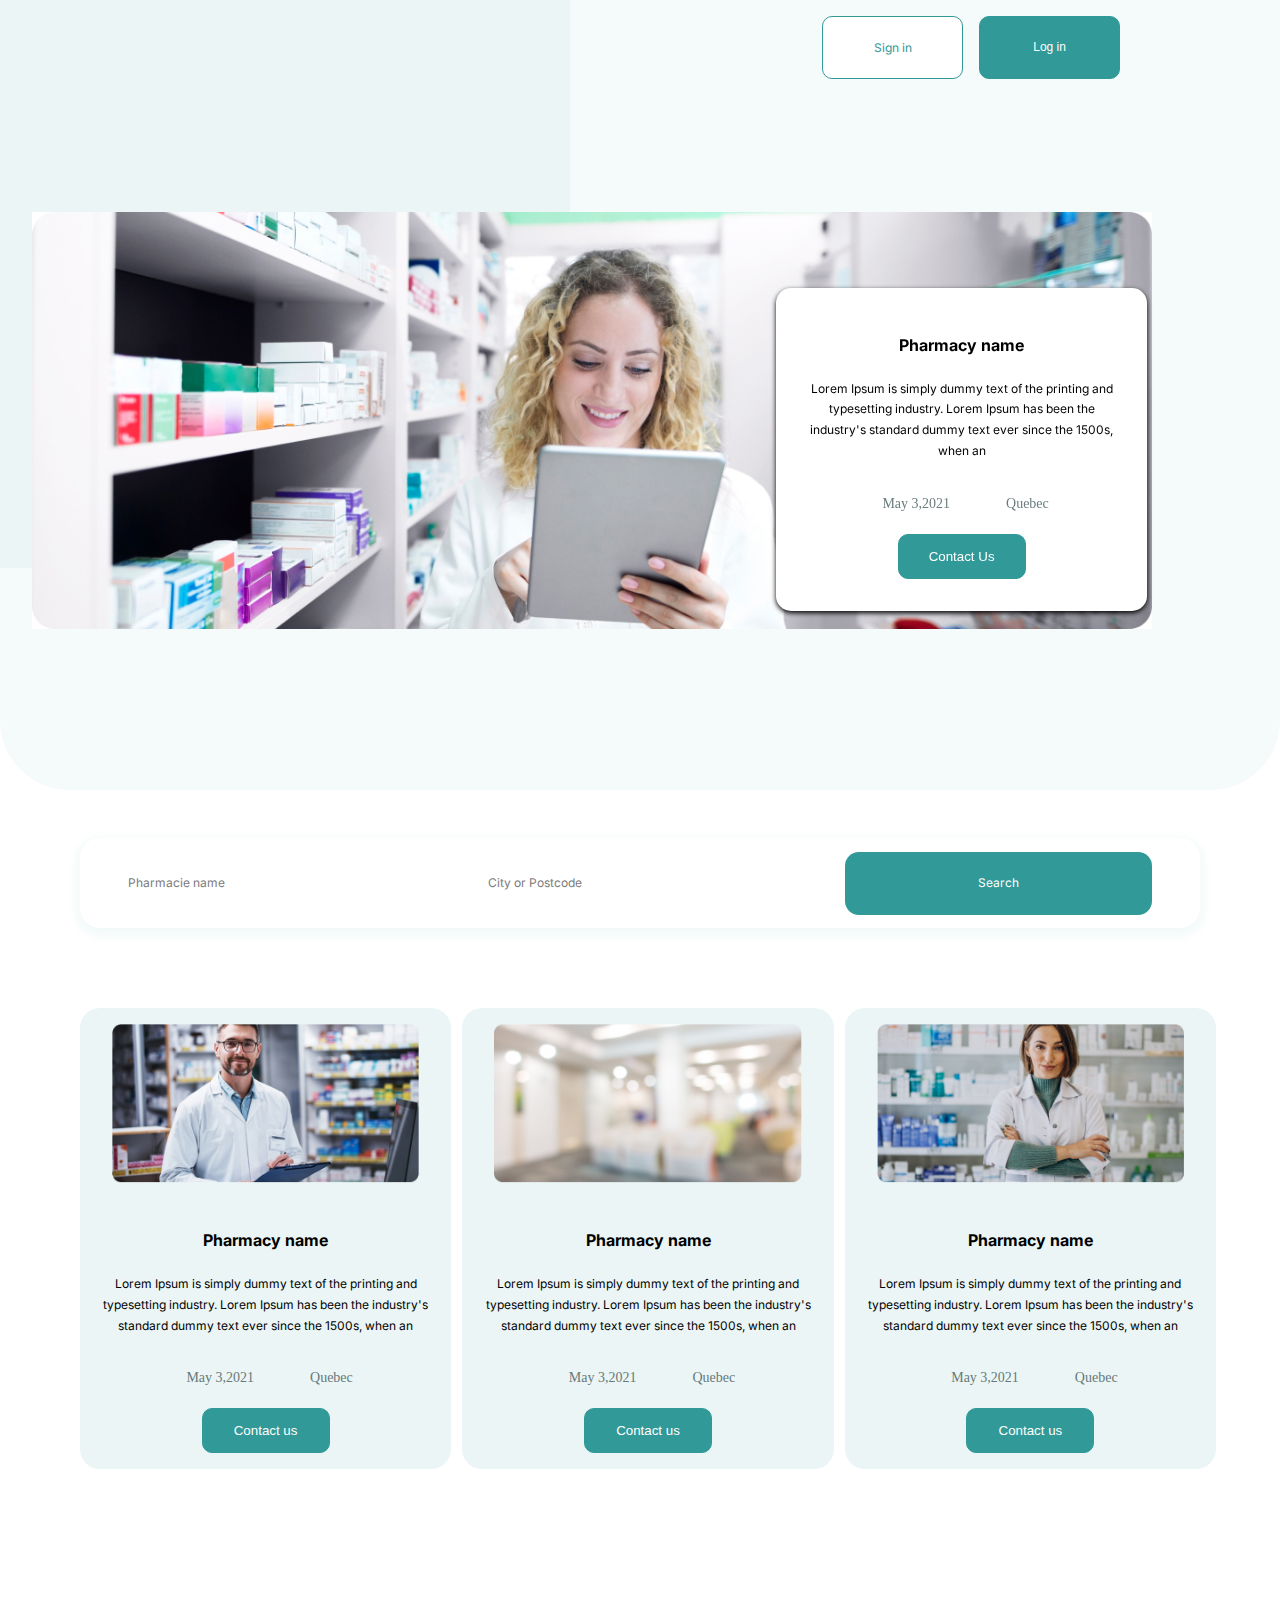
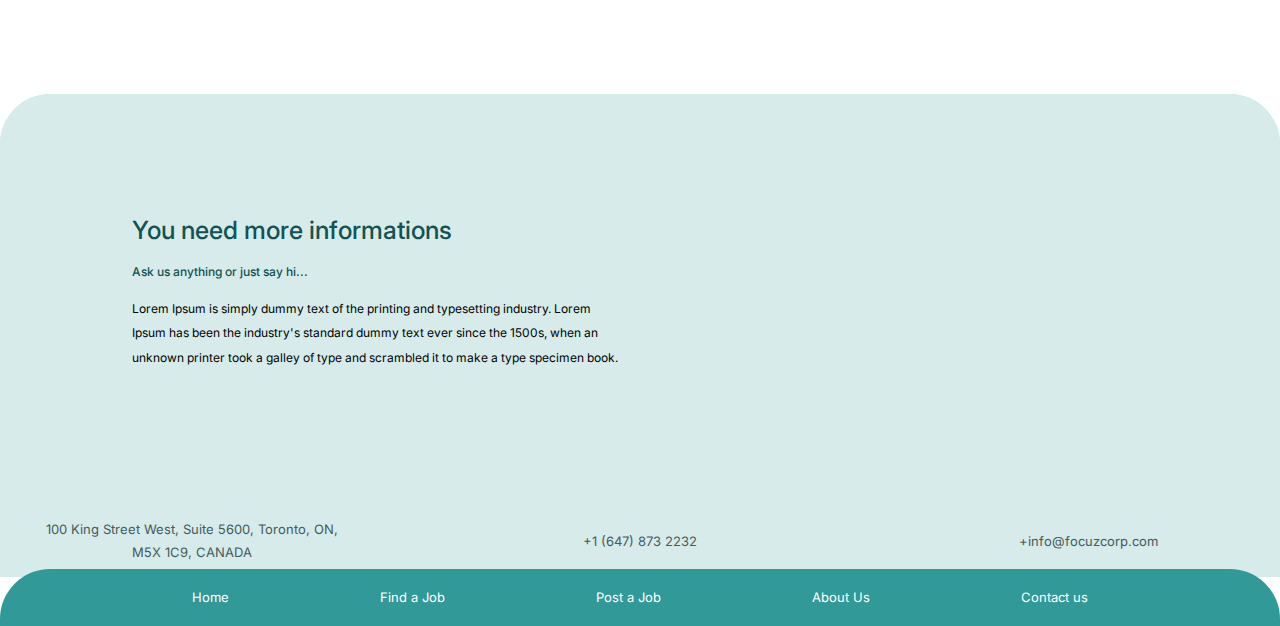
<file: index.html>
<!DOCTYPE html>
<html lang="en">

<head>
    <meta charset="UTF-8">
    <meta name="viewport" content="width=device-width, initial-scale=1.0">
    <title>focuz</title>
    <link rel="stylesheet" href="style.css">
    <link rel="preconnect" href="https://fonts.googleapis.com">
    <link rel="preconnect" href="https://fonts.gstatic.com" crossorigin>
    <link
        href="https://fonts.googleapis.com/css2?family=DM+Sans:ital,opsz,wght@0,9..40,100..1000;1,9..40,100..1000&display=swap"
        rel="stylesheet">
    <link rel="preconnect" href="https://fonts.googleapis.com">
    <link rel="preconnect" href="https://fonts.gstatic.com" crossorigin>
    <link rel="stylesheet" href="https://cdnjs.cloudflare.com/ajax/libs/font-awesome/6.5.1/css/all.min.css"
        integrity="sha512-DTOQO9RWCH3ppGqcWaEA1BIZOC6xxalwEsw9c2QQeAIftl+Vegovlnee1c9QX4TctnWMn13TZye+giMm8e2LwA=="
        crossorigin="anonymous" referrerpolicy="no-referrer" />
    <link rel="preconnect" href="https://fonts.googleapis.com">
    <link rel="preconnect" href="https://fonts.gstatic.com" crossorigin>
    <link rel="stylesheet" href="https://cdnjs.cloudflare.com/ajax/libs/font-awesome/6.5.1/css/all.min.css"
        integrity="sha512-DTOQO9RWCH3ppGqcWaEA1BIZOC6xxalwEsw9c2QQeAIftl+Vegovlnee1c9QX4TctnWMn13TZye+giMm8e2LwA=="
        crossorigin="anonymous" referrerpolicy="no-referrer" />

    <link
        href="https://fonts.googleapis.com/css2?family=Inter:wght@100..900&family=Lilita+One&family=Montserrat:ital,wght@0,100..900;1,100..900&family=Open+Sans:ital,wght@0,300..800;1,300..800&family=PT+Serif:ital,wght@0,400;0,700;1,400;1,700&family=Poppins:ital,wght@0,100;0,200;0,300;0,400;0,500;0,600;0,700;0,800;0,900;1,100;1,200;1,300;1,400;1,500;1,600;1,700;1,800;1,900&family=Roboto:ital,wght@0,100;0,300;0,400;0,500;0,700;0,900;1,100;1,300;1,400;1,500;1,700;1,900&display=swap"
        rel="stylesheet">
    <link rel="stylesheet" href="animation/dist/aos.css">

    <link
        href="https://fonts.googleapis.com/css2?family=DM+Sans:ital,opsz,wght@0,9..40,100..1000;1,9..40,100..1000&family=Mulish:ital,wght@0,200..1000;1,200..1000&display=swap"
        rel="stylesheet">
    <link rel="stylesheet" href="animation/dist/aos.css">

    <script src="animation/dist/aos.js"></script>


</head>

<body>

    <section class="container">
        <div class="biggestdiv">

            <div class="left">
                <ul>
                <li class="menu-button" onclick=showSideBar()> <a href="#"><i class="fa-solid fa-bars fa-xl fa-bounce"></i></a></li>
            </ul>
            <nav>
              

                <ul class="sidebar">
               
                    <li class=""> <a href="index.html">Home</a></li>
                    <li class=""> <a href="#">Find a job</a></li>
                    <li class=""> <a href="#">Post a job</a></li>
                    <li class=""> <a href="#">About us</a></li>
                    <li class=""> <a href="#locate">Contact us</a></li>
                    <div class="close11">
                        <li onclick=closeSideBar()> <a href="#"><i class="fa-solid fa-xmark fa-xl "></i></a></li>
        
                     </div>
                </ul>
                 </nav> 
            </div>
                 

            <div class="right">
                <button class="login" > <a href="signup.html">Sign in</a></button>
                <button class="signup"><a href="login.html">Log in</a></button>

            </div>


            <div class="middle">
                <div class="text"  data-aos="zoom-in-down" data-aos-duration="600">
                    <h1 class="pharmacy">Pharmacy name</h1>
                    <p class="Lorem">Lorem Ipsum is simply dummy text of the printing and typesetting industry. Lorem
                        Ipsum has been the industry's standard dummy text ever since the 1500s, when an</p>
                    <div class=datebox>

                        
                       <div class="db">
                        <p><i class="fa-solid fa-clock fa-sm" style="color: #455c5c;"></i></p>
                        <p class="date">May 3,2021</p>
                       </div> 
                      
<div class="lb">
    <p><i class="fa-solid fa-location-dot fa-sm" style="color: #455c5c;"></i></p>
    <p class="location">Quebec</p>
</div>
                        
                    </div>

                    <div> <button  class="button"> <a href="#locate">Contact Us</a></button></div>

                </div>


            </div>
        </div>


    </section>


    <section id="" class="searchbg">
        <div class="searchbox">
            <div class="pn">
                <span><i class="fa-solid fa-magnifying-glass fa-sm" style="color: #319998;"></i></span> Pharmacie name
            </div>
            <div class="pn">
                <span><i class="fa-solid fa-location-dot fa-sm" style="color: #319998;"></i></span>
                City or Postcode
            </div>
            <div class="search">
                <span><i class="fa-solid fa-magnifying-glass fa-sm" style="color: #fff;"></i></span>
                Search
            </div>


        </div>

    </section>



    <section class="carasoul">
        <div class="caro">
            <div class="slide1">
                <img class="image" src="img/Rectangle 56.png" alt="">
                <div class="check"> 
                    <p><i class="fa-regular fa-circle-dot fa-bounce" style="color: #319998;"></i></p>
                    <p><i class="fa-regular fa-circle-dot fa-bounce" style="color:#455C5C;"></i></p>
                    <p><i class="fa-regular fa-circle-dot fa-bounce" style="color:#455C5C;"></i></p>
                    <p><i class="fa-regular fa-circle-dot fa-bounce" style="color: #455C5C;"></i></p>
                </div>
                <h1 class="pharmacy">Pharmacy name</h1>
                <p class="Lorem">Lorem Ipsum is simply dummy text of the printing and typesetting industry. Lorem Ipsum
                    has been the industry's standard dummy text ever since the 1500s, when an</p>
                    <div class=datebox>

                        
                        <div class="db">
                         <p><i class="fa-solid fa-clock fa-lg" style="color: #455c5c;"></i></p>
                         <p class="date">May 3,2021</p>
                        </div> 
                       
 <div class="lb">
     <p><i class="fa-solid fa-location-dot fa-lg" style="color: #455c5c;"></i></p>
     <p class="location">Quebec</p>
 </div>
                         
                     </div>
                <div > <button class="button"> Contact us</button></div>

            </div>




            <div class="slide1">
                <img class="image" src="img/Rectangle 56 (1).png" alt="">
                <div class="check"> 
                    <p><i class="fa-regular fa-circle-dot fa-bounce" style="color: #319998;"></i></p>
                    <p><i class="fa-regular fa-circle-dot fa-bounce" style="color:#455C5C;"></i></p>
                    <p><i class="fa-regular fa-circle-dot fa-bounce" style="color:#455C5C;"></i></p>
                    <p><i class="fa-regular fa-circle-dot fa-bounce" style="color: #455C5C;"></i></p>
                </div>
                <h1 class="pharmacy">Pharmacy name</h1>
                <p class="Lorem">Lorem Ipsum is simply dummy text of the printing and typesetting industry. Lorem Ipsum
                    has been the industry's standard dummy text ever since the 1500s, when an</p>
                    <div class=datebox>

                        
                        <div class="db">
                         <p><i class="fa-solid fa-clock fa-sm" style="color: #455C5C;"></i></p>
                         <p class="date">May 3,2021</p>
                        </div> 
                       
 <div class="lb">
     <p><i class="fa-solid fa-location-dot fa-sm" style="color: #455c5c;"></i></p>
     <p class="location">Quebec</p>
 </div>
                         
                     </div>

                <div> <button class="button"> Contact us</button></div>

            </div>



            <div class="slide1">
                <img class="image" src="img/Rectangle 56 (2).png" alt="">
                <div class="check"> 
                    <p><i class="fa-regular fa-circle-dot fa-bounce" style="color: #319998;"></i></p>
                    <p><i class="fa-regular fa-circle-dot fa-bounce" style="color:#455C5C;"></i></p>
                    <p><i class="fa-regular fa-circle-dot fa-bounce" style="color:#455C5C;"></i></p>
                    <p><i class="fa-regular fa-circle-dot fa-bounce" style="color: #455C5C;"></i></p>
                </div>
                    
                <h1 class="pharmacy">Pharmacy name</h1>
               
<!-- 
                    <input type="radio">
                    <input type="radio">
                    <input type="radio">
                    <input type="radio"> -->

                <p class="Lorem">Lorem Ipsum is simply dummy text of the printing and typesetting industry. Lorem Ipsum
                    has been the industry's standard dummy text ever since the 1500s, when an</p>
                    <div class=datebox>

                        
                        <div class="db">
                         <p><i class="fa-solid fa-clock fa-sm" style="color: #455c5c;"></i></p>
                         <p class="date">May 3,2021</p>
                        </div> 
                       
 <div class="lb">
     <p><i class="fa-solid fa-location-dot fa-sm" style="color: #455c5c;"></i></p>
     <p class="location">Quebec</p>
 </div>
                         
                     </div>

                <div > <button class="button"> Contact us</button></div>
            </div>

        </div>
        </div>


    </section>

    
    <div class="load" data-aos="zoom-in-down" data-aos-duration="800">Load more</div>



    
    <section class="information" id="inf">
        <div class="container3">
            <div class="left3">
                <h1 class="he1">You need more informations</h1>
                <h6 class="he6">Ask us anything or just say hi...</h6>
                <p class="paragraph">Lorem Ipsum is simply dummy text of the printing and typesetting industry. Lorem
                    Ipsum has been the industry's standard dummy text ever since the 1500s, when an unknown printer took
                    a galley of type and scrambled it to make a type specimen book.</p>
            </div>
            <div class="right3"  data-aos="fade-in-down" data-aos-duration="1000">

                <div class="name3">
                    <label for="email" id="rp">Name</label>
                    <label for="email" id="rp">Email</label>

                </div>

                <div class="email3">
                    <input class="p" value="Victoria Doe" >

                    <input type="email" class="em3" value="example@yourmail.com">
                </div>
                <div class="tex">
                    <p>Message</p>
                    <input type="text" class="t" value="Victoria Doe">
    
                </div>
               
        <button class="send"  cl ><i class="fa-solid fa-arrow-right fa-sm" style="color: #ffffff;"></i> Send</button>

            </div>




        </div>


        </div>
        <div class="location3" id="locate">
            <div class="location2">
                <p><i class="fa-solid fa-location-dot fa-lg" style="color: #319998;"></i></p>
                <p>100 King Street West, Suite 5600, Toronto, ON, M5X 1C9, CANADA

                </p>
            </div>
            <div class="phone">
                <p><i class="fa-solid fa-phone-volume fa-lg" style="color: #319998;"></i></p>
                <p>+1 (647) 873 2232
                </p>
            </div>
            <div class="mail">
                <p><i class="fa-solid fa-envelope fa-lg" style="color: #319998;"></i></p>
                <p>+info@focuzcorp.com
                </p>
            </div>
        </div>
    </section>

    <section>
        <div class="footer">
            <ul>
                <li> <a href="">Home</a></li>
                <li> <a href="">Find a Job</a></li>
                <li> <a href="">Post a Job</a></li>
                <li> <a href="">About Us</a></li>
                <li> <a href="">Contact us</a></li>


            </ul>


        </div>
    </section>

    <script>
        AOS.init({
        easing:'ease-in-out-sine'
    });

                    function showSideBar(){
                        const sidebar= document.querySelector('.sidebar ')
                        sidebar.style.display='flex'
                    }

                    
    function closeSideBar(){
        const sidebar= document.querySelector('.sidebar ')
        sidebar.style.display='none'
    }
                
    </script>
</body>

</body>

</html>
</file>
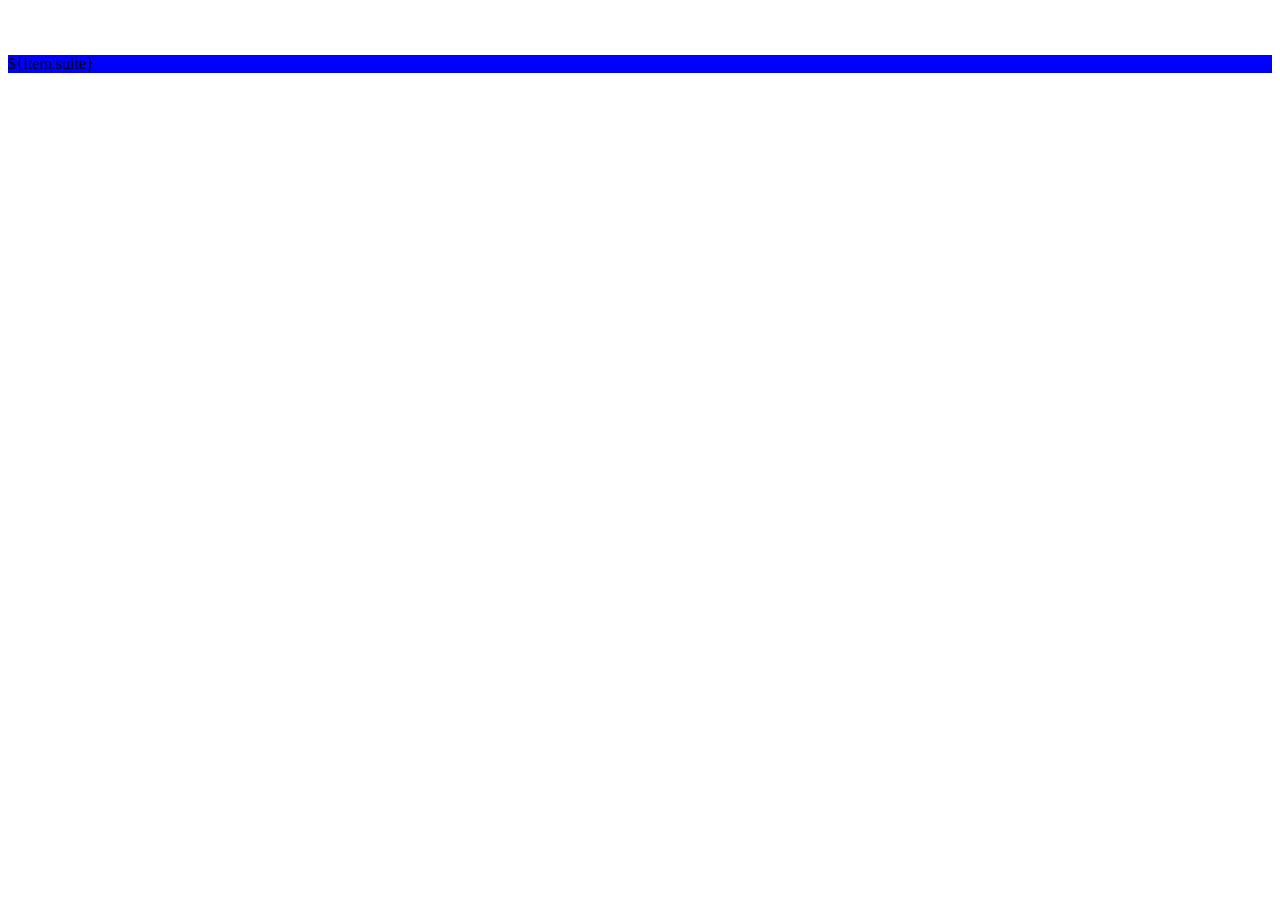
<file: api/index.html>
<!DOCTYPE html>
<html lang="en">
<head>
    <meta charset="UTF-8">
    <meta name="viewport" content="width=device-width, initial-scale=1.0">
    <title>Document</title>
</head>
<style>
p{
  display: block;
  background-color: blue;
}
</style>
<body>
   <h1 id="user-name"></h1>
   <h2 id="user-email"></h2>
   <h3 id="user-city"></h3>
   <p class="user-street"></p>
   <p id="user-suite"></p>
    <small id="user-website"></small>
    <p id="user-company"></p>
<img id="photos" >

<p id="title">
  ${item.suite}
</p>

    

    <script>
         fetch('https://jsonplaceholder.typicode.com/users/10')
   .then(response => console.log(response.json()))
  .catch(error => console.log(error));

 fetch('https://jsonplaceholder.typicode.com/users/10')
   .then(response => response.json())
   .then(data => {
     console.log(data)
     document.getElementById('user-name').textContent=data.name;
     document.getElementById('user-email').textContent=data.email;
     document.getElementById('user-suite').textContent=data.address.suite;
     document.getElementById('user-company').textContent=data.company.name;
    document.getElementById('user-company').textContent=data.company;



}
 )


 fetch('https://jsonplaceholder.typicode.com/photos/1')
  .then(response => response.json())
  .then(data => {
document.getElementById('photos').src=data.url

  })


  fetch('https://jsonplaceholder.typicode.com/photos/3')
  .then(response => response.json())
   .then(data => {
document.getElementById('photos').src=data.url
//  document.getElementById('title').textContent=data.title;
   })
const apiUrl= 'https://jsonplaceholder.typicode.com/users';
const numberOfItems = 10;
function myFunction(item, index, arr) {
  arr[index] += item + '<p>';
}

  fetch(`${apiUrl}?_start=0&_limit=${numberOfItems}`)
  .then(response => response.json())
  .then(data =>{console.log(data)
   const suite =data.map(data=>data.address.suite)
    console.log(suite);
    data.array.forEach(myFunction);
    document.getElementById('title').textContent=suite
  })
 
  // console.log(titles)
  // const address=data.map(items=>items.name)})
  
  // consoluitee.log(address)

  .catch(error => console.error('Error fetching data;',error));

</script>
</body>
</html>
</file>
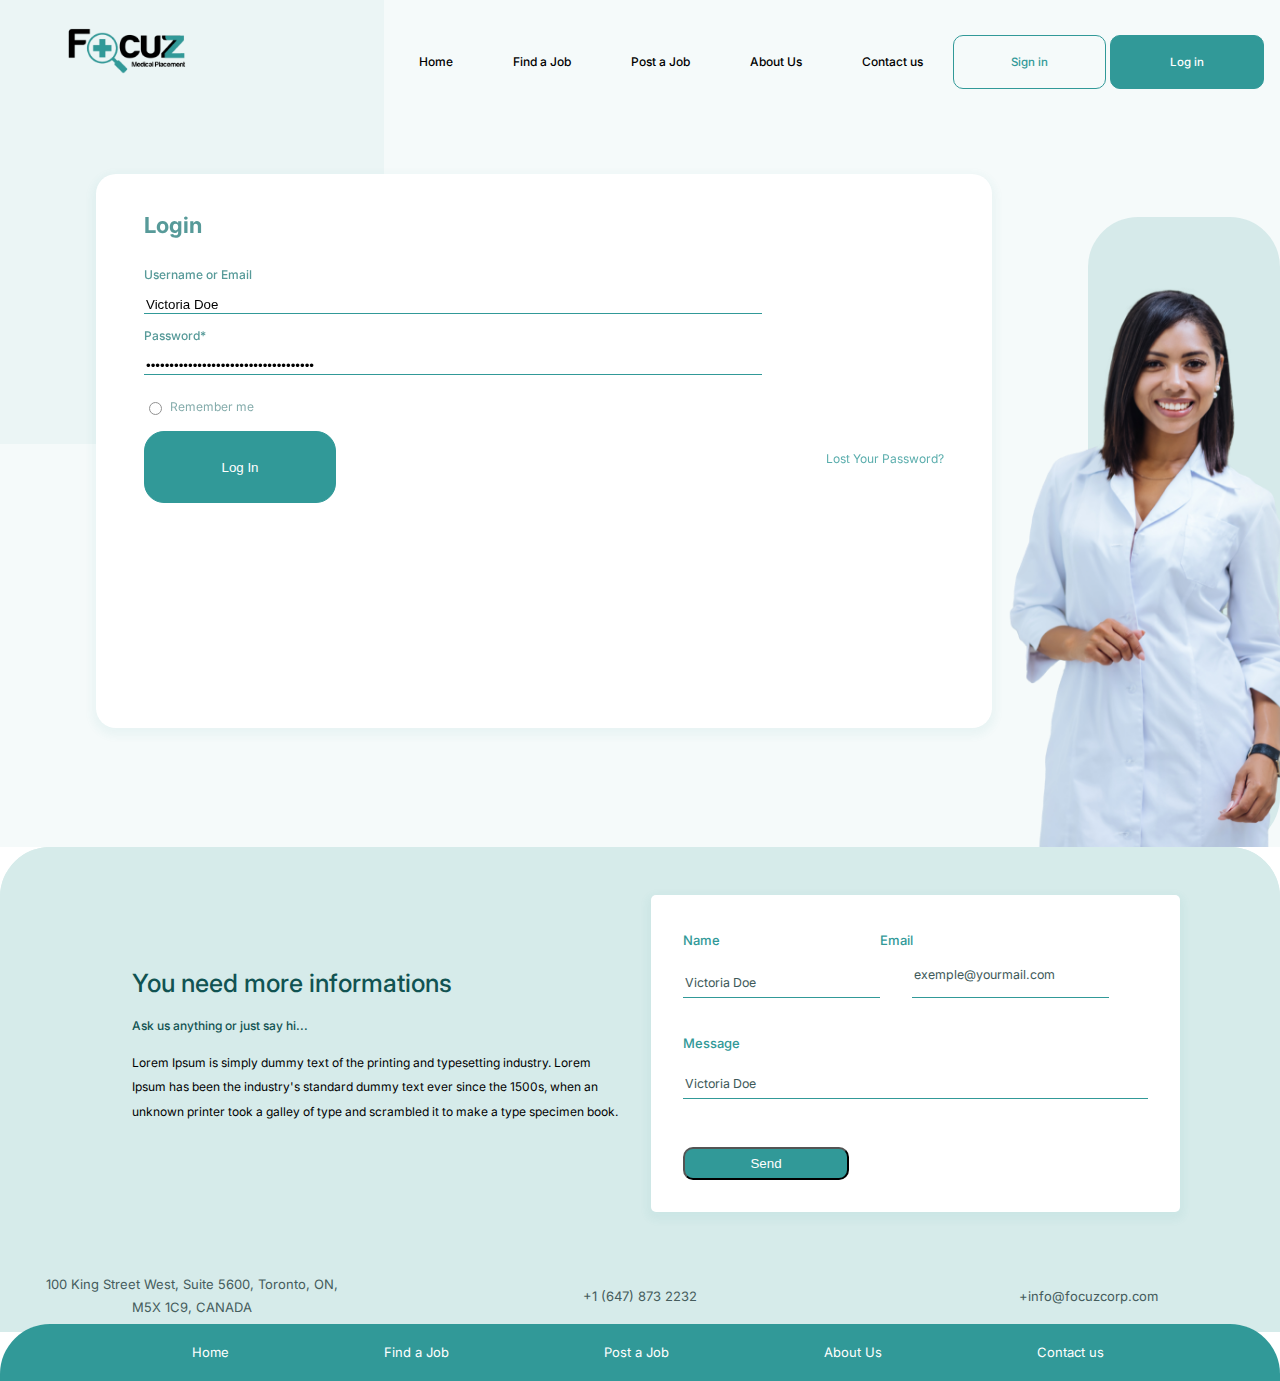
<file: login.html>
<!DOCTYPE html>
<html lang="en">
<head>
    <meta charset="UTF-8">
    <meta name="viewport" content="width=device-width, initial-scale=1.0">
    <title>Document</title>
    <link rel="stylesheet" href="login.css">
    <link rel="preconnect" href="https://fonts.googleapis.com">
    <link rel="preconnect" href="https://fonts.gstatic.com" crossorigin>
    <link
        href="https://fonts.googleapis.com/css2?family=DM+Sans:ital,opsz,wght@0,9..40,100..1000;1,9..40,100..1000&display=swap"
        rel="stylesheet">
    <link rel="preconnect" href="https://fonts.googleapis.com">
    <link rel="preconnect" href="https://fonts.gstatic.com" crossorigin>
    <link rel="stylesheet" href="https://cdnjs.cloudflare.com/ajax/libs/font-awesome/6.5.1/css/all.min.css"
        integrity="sha512-DTOQO9RWCH3ppGqcWaEA1BIZOC6xxalwEsw9c2QQeAIftl+Vegovlnee1c9QX4TctnWMn13TZye+giMm8e2LwA=="
        crossorigin="anonymous" referrerpolicy="no-referrer" />
    <link rel="preconnect" href="https://fonts.googleapis.com">
    <link rel="preconnect" href="https://fonts.gstatic.com" crossorigin>
    <link rel="stylesheet" href="https://cdnjs.cloudflare.com/ajax/libs/font-awesome/6.5.1/css/all.min.css"
        integrity="sha512-DTOQO9RWCH3ppGqcWaEA1BIZOC6xxalwEsw9c2QQeAIftl+Vegovlnee1c9QX4TctnWMn13TZye+giMm8e2LwA=="
        crossorigin="anonymous" referrerpolicy="no-referrer" />

    <link
        href="https://fonts.googleapis.com/css2?family=Inter:wght@100..900&family=Lilita+One&family=Montserrat:ital,wght@0,100..900;1,100..900&family=Open+Sans:ital,wght@0,300..800;1,300..800&family=PT+Serif:ital,wght@0,400;0,700;1,400;1,700&family=Poppins:ital,wght@0,100;0,200;0,300;0,400;0,500;0,600;0,700;0,800;0,900;1,100;1,200;1,300;1,400;1,500;1,600;1,700;1,800;1,900&family=Roboto:ital,wght@0,100;0,300;0,400;0,500;0,700;0,900;1,100;1,300;1,400;1,500;1,700;1,900&display=swap"
        rel="stylesheet">
    <link rel="stylesheet" href="animation/dist/aos.css">

    <link
        href="https://fonts.googleapis.com/css2?family=DM+Sans:ital,opsz,wght@0,9..40,100..1000;1,9..40,100..1000&family=Mulish:ital,wght@0,200..1000;1,200..1000&display=swap"
        rel="stylesheet">
        <script src="animation/dist/aos.js"></script>

    
</head>
<body>
<section class="container1">
    <div class="containers">

        <div class="middle"><img src="img/1548710643545-1-e1548893737686 1.png" alt="" class="logo">
           
        
        </div>
        <nav>

            
        <ul class="sidebar">
    <li onclick=closeSideBar()> <a href="#"><i class="fa-solid fa-xmark fa-xl fa-bounce"></i></a></li>
            <li class="home" > <a href="index.html" class="home">Home</a></li>
            <li> <a href="">Find a Job</a></li>
            <li> <a href="">Post  a Job</a></li>
            <li> <a href="">About Us</a></li>
            <li> <a href="">Contact us</a></li>
            
        </ul>
        <ul class="menuu">
            <li  class="hideonmobile"> <a href="index.html" class="home">Home</a></li>
            <li  class="hideonmobile"> <a href="">Find a Job</a></li>
            <li  class="hideonmobile"> <a href="">Post  a Job</a></li>
            <li  class="hideonmobile"> <a href="">About Us</a></li>
            <li  class="hideonmobile"> <a href="">Contact us</a></li>
    <li class="menu-button" onclick=showSideBar()> <a href="#"><i class="fa-solid fa-bars fa-xl"></i></a></li>

    <div class="right1">
        <button class="login" > <a href="signup.html">Sign in</a></button>
        <button class="signup"><a href="login.html">Log in</a></button>

    </div> 
        </ul>
    </div>

    
   
</nav>
</div>


<div class="container">
    <div class="middle" >
        
    </div>
    <div class="left" data-aos="zoom-in-left" data-aos-duration="800">
        <div class="emailbox"  data-aos="fade-in-down" data-aos-duration="1000">
            <h1 class="li">Login</h1>
            <div class="email">
                <label for="email" class="p3">Username or Email</label>
              <div class="user">   <input type="email" class="e3" value="Victoria Doe">
           <span class="person"><i class="fa-solid fa-user fa-sm" style="color: #319998;"></i></span>
        </div>

            </div>

            <div class="password">
                <label for="password" class="p3">Password*</label>
             <div class="user">   <input type="password" class="e3" value="....................................">
           <span class="person"><i class="fa-solid fa-lock fa-sm" style="color: #319998;"></i>

            </div>
                        </div>

         <div class="rb">
             <input type="radio" name="" id="" class="radio">
             <p>Remember me</p>
         </div>

         <div class="logbox">
            <button class="login2">Log In</button>
            <p class="lost"><a href="">Lost Your Password?</a></p>
         </div>
        </div>

        <div>

        </div>
    </div>
    <div class="right">
    
    </div>
</div>




</section>


    <img data-aos="zoom-in-up" data-aos-duration="800" class="young2" src="img/young-worker-delighted-brunette-girl-demonstrating-her-smile-while-meeting-clients 1.png" >



       
    
    <section class="information">
        <div class="container3">
            <div class="left3">
                <h1 class="he1">You need more informations</h1>
                <h6 class="he6">Ask us anything or just say hi...</h6>
                <p class="paragraph">Lorem Ipsum is simply dummy text of the printing and typesetting industry. Lorem
                    Ipsum has been the industry's standard dummy text ever since the 1500s, when an unknown printer took
                    a galley of type and scrambled it to make a type specimen book.</p>
            </div>
            <div class="right3">

                <div class="name3">
                    <label for="email" id="rp">Name</label>
                    <label for="email" id="rp5">Email</label>

                </div>

                <div class="email3">
                    <input class="p" value="Victoria Doe" >

                    <input type="email" class="em3" value="exemple@yourmail.com">
                </div>
                <div class="tex">
                    <p>Message</p>
                    <input type="text" class="t" value="Victoria Doe">
    
                </div>
               
        <button class="send"  cl ><i class="fa-solid fa-arrow-right fa-sm" style="color: #ffffff;"></i> Send</button>

            </div>




        </div>


        </div>
        <div class="location3">
            <div class="location2">
                <p><i class="fa-solid fa-location-dot fa-lg" style="color: #319998;"></i></p>
                <p>100 King Street West, Suite 5600, Toronto, ON, M5X 1C9, CANADA

                </p>
            </div>
            <div class="phone">
                <p><i class="fa-solid fa-phone-volume fa-lg" style="color: #319998;"></i></p>
                <p>+1 (647) 873 2232
                </p>
            </div>
            <div class="mail">
                <p><i class="fa-solid fa-envelope fa-lg" style="color: #319998;"></i></p>
                <p>+info@focuzcorp.com
                </p>
            </div>
        </div>
    </section>

    <section>
        <div class="footer">
            <ul>
                <li> <a href="">Home</a></li>
                <li> <a href="">Find a Job</a></li>
                <li> <a href="">Post a Job</a></li>
                <li> <a href="">About Us</a></li>
                <li> <a href="">Contact us</a></li>


            </ul>


        </div>
    </section>

    <script>
         function showSideBar(){
        const sidebar= document.querySelector('.sidebar ')
        sidebar.style.display='flex'
    }

    function closeSideBar(){
        const sidebar= document.querySelector('.sidebar ')
        sidebar.style.display='none'
    }

    
    AOS.init({
        easing:'ease-in-out-sine'
    });
    </script>
</body>
</html>
</file>
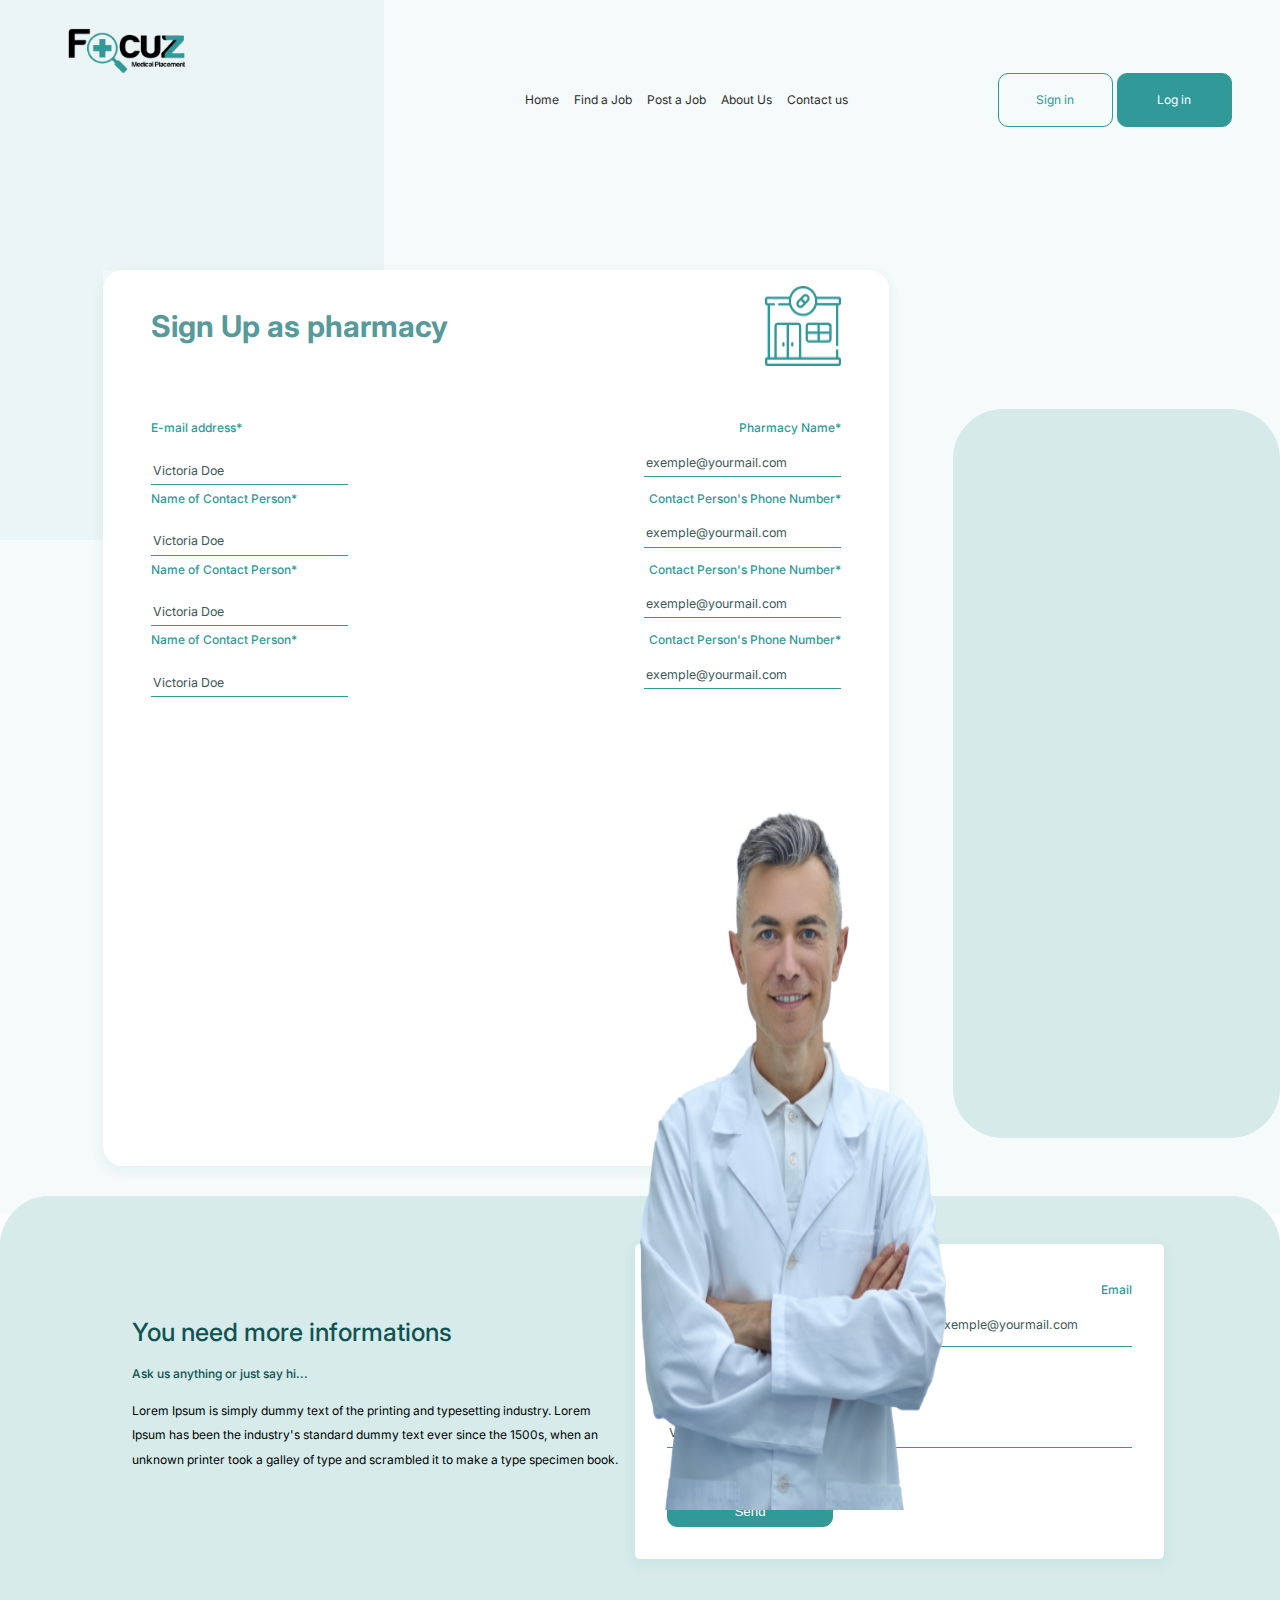
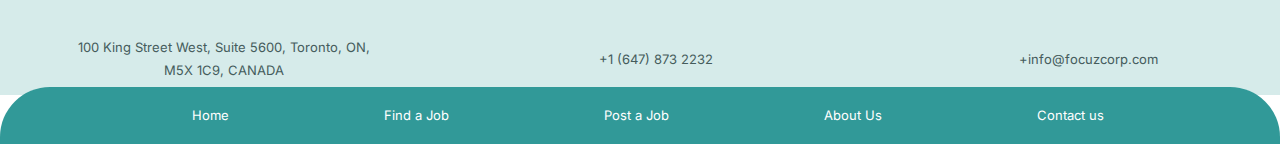
<file: signin.html>
<!DOCTYPE html>
<html lang="en">
<head>
    <meta charset="UTF-8">
    <meta name="viewport" content="width=device-width, initial-scale=1.0">
    <title>Document</title>
    <link rel="stylesheet" href="signin.css">
    <link rel="preconnect" href="https://fonts.googleapis.com">
    <link rel="preconnect" href="https://fonts.gstatic.com" crossorigin>
    <link
        href="https://fonts.googleapis.com/css2?family=DM+Sans:ital,opsz,wght@0,9..40,100..1000;1,9..40,100..1000&display=swap"
        rel="stylesheet">
    <link rel="preconnect" href="https://fonts.googleapis.com">
    <link rel="preconnect" href="https://fonts.gstatic.com" crossorigin>
    <link rel="stylesheet" href="https://cdnjs.cloudflare.com/ajax/libs/font-awesome/6.5.1/css/all.min.css"
        integrity="sha512-DTOQO9RWCH3ppGqcWaEA1BIZOC6xxalwEsw9c2QQeAIftl+Vegovlnee1c9QX4TctnWMn13TZye+giMm8e2LwA=="
        crossorigin="anonymous" referrerpolicy="no-referrer" />
    <link rel="preconnect" href="https://fonts.googleapis.com">
    <link rel="preconnect" href="https://fonts.gstatic.com" crossorigin>
    <link rel="stylesheet" href="https://cdnjs.cloudflare.com/ajax/libs/font-awesome/6.5.1/css/all.min.css"
        integrity="sha512-DTOQO9RWCH3ppGqcWaEA1BIZOC6xxalwEsw9c2QQeAIftl+Vegovlnee1c9QX4TctnWMn13TZye+giMm8e2LwA=="
        crossorigin="anonymous" referrerpolicy="no-referrer" />

    <link
        href="https://fonts.googleapis.com/css2?family=Inter:wght@100..900&family=Lilita+One&family=Montserrat:ital,wght@0,100..900;1,100..900&family=Open+Sans:ital,wght@0,300..800;1,300..800&family=PT+Serif:ital,wght@0,400;0,700;1,400;1,700&family=Poppins:ital,wght@0,100;0,200;0,300;0,400;0,500;0,600;0,700;0,800;0,900;1,100;1,200;1,300;1,400;1,500;1,600;1,700;1,800;1,900&family=Roboto:ital,wght@0,100;0,300;0,400;0,500;0,700;0,900;1,100;1,300;1,400;1,500;1,700;1,900&display=swap"
        rel="stylesheet">
    <link rel="stylesheet" href="animation/dist/aos.css">

    <link
        href="https://fonts.googleapis.com/css2?family=DM+Sans:ital,opsz,wght@0,9..40,100..1000;1,9..40,100..1000&family=Mulish:ital,wght@0,200..1000;1,200..1000&display=swap"
        rel="stylesheet">
        <link rel="preconnect" href="https://fonts.googleapis.com">
        <link rel="preconnect" href="https://fonts.gstatic.com" crossorigin>
        <link href="https://fonts.googleapis.com/css2?family=Inter:wght@100..900&family=Lilita+One&family=Montserrat:ital,wght@0,100..900;1,100..900&family=Open+Sans:ital,wght@0,300..800;1,300..800&family=PT+Serif:ital,wght@0,400;0,700;1,400;1,700&family=Poppins:ital,wght@0,100;0,200;0,300;0,400;0,500;0,600;0,700;0,800;0,900;1,100;1,200;1,300;1,400;1,500;1,600;1,700;1,800;1,900&family=Roboto:ital,wght@0,100;0,300;0,400;0,500;0,700;0,900;1,100;1,300;1,400;1,500;1,700;1,900&display=swap" rel="stylesheet">
    
</head>
<body>
<section class="container1">
    <nav>
        <div class="middle"><img src="img/1548710643545-1-e1548893737686 1.png" alt="" class="logo">
           
        
        </div>

        <div class="navbox">
        <ul>
            <li class="home" > <a href="index.html" class="home">Home</a></li>
            <li> <a href="">Find a Job</a></li>
            <li> <a href="">Post  a Job</a></li>
            <li> <a href="">About Us</a></li>
            <li> <a href="">Contact us</a></li>
            
        </ul>
    </div>

    
    <div class="right1">
        <button class="login" > <a href="signup.html">Sign in</a></button>
        <button class="signup"><a href="login.html">Log in</a></button>

    </div>
</nav>

<div class="container">
    <div class="middle">
        
    </div>
    <div class="left">
        <div class="emailbox">
            
                <div class="pharmacist">
                
                  
                    <h1 class="li">Sign Up as pharmacy</h1>
                    <img src="img/Frame.png" alt="" class="frame" >
                    
        </div>

        <div class="name3">
            <label for="email" id="rp">E-mail address*</label>
            <label for="email" id="rp">Pharmacy Name*</label>

        </div>

        <div class="email3">
            <input class="p" value="Victoria Doe" >

            <input type="email" class="em3" value="exemple@yourmail.com">
        </div>

        <div class="name3">
            <label for="email" id="rp">Name of Contact Person*</label>
            <label for="email" id="rp">Contact Person's Phone Number*</label>

        </div>

        

        <div class="email3">
            <input class="p" value="Victoria Doe" >

            <input type="email" class="em3" value="exemple@yourmail.com">
        </div>


        <div class="name3">
            <label for="select" id="rp">Name of Contact Person*</label>
            <label for="select" id="rp">Contact Person's Phone Number*</label>

        </div>

        
        <div class="email3">
            <input class="p" value="Victoria Doe" >

            <input type="email" class="em3" value="exemple@yourmail.com">
        </div>


        <div class="name3">
            <label for="select" id="rp">Name of Contact Person*</label>
            <label for="select" id="rp">Contact Person's Phone Number*</label>

        </div>

        <div class="email3">
            <input class="p" value="Victoria Doe" >

            <input type="email" class="em3" value="exemple@yourmail.com">
        </div>


      


        
        

        
        </div>

          
            </div>

           

    <div class="right">
    
    </div>
</div>




</section>


    <img class="young2" src="img/Arrière-plan copie 1.png">



       
    
    <section class="information">
        <div class="container3">
            <div class="left3">
                <h1 class="he1">You need more informations</h1>
                <h6 class="he6">Ask us anything or just say hi...</h6>
                <p class="paragraph">Lorem Ipsum is simply dummy text of the printing and typesetting industry. Lorem
                    Ipsum has been the industry's standard dummy text ever since the 1500s, when an unknown printer took
                    a galley of type and scrambled it to make a type specimen book.</p>
            </div>
            <div class="right3">

                <div class="name3">
                    <label for="email" id="rp">Name</label>
                    <label for="email" id="rp">Email</label>

                </div>

                <div class="email4">
                    <input class="p" value="Victoria Doe" >

                    <input type="email" class="em4" value="exemple@yourmail.com">
                </div>
                <div class="tex">
                    <p>Message</p>
                    <input type="text" class="te" value="Victoria Doe">
    
                </div>
               
        <button class="send"  cl ><i class="fa-solid fa-arrow-right fa-sm" style="color: #ffffff;"></i> Send</button>

            </div>




        </div>


        </div>
        <div class="location3">
            <div class="location2">
                <p><i class="fa-solid fa-location-dot fa-xl" style="color: #319998;"></i></p>
                <p>100 King Street West, Suite 5600, Toronto, ON, M5X 1C9, CANADA

                </p>
            </div>
            <div class="phone">
                <p><i class="fa-solid fa-phone-volume fa-xl" style="color: #319998;"></i></p>
                <p>+1 (647) 873 2232
                </p>
            </div>
            <div class="mail">
                <p><i class="fa-solid fa-envelope fa-2xl" style="color: #319998;"></i></p>
                <p>+info@focuzcorp.com
                </p>
            </div>
        </div>
    </section>

    <section>
        <div class="footer">
            <ul>
                <li> <a href="">Home</a></li>
                <li> <a href="">Find a Job</a></li>
                <li> <a href="">Post a Job</a></li>
                <li> <a href="">About Us</a></li>
                <li> <a href="">Contact us</a></li>


            </ul>


        </div>
    </section>
</body>
</html>
</file>
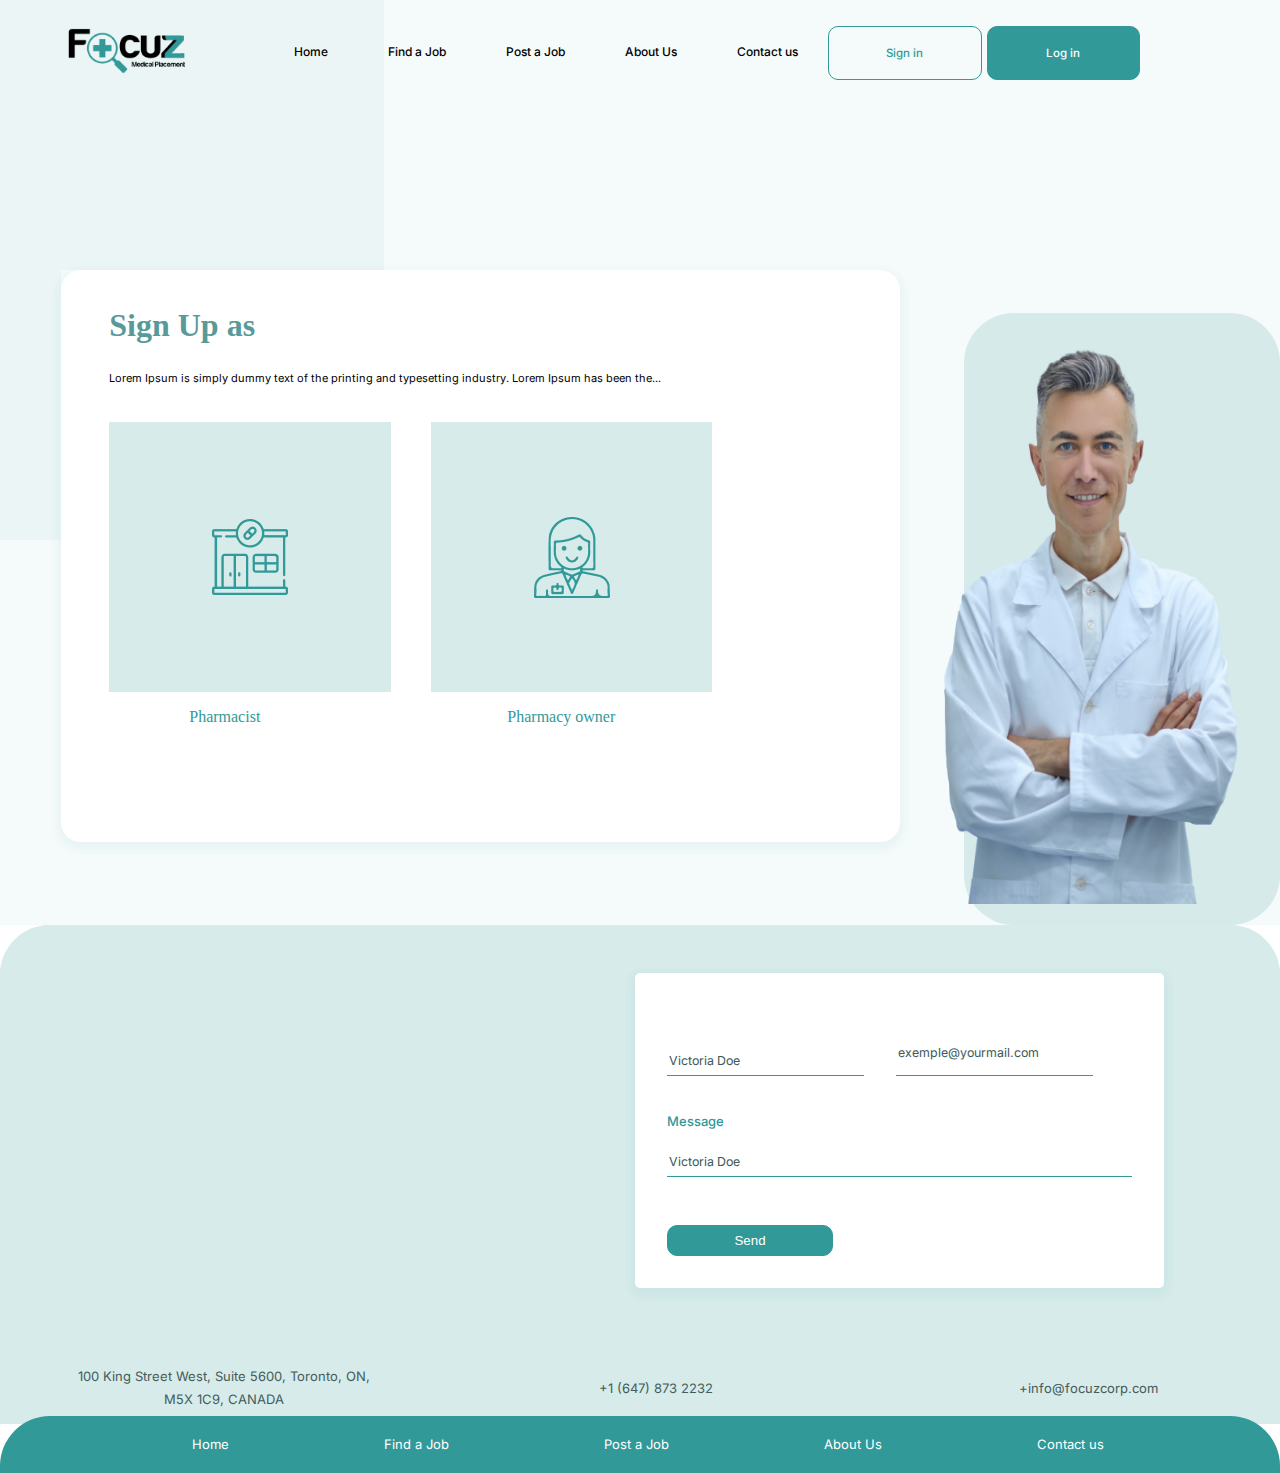
<file: signup.html>
<!DOCTYPE html>
<html lang="en">
<head>
    <meta charset="UTF-8">
    <meta name="viewport" content="width=device-width, initial-scale=1.0">
    <title>Document</title>
    <link rel="stylesheet" href="signup.css">
    <link rel="preconnect" href="https://fonts.googleapis.com">
    <link rel="preconnect" href="https://fonts.gstatic.com" crossorigin>
    <link
        href="https://fonts.googleapis.com/css2?family=DM+Sans:ital,opsz,wght@0,9..40,100..1000;1,9..40,100..1000&display=swap"
        rel="stylesheet">
    <link rel="preconnect" href="https://fonts.googleapis.com">
    <link rel="preconnect" href="https://fonts.gstatic.com" crossorigin>
    <link rel="stylesheet" href="https://cdnjs.cloudflare.com/ajax/libs/font-awesome/6.5.1/css/all.min.css"
        integrity="sha512-DTOQO9RWCH3ppGqcWaEA1BIZOC6xxalwEsw9c2QQeAIftl+Vegovlnee1c9QX4TctnWMn13TZye+giMm8e2LwA=="
        crossorigin="anonymous" referrerpolicy="no-referrer" />
    <link rel="preconnect" href="https://fonts.googleapis.com">
    <link rel="preconnect" href="https://fonts.gstatic.com" crossorigin>
    <link rel="stylesheet" href="https://cdnjs.cloudflare.com/ajax/libs/font-awesome/6.5.1/css/all.min.css"
        integrity="sha512-DTOQO9RWCH3ppGqcWaEA1BIZOC6xxalwEsw9c2QQeAIftl+Vegovlnee1c9QX4TctnWMn13TZye+giMm8e2LwA=="
        crossorigin="anonymous" referrerpolicy="no-referrer" />

    <link
        href="https://fonts.googleapis.com/css2?family=Inter:wght@100..900&family=Lilita+One&family=Montserrat:ital,wght@0,100..900;1,100..900&family=Open+Sans:ital,wght@0,300..800;1,300..800&family=PT+Serif:ital,wght@0,400;0,700;1,400;1,700&family=Poppins:ital,wght@0,100;0,200;0,300;0,400;0,500;0,600;0,700;0,800;0,900;1,100;1,200;1,300;1,400;1,500;1,600;1,700;1,800;1,900&family=Roboto:ital,wght@0,100;0,300;0,400;0,500;0,700;0,900;1,100;1,300;1,400;1,500;1,700;1,900&display=swap"
        rel="stylesheet">
    <link rel="stylesheet" href="animation/dist/aos.css">

    <link
        href="https://fonts.googleapis.com/css2?family=DM+Sans:ital,opsz,wght@0,9..40,100..1000;1,9..40,100..1000&family=Mulish:ital,wght@0,200..1000;1,200..1000&display=swap"
        rel="stylesheet">
        <link rel="preconnect" href="https://fonts.googleapis.com">
        <link rel="preconnect" href="https://fonts.gstatic.com" crossorigin>
        <link href="https://fonts.googleapis.com/css2?family=Inter:wght@100..900&family=Lilita+One&family=Montserrat:ital,wght@0,100..900;1,100..900&family=Open+Sans:ital,wght@0,300..800;1,300..800&family=PT+Serif:ital,wght@0,400;0,700;1,400;1,700&family=Poppins:ital,wght@0,100;0,200;0,300;0,400;0,500;0,600;0,700;0,800;0,900;1,100;1,200;1,300;1,400;1,500;1,600;1,700;1,800;1,900&family=Roboto:ital,wght@0,100;0,300;0,400;0,500;0,700;0,900;1,100;1,300;1,400;1,500;1,700;1,900&display=swap" rel="stylesheet">
    
        <link rel="stylesheet" href="animation/dist/aos.css">

        <script src="animation/dist/aos.js"></script>
</head>
<body>
<section class="container1">
        <div class="middle"><img src="img/1548710643545-1-e1548893737686 1.png" alt="" class="logo">
           
            <nav>

            
                <ul class="sidebar">
            <li onclick=closeSideBar()> <a href="#"><i class="fa-solid fa-xmark fa-xl fa-bounce"></i></a></li>
                    <li class="home" > <a href="index.html" class="home">Home</a></li>
                    <li> <a href="">Find a Job</a></li>
                    <li> <a href="">Post  a Job</a></li>
                    <li> <a href="">About Us</a></li>
                    <li> <a href="">Contact us</a></li>
                    
                </ul>
                <ul class="menuu">
                    <li  class="hideonmobile"> <a href="index.html" class="home">Home</a></li>
                    <li  class="hideonmobile"> <a href="">Find a Job</a></li>
                    <li  class="hideonmobile"> <a href="">Post  a Job</a></li>
                    <li  class="hideonmobile"> <a href="">About Us</a></li>
                    <li  class="hideonmobile"> <a href="">Contact us</a></li>
            <li class="menu-button" onclick=showSideBar()> <a href="#"><i class="fa-solid fa-bars fa-xl"></i></a></li>
        
            <div class="right1">
                <button class="login" > <a href="signup.html">Sign in</a></button>
                <button class="signup"><a href="login.html">Log in</a></button>
        
            </div> 
                </ul>
            </div>
        
        </nav>
            <!-- </nav> -->

<div class="container">
    <div class="middle">
        
    </div>
    <div class="left">
        <div class="emailbox">
            <h1 class="li">Sign Up as</h1>
            <p class="loremp">Lorem Ipsum is simply dummy text of the printing and typesetting industry. Lorem Ipsum has been the... </p>

            
        </div>
        <div class="pharmacy">
                <div class="pharmacist" data-aos="zoom-down" data-aos-duration="1000"  >
                    <img src="img/Frame.png" alt=""  >
                  
                </div>
                <div class="pharmacist" data-aos="fade-up" data-aos-duration="1000">
                    <img src="img/Frame (1).png" alt=""  >
                   
                </div>
                
                
        </div>
        <div class="pharmacist1"  >
            <p> <a href="signin.html">Pharmacist</a></p>
        <p> <a href="signin.html">Pharmacy owner</a></p>
        </div>

            </div>

           

    <div class="right">
    
    </div>
</div>




</section>


    <img class="young2" src="img/Arrière-plan copie 1.png">



       
    
    <section class="information">
        <div class="container3">
            <div class="left3"   data-aos="zoom-down" data-aos-duration="1000" >
                <h1 class="he1">You need more informations</h1>
                <h6 class="he6">Ask us anything or just say hi...</h6>
                <p class="paragraph">Lorem Ipsum is simply dummy text of the printing and typesetting industry. Lorem
                    Ipsum has been the industry's standard dummy text ever since the 1500s, when an unknown printer took
                    a galley of type and scrambled it to make a type specimen book.</p>
            </div>
            <div class="right3">

                <div class="name3"  data-aos="zoom-in-up" data-aos-duration="1000" >
                    <label for="email" id="rp">Name</label>
                    <label for="email" id="rp">Email</label>

                </div>

                <div class="email3">
                    <input class="p" value="Victoria Doe" >

                    <input type="email" class="em3" value="exemple@yourmail.com">
                </div>
                <div class="tex">
                    <p>Message</p>
                    <input type="text" class="t" value="Victoria Doe">
    
                </div>
               
        <button class="send"  cl ><i class="fa-solid fa-arrow-right fa-sm" style="color: #ffffff;"></i> Send</button>

            </div>




        </div>


        </div>
        <div class="location3">
            <div class="location2">
                <p><i class="fa-solid fa-location-dot fa-xl" style="color: #319998;"></i></p>
                <p>100 King Street West, Suite 5600, Toronto, ON, M5X 1C9, CANADA

                </p>
            </div>
            <div class="phone">
                <p><i class="fa-solid fa-phone-volume fa-xl" style="color: #319998;"></i></p>
                <p>+1 (647) 873 2232
                </p>
            </div>
            <div class="mail">
                <p><i class="fa-solid fa-envelope fa-2xl" style="color: #319998;"></i></p>
                <p>+info@focuzcorp.com
                </p>
            </div>
        </div>
    </section>

    <section>
        <div class="footer">
            <ul>
                <li> <a href="">Home</a></li>
                <li> <a href="">Find a Job</a></li>
                <li> <a href="">Post a Job</a></li>
                <li> <a href="">About Us</a></li>
                <li> <a href="">Contact us</a></li>


            </ul>


        </div>

        <script>
            AOS.init({
            easing:'ease-in-out-sine'
        });
        function showSideBar(){
        const sidebar= document.querySelector('.sidebar ')
        sidebar.style.display='flex'
    }

    function closeSideBar(){
        const sidebar= document.querySelector('.sidebar ')
        sidebar.style.display='none'
    }
    
        </script>
    </section>
</body>
</html>
</file>
<file: style.css>
body {
    margin: 0px;
    box-sizing: border-box;
    margin-bottom: 30px;
    overflow-x: hidden;

}


.left {
    background: rgba(235, 245, 245);
    width: 46vw;
    height: 56vh;
    padding: 2rem;
    /* border-radius: 040px; */


}

.left a{
    text-decoration: none;
}

.left ul li{
     list-style-type:none ;
}

.nav{
    display: flex;
    flex-direction: column;
    background-color: #3D5959;
    background-color: black;
    box-shadow: 3px 3px 5px rgba(0, 0, 0, 0.1);
}

nav ul{
    width:100%;
     list-style:none ;
     display: flex;
     justify-content: flex-end;
     align-items: center;
}


nav a{
    height:100%;
    padding: 0 30px;
    text-decoration: none;
    display: flex;
    align-items: center;
    color: white;
    font-family: Inter;
font-size: 27px;
font-weight: 200;
line-height: 47.2px;
text-align: left;
margin-top: -2rem;

}
nav a:hover{
    background: #95D7C6;

    width:10vw;
    border-radius: 10px;
}

nav li:first-child{
    margin-right: auto;
}
nav li{
    height: 150px;
}

/* .sidebar{
    position: fixed;
   margin-top:-1rem;
   top: 0;
    right: 0;
    height: 102.7vh;
    width: 100%;
    z-index: 999;
    background: #319998F7;
    backdrop-filter:blur(10px) ;
    box-shadow: -10px 0 10px rgba(0, 0, 0, 0.1);
    display: none;
    flex-direction: column;
    align-items: center;
    justify-content: center;
    border-radius: 0px 0px 135px 0px;
color: white;} */
/* 
.sidebar{
    position: fixed;
   margin-top:-rem;
    right: 0;
    height: 102.7vh;
    width: 950px;
    z-index: 999;
    background: #319998F7;
    backdrop-filter:blur(10px) ;
    box-shadow: -10px 0 10px rgba(0, 0, 0, 0.1);
    display: none;
    flex-direction: column;
    align-items: center;
    justify-content: center;
    border-radius: 0px 0px 135px 0px;
color: white;} */


.sidebar{
    position: fixed;
   /* top: -10; */
   margin-top: -3.5rem;
   right: 0;
   right: 0;
   height: 100vh;
   /* width: 100%; */
   z-index: 999;
   background: #319998F7;
   backdrop-filter:blur(10px) ;
   box-shadow: -10px 0 10px rgba(0, 0, 0, 0.1);
   display: none;
   flex-direction: column;
   align-items: flex-start;
   justify-content: flex-start;
   border-radius: 0px 0px 135px 0px; 
color: white;
}




.sidebar li{
    width: 100%;
   
}

.sidebar a{
    width: 100%;
    margin-top: 2rem;
}

.menu-button{
display: blocked;
margin-top:-1.8rem;
}

.menu-button a{
    color:#319998;

}
.close11{
    margin-right: 33rem;
    margin-top: -2.5rem;
}
.right {
    height: 86vh;
    width: 50vw;
   

}

.container {}


.login {
    background-color: white;
    border: 1px solid rgba(49, 153, 152, 1);
    color: rgba(49, 153, 152, 1);
    width: 11vw;
    height: 7vh;
    border-radius: 10px;
    /* margin-left: 15rem; */
    /* margin-right: 10rem; */
    



}

.signup {
    background-color: rgba(49, 153, 152, 1);
    border: 1px solid rgba(49, 153, 152, 1);
    color: white;
    width: 11vw;
    height: 7vh;
    border-radius: 10px;
    /* gap: 8rem; */
    margin-left: 1rem;
    /* margin-left: 8rem;
    margin-right: 10rem; */
}

.signup a{
    text-decoration: none;
    -family: Inter;
font-size: 12px;
font-weight: 400;
line-height: 19.36px;
text-align: left;
color:white;
}

.login a{
    text-decoration: none;
    font-family: Inter;
font-size: 12px;
font-weight: 400;
line-height: 19.36px;
text-align: left;
color: #319998;

}
.biggestdiv {
    display: flex;
    background: rgba(245, 250, 250);
    border-radius: 0px 0px 70px 70px;
    width: 100vw;

}

.biggestdiv .right {
    margin-right: 10rem;
    padding-top: 1rem;
    display: flex;
    /* align-content: end; */
    justify-content: right;
    /* justify-content: space-between; */
}

.middle {
    margin-top: 8rem;
    margin-left: 2rem;
    background-image: url(img/Rectangle\ 51.jpg);
    background-repeat: no-repeat, repeat;
    background-position: center;
    background-size: contain;
    width: 80vw;
    height: 65vh;
    padding-left: 3rem;
    padding-right: 3rem;
    position: absolute;
    background-color: none;

}



.load{
    text-align: center;
    display: flex;
    justify-content: center;
    margin-top: 12rem;
    font-family: Inter;
font-size: 10px;
font-weight: 400;
line-height: 16.94px;
text-align: left;
color: black !important;
}

.text {
    background-color: white;
    border-radius: 10px;
    width: 25vw;
    display: flex;
    flex-direction: column;
    justify-content: center;
    align-items: center;
    align-content: center;
    font-size: 12px;
    margin-top: 2rem;
    position: center;
    margin-left: 33.5rem;
    padding: 1rem;
    color: rgba(0, 0, 0, 1);
    box-shadow: 0 2px 5px rgba(0, 0, 0, 5.5);


}

.pharmacy {
    font-family: Inter;
    font-size: 16px;
    font-weight: 900 bolder !important;
    line-height: 29.12px;
    text-align: left;
    display: flex;
    /* justify-content: center;
    align-items: center;
    align-content: center; */
    
}

.Lorem {
    margin-top: 0.5rem !important;
    font-family: Inter;
    font-size: 12px;
    font-weight: 400;
    line-height: 20.84px;
    text-align: center;



}

.datebox {
    display: flex;
    justify-content: center;
    align-items: center;
    /* justify-content: space-between; */
    margin-top: 0.5rem;
    gap: 3rem;
}

.db{
display: flex;
font-size: medium;
gap: 0.5rem;

}

.lb{
display: flex;
gap: 0.5rem;
font-size: medium;


}
.check{
    display: flex;
    justify-content: center;
    margin: auto;
    align-content: center;
    align-items: center;
}

.date {
    color: rgba(69, 92, 92, 1);
    text-align: left;
    font-size: 14px;
    opacity: 80%;
}

.location {
    color: rgba(69, 92, 92, 1);
    text-align: right;
    font-size: 12px;
    font-size: 14px;
    opacity: 80%;
    



}

.button {
    margin-top: 0.5rem;
    background: #319998;
    width: 10vw;
    height: 5vh;
    display: flex;
    justify-content: center;
    align-items: center;
    align-content: center;
    border-radius: 10px;
    color: white;
    border: 1px solid rgba(49, 153, 152, 1);

    /* box-shadow: 0 2px 5px rgba(0, 0, 0, 8.5); */
}

.button a {
    text-decoration: none;
    color: white;

}
/* section=searchbox */

.searchbg {
    display: flex;
    justify-content: center;
    padding-left: 3rem;
    padding-right: 3rem;
}

.searchbox {
    padding-left: 3rem;
    padding-right: 3rem;
    background: hsla(0, 0%, 100%, 1);
    box-shadow: 0px 4px 9px 4px hsla(179, 51%, 40%, 0.06);
    display: flex;
    justify-content: center;
    align-items: center;
    align-content: center;
    justify-content: space-between;
    width: 80vw;
    height: 10vh;
    margin-top: 3rem;
    margin-bottom: 3rem;
    border-radius: 20px;
}

.search {
    background: #319998;
    width: 24vw;
    height: 7vh;
    display: flex;
    align-items: center;
    justify-content: center;
    border-radius: 14px;
    font-family: Inter;
    font-size: 12px;
    font-weight: 400;
    line-height: 16.94px;
    text-align: left;
    color: white;
}

.pn {
    font-family: Inter;
    font-size: 12px;
    font-weight: 400;
    line-height: 16.94px;
    text-align: left;
    color: #7B7B7B;


}


/* section3=carosoul */
.caro {
    display: flex;
    justify-content: space-between;
    padding-left: 5rem;
    padding-right: 4rem;


}

.slide1 {
    display: flex;
    background: rgba(235, 245, 245, 1);
    flex-direction: column;
    border-radius: 20px;
    width: 23.5vw;
    padding: 1rem;
    justify-content: center;
    align-content: center;
    align-items: center;
    /* height: 80vh; */



}

.image {
    width: 24vw;
}

.load {
    font-family: Inter;
    font-size: 19px;
    font-weight: 900;
    line-height: 16.94px;
    text-align: left;
    color: rgba(49, 153, 152, 1);
    text-shadow:#319998 4px;
    margin-bottom: 15rem !important;
    justify-content: center;
    align-items: center;
}

/* <section class="information"> */

.information {
    background: rgba(214, 235, 234);
    border-radius: 50px 50px 0px 0px;
    margin-top: -14rem;
    

}

.container3 {
    display: flex;
    justify-content: center;
    align-content: center;
    align-items: center;
    background: rgba(214, 235, 234);
    padding: 1rem;
    border-radius: 50px 50px 0px 0px;
    margin-bottom: 6rem

}

.left3 {
    padding: 2rem;
    /* width: 30vw; */
}

.right3{
    padding: 2rem;
    /* display: flex; */
    background: rgba(255, 255, 255, 1);
    box-shadow: 0px 4px 9px 4px rgba(49, 153, 152, 0.06);
    border-radius: 5px;
    margin-top: 2rem;

    /* background-color: blue; */

}

.he1 {
    font-family: Inter;
    font-size: 25px;
    font-weight: 500;
    line-height: 54.61px;
    text-align: left;
    color: rgba(17, 83, 82, 1);
    /* width:43vw; */


}

.he6 {
    font-family: Inter;
    font-size: 12px;
    font-weight: 500;
    line-height: 27.3px;
    text-align: left;
    color: rgba(17, 83, 82, 1);
    margin-top: -1rem;


}

.paragraph {
    font-family: Inter;
    font-size: 12px;
    font-weight: 400;
    line-height: 24.3px;
    text-align: left;
    color: rgba(0, 0, 0, 1);
    width: 38vw;
    margin-top: -1rem;



}


.footer {}

.footer ul {
    margin-top: -2.5rem;
    /* margin-left: 3rem; */
    background: rgba(49, 153, 152, 1);
    border-radius: 50px 50px 0px 0px;
    display: flex;
    justify-content: space-between;
    text-decoration: none;
    list-style-type: none;
    /* justify-content: center; */
    align-items: center;
    align-content: center;
    padding: 1.2rem;
    padding-left: 12rem;
    padding-right: 11rem;
    margin-bottom: -2rem;

}

.footer ul li a {
    text-decoration: none;
    list-style-type: none;
    font-family: Inter;
    font-size: 13px;
    font-weight: 400;
    line-height: 18.15px;
    text-align: left;
    color: #fff
}

.name3{
    display: flex;
    gap: 160px;
    align-items: left;
    text-align: left;
    font-family: Inter;
font-size: 13px;
font-weight: 500;
line-height: 27.3px;
text-align: center;
color: #319998;


}

.email3{
    display: flex;
    justify-content: space-between;
}

.p {
    /* border: 0px 0px 0px 3px solid red; */
    border-top: none;
    border-left: none;
    border-right: none;
 border-bottom: 1px solid #319998;
 margin-top: 1rem;
 font-family: Inter;
font-size: 12.4px;
font-weight: 400;
line-height: 24.39px;
text-align:left;

color: #3D5959;

 

}

.em3{
    border-top: none;
    border-left: none;
    border-right: none;
    margin-left: 2rem;
 border-bottom: 1px solid #319998;
 font-family: Inter;
font-size: 12.4px;
font-weight: 400;
line-height: 24.39px;
text-align:left;

color: #3D5959;


}

.t{
    border-top: none;
    border-left: none;
    border-right: none;
    width: 36vw;
 border-bottom: 1px solid #319998;
 color: red;
 font-family: Inter;
font-size: 12.4px;
font-weight: 400;
line-height: 24.39px;
text-align:left;

color: #3D5959;

/* margin-top:3rem ; */


}
.location3 {
    display: flex;
    align-items: center;
    align-content: center;
    justify-content: space-between;
    padding-left: 2rem;
    padding-right: 2rem;
     margin-top: -4rem;
     margin-bottom: 2rem;
}

.location2 {
    width: 25vw;
    font-family: Inter;
    font-size: 13px;
    font-weight: 400;
    line-height: 22.94px;
    text-align: center;
    color: #455C5C;
    ;
}

.phone {
    width: 25vw;
    font-family: Inter;
    font-size: 13px;
    font-weight: 400;
    line-height: 30.94px;
    text-align: center;
    color: #455C5C;


}

.mail {
    width: 25vw;
    font-family: Inter;
    font-size: 13px;
    font-weight: 400;
    line-height: 30.94px;
    text-align: center;
    color: #455C5C;



}

.name{
    font-family: Inter;
font-size: 15px;
font-weight: 500;
line-height: 27.3px;
text-align: center;
color: #319998;
margin-bottom: 1rem;
}

.send{
margin-top:3rem ;
width:13vw ;
/* height:; */
top: 1906.08px;
left: 759px;
padding: 7.32px 23.79px 7.32px 23.79px;
gap: 6.1px;
border-radius: 10px;
opacity: 0px;
background: #319998;
color: #fff;
box-shadow: 0px 4px 9px 4px rgba(252, 252, 252, 0.03);
border: 1px solid rgba(49, 153, 152, 1);


}

.tex{
    margin-top: 2rem;
    font-family: Inter;
    font-size: 13px;
    font-weight: 500;
    line-height: 27.3px;
    text-align: left;
    color: #319998;

}

@media only screen and (max-width:700px) {

    body {
        margin: 0px;
        box-sizing: border-box;
        margin-bottom: 30px;
        overflow-x: hidden;
    
    }
    
    
    .left {
        background: rgba(235, 245, 245);
        width: 26vw;
        height: 23vh;
        padding: 2rem;
        /* border-radius: 040px; */
    
    
    }
    

     .nav{
        display: flex;
        flex-direction: column;
        background-color: #3D5959;
        background-color: black;
        box-shadow: 3px 3px 5px rgba(0, 0, 0, 0.1);
    }
    
    nav ul{
        width:100%;
         list-style:none ;
         display: flex;
         justify-content: flex-end;
         align-items: center;
    }
    
    
    nav a{
        height:100%;
        padding: 0 30px;
        text-decoration: none;
        display: flex;
        align-items: center;
        color: white;
        font-family: Inter;
    font-size: 27px;
    font-weight: 200;
    line-height: 47.2px;
    text-align: left;
    margin-top: -2rem;
    
    }
    nav a:hover{
        background: #95D7C6;
    
        width:10vw;
        border-radius: 10px;
    }
    
    nav li:first-child{
        margin-right: auto;
    }
    nav li{
        height: 150px;
    }
    
.sidebar{
    position: fixed;
   top: 300;
   right: 0;
   right: 0;
   height: 50vh;
   width: 100%;
   z-index: 999;
   background: #319998F7;
   /* backdrop-filter:blur(10px) ; */
   box-shadow: -10px 0 10px rgba(0, 0, 0, 0.1);
   display: none;
   flex-direction: column;
   align-items: center;
   justify-content: center;
   padding-top: 7rem;
   border-radius: 0px 0px 55px 0px; 
color: white;
}

.sidebar a{
    font-size: 16px;
    font-weight: 200;
}
    .close11{
        margin-left: 32rem;
        margin-top: 2rem;
    } 

     .right {
        height: 46vh;
        width: 30vw;
        margin-top: 2rem;
        margin-left: 7rem;
    
    
    }
    
    .container {}
    
    
    .login {
        background-color: white;
        border: 1px solid rgba(49, 153, 152, 1);
        color: rgba(49, 153, 152, 1);
        width: 13vw;
        height: 3vh;
        border-radius: 10px;
        /* margin-left: 15rem; */
        /* margin-right: 10rem; */
        
    
    
    
    }
    

    
.menu-button{
    display: blocked;
    margin-top:1.3rem;
    }
    
    .menu-button a{
        color:#319998;
    
    }

    
.close11{
    margin-right: 33rem;
    margin-top: -3.5rem;
}
    .middle{
        width: 65vw;
        /* padding-left: 4rem; */
        padding-right: 3rem;
        position: absolute;
    /* margin-top: 3rem;  */
        height: 55vh;
        margin-top: 4rem;
   }
    .signup {
        background-color: rgba(49, 153, 152, 1);
        border: 1px solid rgba(49, 153, 152, 1);
        color: white;
        width: 13vw;
        height: 3vh;
        border-radius: 10px;
        /* gap: 8rem; */
        margin-left: 1rem;
        /* margin-left: 8rem;
        margin-right: 10rem; */
    }
    
    .signup a{
        text-decoration: none;
        -family: Inter;
    font-size: 8px;
    font-weight: 400;
    line-height: 19.36px;
    text-align: left;
    color:white;
    }
    
    .login a{
        text-decoration: none;
        font-family: Inter;
    font-size: 7px;
    font-weight: 400;
    line-height: 19.36px;
    text-align: left;
    color: #319998;
    
    }
    .biggestdiv {
        display: flex;
        background: rgba(245, 250, 250);
        border-radius: 0px 0px 70px 70px;
        width: 100vw;
    
    }
    
    .biggestdiv .right {
        margin-right: 10rem;
        padding-top: 1rem;
        display: flex;
        /* align-content: end; */
        justify-content: right;
        /* justify-content: space-between; */
    }
    
    
    

     .load{
        text-align: center;
        display: flex;
        justify-content: center;
        margin-top: 12rem;
        font-family: Inter;
    font-size: 10px;
    font-weight: 400;
    line-height: 16.94px;
    text-align: left;
    color: black !important;
    } 

    .text {
        background-color: white;
        border-radius: 5px;
        width: 37vw;
        height: 20vh;
        display: flex;
        flex-direction: column;
        justify-content: center;
        align-items: center;
        align-content: center;
        font-size: 7px;
        margin-top: 12rem;
        position: center;
        margin-left: 3.5rem;
        padding: 2rem;
        color: rgba(0, 0, 0, 1);
        box-shadow: 0 2px 5px rgba(0, 0, 0, 5.5);
    display: none;
    
    } */
    
    .pharmacy {
        font-family: Inter;
        font-size: 12px;
        font-weight: 400 bolder !important;
        line-height: 19.12px;
        text-align: left;
        display: flex;
        /* justify-content: center;
        align-items: center;
        align-content: center; */
        
    }
    
    .Lorem {
        margin-top: 0.5rem !important;
        font-family: Inter;
        font-size: 10px;
        font-weight: 400;
        line-height: 14.84px;
        text-align: center;
    
    
    
    }
    
    .datebox {
        display: flex;
        justify-content: center;
        align-items: center;
        /* justify-content: space-between; */
        margin-top: 0.5rem;
        gap: 1rem;
    }
    
    .db{
    display: flex;
    font-size: medium;
    gap: 0.5rem;
    
    }
    
    .lb{
    display: flex;
    gap: 0.5rem;
    font-size: small;
    
    
    }
    .check{
        display: flex;
        justify-content: center;
        margin: auto;
        align-content: center;
        align-items: center;
    }
    
    .date {
        color: rgba(69, 92, 92, 1);
        /* text-align: left; */
        font-size: 12px;
        opacity: 80%;
    }
    
    .location {
        color: rgba(69, 92, 92, 1);
        text-align: right;
        font-size: 12px;
        font-size: 12px;
        opacity: 80%;
        
    
    
    
    }
    
    .button {
        margin-top: 0.5rem;
        background: #319998;
        width: 16vw;
        height: 3vh;
        display: flex;
        justify-content: center;
        align-items: center;
        align-content: center;
        border-radius: 10px;
        color: white;
        font-size: 9px;
        border: 1px solid rgba(49, 153, 152, 1);
    
        /* box-shadow: 0 2px 5px rgba(0, 0, 0, 8.5); */
    }
    
    .button a {
        text-decoration: none;
        color: white;
    
    }
    /* section=searchbox */
    
    .searchbg {
        display: flex;
        justify-content: center;
        padding-left: 3rem;
        padding-right: 3rem;
    }
    
    .searchbox {
        padding-left: 1rem;
        padding-right: 1rem;
        background: hsla(0, 0%, 100%, 1);
        box-shadow: 0px 4px 9px 4px hsla(179, 51%, 40%, 0.06);
        display: flex;
        justify-content: center;
        align-items: center;
        align-content: center;
        justify-content: space-between;
        width: 80vw;
        height: 5vh;
        margin-top: 3rem;
        margin-bottom: 3rem;
        border-radius: 10px;
    }
    
    .search {
        background: #319998;
        width: 22vw;
        height: 3vh;
        display: flex;
        align-items: center;
        justify-content: center;
        border-radius: 14px;
        font-family: Inter;
        font-size: 12px;
        font-weight: 400;
        line-height: 16.94px;
        text-align: left;
        color: white;
    }
    
    .pn {
        font-family: Inter;
        font-size: 8px;
        font-weight: 400;
        line-height: 16.94px;
        text-align: left;
        color: #7B7B7B;
    
    }
    
    /* section3=carosoul */
    .caro {
        display: flex;
        justify-content: center;
        align-content: center;
        align-items: center;
        flex-direction: column;
        justify-content: space-between;
        padding-left: 5rem;
        padding-right: 4rem;
    
    
    }
    
    .slide1 {
        display: flex;
        background: rgba(235, 245, 245, 1);
        flex-direction: column;
        border-radius: 15px;
        width: 53.5vw;
        height: 42vh;
        padding: 1rem;
        justify-content: center;
        align-content: center;
        align-items: center;
        padding-bottom: 2rem;
        margin-bottom: 3rem;
        /* height: 80vh; */
    
    
    
    }
    
    .image {
        width: 44vw;
        margin-top: 1rem;
    }
    
    .load {
        font-family: Inter;
        font-size: 19px;
        font-weight: 900;
        line-height: 16.94px;
        text-align: left;
        color: rgba(49, 153, 152, 1);
        text-shadow:#319998 4px;
        margin-bottom: 15rem !important;
        justify-content: center;
        align-items: center;
    }
    
    /* <section class="information"> */
    
    .information {
        background: rgba(214, 235, 234);
        border-radius: 50px 50px 0px 0px;
        margin-top: -14rem;
        
    
    }
    
    .container3 {
        display: flex;
        flex-direction: column;
        justify-content: center;
        align-content: center;
        align-items: center;
        background: rgba(214, 235, 234);
        padding: 1rem;
        border-radius: 50px 50px 0px 0px;
        margin-bottom: 9rem;
        padding-bottom:3rem;
    
    }
    
    .left3 {
        padding: 1rem;
        display: flex;
        justify-content: center;
        align-content: center;
        align-items: center;
        flex-direction: column;
        /* width: 44vw; */
    }
    
    .right3{
        /* padding: 0.5rem; */
        background: rgba(255, 255, 255, 1);
        box-shadow: 0px 4px 9px 4px rgba(49, 153, 152, 0.06);
        border-radius: 10px;
        margin-top: 2rem;
        width: 70vw;
    
        /* background-color: blue; */
    
    }
    
    .he1 {
        font-family: Inter;
        font-size: 15px;
        font-weight: 500;
        line-height: 54.61px;
        text-align: center;
        color: rgba(17, 83, 82, 1);
        width:43vw;
    
    
    }
    
    .he6 {
        font-family: Inter;
        font-size: 12px;
        font-weight: 500;
        line-height: 27.3px;
        text-align: center;
        color: rgba(17, 83, 82, 1);
        margin-top: -1rem;
        width:43vw;

    
    
    }
    
    .paragraph {
        font-family: Inter;
        font-size: 12px;
        font-weight: 400;
        line-height: 24.3px;
        text-align: center;
        color: rgba(0, 0, 0, 1);
        margin-top: -1rem;
        width:90vw;
    
    
    
    }
    
    
    .footer {}
    
    .footer ul {
        margin-top: -2.5rem;
        /* margin-left: 3rem; */
        background: rgba(49, 153, 152, 1);
        border-radius: 30px 30px 0px 0px;
        display: flex;
        /* justify-content: space-between; */
        gap: 30px;
        text-decoration: none;
        list-style-type: none;
        /* justify-content: center; */
        align-items: center;
        align-content: center;
        padding: 1.2rem;
        padding-left: 3rem;
        padding-right: 3rem;
        margin-bottom: -2rem;
    
    }
    
    .footer ul li a {
        text-decoration: none;
        list-style-type: none;
        font-family: Inter;
        font-size: 8px;
        font-weight: 400;
        line-height: 18.15px;
        text-align: left;
        color: #fff
    }
    
     .name3{
        display: flex;
        justify-content: space-between;
        align-items: left;
        text-align: left;
        font-family: Inter;
    font-size: 13px;
    font-weight: 500;
    line-height: 27.3px;
    text-align: center;
    color: #319998;
    width: 3vw;
    }
    
    .email3{
        display: flex;
        justify-content: space-between;
        width: 2vw;
    } 
    
    .p {
        /* border: 0px 0px 0px 3px solid red; */
        border-top: none;
        border-left: none;
        border-right: none;
     border-bottom: 1px solid #319998;
     margin-top: 1rem;
     font-family: Inter;
    font-size: 10.4px;
    font-weight: 400;
    line-height: 24.39px;
    text-align:left;
    
    color: #3D5959;
    
     
    
    }
    
    .em3{
        border-top: none;
        border-left: none;
        border-right: none;
        margin-left: 2rem;
     border-bottom: 1px solid #319998;
     font-family: Inter;
    font-size: 10.4px;
    font-weight: 400;
    line-height: 24.39px;
    text-align:left;
    
    color: #3D5959;
    
    
    }
    
    .t{
        border-top: none;
        border-left: none;
        border-right: none;
        width: 36vw;
     border-bottom: 1px solid #319998;
     color: red;
     font-family: Inter;
    font-size: 10.4px;
    font-weight: 400;
    line-height: 24.39px;
    text-align:left;
    
    color: #3D5959;
    
    /* margin-top:3rem ; */
    
    
    }
    .location3 {
        display: flex;
        /* flex-direction: column; */
        align-items: center;
        align-content: center;
        justify-content: space-between;
        padding-left: 2rem;
        padding-right: 2rem;
         margin-top: -7rem;
         /* margin-bottom: 2rem; */
    }
    
    .location2 {
        width: 25vw;
        font-family: Inter;
        font-size: 9px;
        font-weight: 400;
        line-height: 14.94px;
        text-align: center;
        color: #455C5C;
        ;
    }
    
    .phone {
        width: 25vw;
        font-family: Inter;
        font-size: 8px;
        font-weight: 400;
        line-height: 14.94px;
        text-align: center;
        color: #455C5C;
    
    
    }
    
    .mail {
        width: 25vw;
        font-family: Inter;
        font-size: 8px;
        font-weight: 400;
        line-height: 14.94px;

        text-align: center;
        color: #455C5C;
    
    
    
    }
    
    .name{
        font-family: Inter;
    font-size: 15px;
    font-weight: 500;
    line-height: 27.3px;
    text-align: center;
    color: #319998;
    margin-bottom: 1rem;
    }
    
    .send{
    margin-top:rem ;
    width:20vw ;
    /* height:; */
    top: 1906.08px;
    left: 759px;
    padding: 7.32px 23.79px 7.32px 23.79px;
    gap: 6.1px;
    border-radius: 10px;
    opacity: 0px;
    background: #319998;
    color: #fff;
    box-shadow: 0px 4px 9px 4px rgba(252, 252, 252, 0.03);
    border: 1px solid rgba(49, 153, 152, 1);
    display: flex;
    justify-content: center;
    align-content: center;
    align-items:center ;
    text-align: center;
    
    
    }
    
    .tex{
        margin-top: 2rem;
        font-family: Inter;
        font-size: 13px;
        font-weight: 500;
        line-height: 27.3px;
        text-align: left;
        color: #319998;
    
    }
    
}

@media only screen and (max-width:940px) and (min-width:700px) 
{

    
     .right {
        height: 46vh;
        width: 30vw;
        margin-top: 2rem;
        margin-left: 7rem;
    
    
    }
   .sidebar{
        position: fixed;
       top: 80;
       right: 0;
       right: 0;
       height: 50vh;
       width: 100%;
       z-index: 999;
       background: #319998F7;
       backdrop-filter:blur(10px) ;
       box-shadow: -10px 0 10px rgba(0, 0, 0, 0.1);
       display: none;
       flex-direction: column;
       align-items: center;
       justify-content: center;
       padding-top: 7rem;
       border-radius: 0px 0px 55px 0px; 
    color: white;
    }
    
.sidebar a{
    font-size: 20px;
    font-weight: 400;
}
    .close11{
        margin-left: 42rem;
        margin-top: 1rem;
    } 
     
.menu-button{
    display: blocked;
    margin-top:1.3rem;
    }
    
    .menu-button a{
        color:#319998;
    
    }
    .container {}
    
    
    .login {
        background-color: white;
        border: 1px solid rgba(49, 153, 152, 1);
        color: rgba(49, 153, 152, 1);
        width: 16vw;
        height: 4vh;
        border-radius: 10px;
        /* margin-left: 15rem; */
        /* margin-right: 10rem; */
        
    
    
    
    }
    
    .signup {
        background-color: rgba(49, 153, 152, 1);
        border: 1px solid rgba(49, 153, 152, 1);
        color: white;
        width: 16vw;
        height: 4vh;
        border-radius: 10px;
        /* gap: 8rem; */
        margin-left: 1rem;
        /* margin-left: 8rem;
        margin-right: 10rem; */
    }
    
    .signup a{
        text-decoration: none;
       font-family: Inter;
    font-size: 12px;
    font-weight: 400;
    line-height: 19.36px;
    text-align: left;
    color:white;
    }
    
    .login a{
        text-decoration: none;
        font-family: Inter;
    font-size: 12px;
    font-weight: 400;
    line-height: 19.36px;
    text-align: left;
    color: #319998;
    
    }
    .biggestdiv {
        display: flex;
        background: rgba(245, 250, 250);
        border-radius: 0px 0px 70px 70px;
        width: 100vw;
    
    }
    
    .biggestdiv .right {
        margin-right: 10rem;
        padding-top: 1rem;
        display: flex;
        /* align-content: end; */
        justify-content: right;
        /* justify-content: space-between; */
    }
    
    .middle {
        background-image: url(img/Rectangle\ 51.jpg);
        background-repeat: no-repeat, repeat;
        background-position: center;
        background-size: contain;
        width: 80vw;
        height: 65vh;
        padding-left: 2rem;
        padding-right: 3rem;
        position: absolute;
        background-color: none;
    
    }
    
    
    .name3{
        display: flex;
        justify-content: space-between;
        align-items: left;
        text-align: left;
        font-family: Inter;
    font-size: 13px;
    font-weight: 500;
    line-height: 27.3px;
    text-align: center;
    color: #319998;
    width: 14vw;
    }
    
    .email3{
        display: flex;
        justify-content: space-between;
        width: 14vw;
    } 
    
    .load{
        text-align: center;
        display: flex;
        justify-content: center;
        margin-top: 12rem;
        font-family: Inter;
    font-size: 10px;
    font-weight: 400;
    line-height: 16.94px;
    text-align: left;
    color: black !important;
    }
    
    .text {
        background-color: white;
        border-radius: 5px;
        width: 24vw;
        height: 23vh;
        display: flex;
        flex-direction: column;
        justify-content: center;
        align-items: center;
        align-content: center;
        font-size: 7px;
        margin-top: 8rem;
        position: center;
        margin-left: 24.8rem;
        padding: 2rem;
        color: rgba(0, 0, 0, 1);
        box-shadow: 0 2px 5px rgba(0, 0, 0, 5.5);
        display: none;
    
    }
    
    .pharmacy {
        font-family: Inter;
        font-size: 13px;
        font-weight: 400 bolder !important;
        line-height: 19.12px;
        text-align: left;
        display: flex;
        /* justify-content: center;
        align-items: center;
        align-content: center; */
        
    }
    
    .Lorem {
        margin-top: 0.5rem !important;
        font-family: Inter;
        font-size: 9px;
        font-weight: 400;
        line-height: 14.84px;
        text-align: center;
    
    
    
    }
    
    .datebox {
        display: flex;
        justify-content: center;
        align-items: center;
        /* justify-content: space-between; */
        margin-top: 0.5rem;
        gap: 1rem;
    }
    
    .db{
    display: flex;
    font-size: medium;
    gap: 0.5rem;
    
    }
    
    .lb{
    display: flex;
    gap: 0.5rem;
    font-size: small;
    
    
    }
    .check{
        display: flex;
        justify-content: center;
        margin: auto;
        align-content: center;
        align-items: center;
    }
    
    .date {
        color: rgba(69, 92, 92, 1);
        /* text-align: left; */
        font-size: 12px;
        opacity: 80%;
    }
    
    .location {
        color: rgba(69, 92, 92, 1);
        text-align: right;
        font-size: 12px;
        font-size: 12px;
        opacity: 80%;
        
    
    
    
    }
    
    .button {
        margin-top: 0.5rem;
        background: #319998;
        width: 16vw;
        height: 3vh;
        display: flex;
        justify-content: center;
        align-items: center;
        align-content: center;
        border-radius: 10px;
        color: white;
        font-size: 9px;
        border: 1px solid rgba(49, 153, 152, 1);
    
        /* box-shadow: 0 2px 5px rgba(0, 0, 0, 8.5); */
    }
    
    .button a {
        text-decoration: none;
        color: white;
    
    }
    /* section=searchbox */
    
    .searchbg {
        display: flex;
        justify-content: center;
        padding-left: 3rem;
        padding-right: 3rem;
     margin-bottom: 3rem;
    }
    
    .searchbox {
        padding-left: 1rem;
        padding-right: 1rem;
        background: hsla(0, 0%, 100%, 1);
        box-shadow: 0px 4px 9px 4px hsla(179, 51%, 40%, 0.06);
        display: flex;
        justify-content: center;
        align-items: center;
        align-content: center;
        justify-content: space-between;
        width: 80vw;
        height: 5vh;
        margin-top: 3rem;
        margin-bottom: 3rem;
        border-radius: 10px;
    }
    
    .search {
        background: #319998;
        width: 22vw;
        height: 3vh;
        display: flex;
        align-items: center;
        justify-content: center;
        border-radius: 14px;
        font-family: Inter;
        font-size: 12px;
        font-weight: 400;
        line-height: 16.94px;
        text-align: left;
        color: white;
    }
    
    .pn {
        font-family: Inter;
        font-size: 8px;
        font-weight: 400;
        line-height: 16.94px;
        text-align: left;
        color: #7B7B7B;
    
    
    }
    
    
    /* section3=carosoul */
    .caro {
        display: flex;
        justify-content: center;
        align-content: center;
        align-items: center;
        flex-direction: column;
        justify-content: space-between;
        padding-left: 5rem;
        padding-right: 4rem;
    
    
    }
    
    .slide1 {
        display: flex;
        background: rgba(235, 245, 245, 1);
        flex-direction: column;
        border-radius: 15px;
        width: 53.5vw;
        height: 55vh;
        padding: 1rem;
        justify-content: center;
        align-content: center;
        align-items: center;
        padding-bottom: 2rem;
        margin-bottom: 3rem;
        /* height: 80vh; */
    
    
    
    }
    
    .image {
        width: 44vw;
        margin-top: 1rem;
    }
    
    .load {
        font-family: Inter;
        font-size: 19px;
        font-weight: 900;
        line-height: 16.94px;
        text-align: left;
        color: rgba(49, 153, 152, 1);
        text-shadow:#319998 4px;
        margin-bottom: 15rem !important;
        justify-content: center;
        align-items: center;
    }
    
    /* <section class="information"> */
    
    .information {
        background: rgba(214, 235, 234);
        border-radius: 50px 50px 0px 0px;
        margin-top: -14rem;
        
    
    }
    
    .container3 {
        display: flex;
        flex-direction: column;
        justify-content: center;
        align-content: center;
        align-items: center;
        background: rgba(214, 235, 234);
        padding: 1rem;
        border-radius: 50px 50px 0px 0px;
        margin-bottom: 9rem;
        padding-bottom:3rem;
    
    }
    
    .left3 {
        padding: 1rem;
        display: flex;
        justify-content: center;
        align-content: center;
        align-items: center;
        flex-direction: column;
        /* width: 44vw; */
    }
    
    .right3{
        /* padding: 0.5rem; */
        background: rgba(255, 255, 255, 1);
        box-shadow: 0px 4px 9px 4px rgba(49, 153, 152, 0.06);
        border-radius: 10px;
        margin-top: 2rem;
        width: 70vw;
    
        /* background-color: blue; */
    
    }
    
    .he1 {
        font-family: Inter;
        font-size: 15px;
        font-weight: 500;
        line-height: 54.61px;
        text-align: center;
        color: rgba(17, 83, 82, 1);
        width:43vw;
    
    
    }
    
    .he6 {
        font-family: Inter;
        font-size: 12px;
        font-weight: 500;
        line-height: 27.3px;
        text-align: center;
        color: rgba(17, 83, 82, 1);
        margin-top: -1rem;
        width:43vw;

    
    
    }
    
    .paragraph {
        font-family: Inter;
        font-size: 12px;
        font-weight: 400;
        line-height: 24.3px;
        text-align: center;
        color: rgba(0, 0, 0, 1);
        margin-top: -1rem;
        width:90vw;
    
    
    
    }
    
    
    .footer {}
    
    .footer ul {
        margin-top: -2.5rem;
        /* margin-left: 3rem; */
        background: rgba(49, 153, 152, 1);
        border-radius: 30px 30px 0px 0px;
        display: flex;
        /* justify-content: space-between; */
        gap: 30px;
        text-decoration: none;
        list-style-type: none;
        /* justify-content: center; */
        align-items: center;
        align-content: center;
        padding: 1.2rem;
        padding-left: 3rem;
        padding-right: 3rem;
        margin-bottom: -2rem;
    
    }
    
    .footer ul li a {
        text-decoration: none;
        list-style-type: none;
        font-family: Inter;
        font-size: 8px;
        font-weight: 400;
        line-height: 18.15px;
        text-align: left;
        color: #fff
    }
    
    .name3{
        display: flex;
        justify-content: space-between;
        align-items: left;
        text-align: left;
        font-family: Inter;
    font-size: 13px;
    font-weight: 500;
    line-height: 27.3px;
    text-align: center;
    color: #319998;
    
    
    }
    
    .email3{
        display: flex;
        justify-content: space-between;
    }
    
    .p {
        /* border: 0px 0px 0px 3px solid red; */
        border-top: none;
        border-left: none;
        border-right: none;
     border-bottom: 1px solid #319998;
     margin-top: 1rem;
     font-family: Inter;
    font-size: 10.4px;
    font-weight: 400;
    line-height: 24.39px;
    text-align:left;
    
    color: #3D5959;
    
     
    
    }
    
    .em3{
        border-top: none;
        border-left: none;
        border-right: none;
        margin-left: 2rem;
     border-bottom: 1px solid #319998;
     font-family: Inter;
    font-size: 10.4px;
    font-weight: 400;
    line-height: 24.39px;
    text-align:left;
    
    color: #3D5959;
    
    
    }
    
    .t{
        border-top: none;
        border-left: none;
        border-right: none;
        width: 36vw;
     border-bottom: 1px solid #319998;
     color: red;
     font-family: Inter;
    font-size: 10.4px;
    font-weight: 400;
    line-height: 24.39px;
    text-align:left;
    
    color: #3D5959;
    
    /* margin-top:3rem ; */
    
    
    }
    .location3 {
        display: flex;
        /* flex-direction: column; */
        align-items: center;
        align-content: center;
        justify-content: space-between;
        padding-left: 2rem;
        padding-right: 2rem;
         margin-top: -7rem;
         /* margin-bottom: 2rem; */
    }
    
    .location2 {
        width: 25vw;
        font-family: Inter;
        font-size: 9px;
        font-weight: 400;
        line-height: 14.94px;
        text-align: center;
        color: #455C5C;
        ;
    }
    
    .phone {
        width: 25vw;
        font-family: Inter;
        font-size: 8px;
        font-weight: 400;
        line-height: 14.94px;
        text-align: center;
        color: #455C5C;
    
    
    }
    
    .mail {
        width: 25vw;
        font-family: Inter;
        font-size: 8px;
        font-weight: 400;
        line-height: 14.94px;

        text-align: center;
        color: #455C5C;
    
    
    
    }
    
    .name{
        font-family: Inter;
    font-size: 15px;
    font-weight: 500;
    line-height: 27.3px;
    text-align: center;
    color: #319998;
    margin-bottom: 1rem;
    }
    
    .send{
    margin-top:rem ;
    width:20vw ;
    /* height:; */
    top: 1906.08px;
    left: 759px;
    padding: 7.32px 23.79px 7.32px 23.79px;
    gap: 6.1px;
    border-radius: 10px;
    opacity: 0px;
    background: #319998;
    color: #fff;
    box-shadow: 0px 4px 9px 4px rgba(252, 252, 252, 0.03);
    border: 1px solid rgba(49, 153, 152, 1);
    display: flex;
    justify-content: center;
    align-content: center;
    align-items:center ;
    text-align: center;
    
    
    }
    
    .tex{
        margin-top: 2rem;
        font-family: Inter;
        font-size: 13px;
        font-weight: 500;
        line-height: 27.3px;
        text-align: left;
        color: #319998;
    
    }
}

@media only screen and (max-width:1500px) and (min-width:1200px) 

{
    .text {
        background-color: white;
        border-radius: 15px;
        width: 24vw;
        /* height: 24vh; */
        display: flex;
        flex-direction: column;
        justify-content: center;
        align-items: center;
        align-content: center;
        font-size: 7px;
        margin-top: 10rem;
        position: center;
        margin-left: 43.5rem;
        padding: 2rem;
        color: rgba(0, 0, 0, 1);
        box-shadow: 0 2px 5px rgba(0, 0, 0, 5.5);
    
    }

    
.caro {
    display: flex;
    justify-content: space-between;
    padding-left: 5rem;
    padding-right: 4rem;
    margin-top: 2rem;


}

.slide1 {
    display: flex;
    background: rgba(235, 245, 245, 1);
    flex-direction: column;
    border-radius: 20px;
    width: 26.5vw;
    padding: 1rem;
    justify-content: center;
    align-content: center;
    align-items: center;
    /* height: 80vh; */



}

.image {
    width: 24vw;
}

.load {
    font-family: Inter;
    font-size: 19px;
    font-weight: 900;
    line-height: 16.94px;
    text-align: left;
    color: rgba(49, 153, 152, 1);
    text-shadow:#319998 4px;
    margin-bottom: 15rem !important;
    justify-content: center;
    align-items: center;
}


.footer ul {
    margin-top: -2.5rem;
    /* margin-left: 3rem; */
    background: rgba(49, 153, 152, 1);
    border-radius: 50px 50px 0px 0px;
    display: flex;
    justify-content: space-between;
    text-decoration: none;
    list-style-type: none;
    /* justify-content: center; */
    align-items: center;
    align-content: center;
    padding: 1.2rem;
    padding-left: 12rem;
    padding-right: 12rem;
    margin-bottom: -2rem;

}

.footer ul li a {
    text-decoration: none;
    list-style-type: none;
    font-family: Inter;
    font-size: 13px;
    font-weight: 400;
    line-height: 18.15px;
    text-align: left;
    color: #fff
}

.name3{
    display: flex;
    justify-content: space-between;
    align-items: left;
    text-align: left;
    font-family: Inter;
font-size: 13px;
font-weight: 500;
line-height: 27.3px;
text-align: center;
color: #319998;
width: 10vw;

}

.email3{
    display: flex;
    justify-content: space-between;
width: 10vw;

}


}

@media only screen and (max-width:979px) and (min-width:940px) 
 {
    .text {
        background-color: white;
        border-radius: 15px;
        width: 24vw;
        /* height: 24vh; */
        display: flex;
        flex-direction: column;
        justify-content: center;
        align-items: center;
        align-content: center;
        font-size: 7px;
        margin-top: 7rem;
        position: center;
        margin-left: 32.5rem;
        padding: 2rem;
        color: rgba(0, 0, 0, 1);
        box-shadow: 0 2px 5px rgba(0, 0, 0, 5.5);
    
    }

    
    .name3{
        display: flex;
        justify-content: space-between;
        align-items: left;
        text-align: left;
        font-family: Inter;
    font-size: 13px;
    font-weight: 500;
    line-height: 27.3px;
    text-align: center;
    color: #319998;
    
    
    }
    
    .email3{
        display: flex;
        justify-content: space-between;
    }
    
}
</file>
<file: login.css>
body {
    margin: 0px;
    box-sizing: border-box;
    margin-bottom: 30px;
    overflow-x: hidden;

}


.container1{
    background: rgba(245, 250, 250);
    margin-bottom: 3rem;
  
}

.nav{
    display: flex;
    flex-direction: column;
    background-color:transparent;
}

nav ul{
    width:100%;
     list-style:none ;
     display: flex;
     justify-content: flex-end;
     align-items: center;
}



nav a{
    height:100%;
    padding: 0 30px;
    text-decoration: none;
    display: flex;
    align-items: center;
    color: white;
    font-family: Inter;
font-size: 27px;
font-weight: 200;
line-height: 47.2px;
text-align: left;
margin-top: -2rem;

}

.menuu a{
    /* height:40%; */
    padding: 0 30px;
    text-decoration: none;
    display: flex;
    align-items: center;
    color:black;
    font-family: Inter;
font-size: 12px;
font-weight: 500;
line-height: 27.2px;
text-align: center;
margin-top: -2rem; 
cursor: pointer;  
}
nav a:hover{
    background: #95D7C6;
    width:30vw;
    border-radius: 10px;
 }

 .menuu a:hover{
   background-color: #95D7C6 border 1px solid ;


} 

nav li:first-child{
    margin-right: auto;
   
}

.menuu li:first-child{
    margin-right: 0;
    color:#95D7C6 !important;
}
nav li{
    height: 100px;
}

.menuu li{
    height: 0px;
    /* width: 13vw; */
    /* margin-left: 2rem; */
    /* gap: -100px; */

}
.sidebar{
    position: fixed;
   margin-top:-6rem;
    right: 0;
    height: 102.7vh;
    width: 950px;
    z-index: 999;
    background: #319998F7;
    backdrop-filter:blur(10px) ;
    box-shadow: -10px 0 10px rgba(0, 0, 0, 0.1);
    display: none;
    flex-direction: column;
    align-items: center;
    justify-content: center;
    border-radius: 0px 0px 135px 0px;
color: white;}

.menuu{
    margin-top: 0;
    margin-top: -5rem;
    margin-bottom: 5rem;
    margin-left: 5.5rem;
}
.menu-button{
    display: none;
    }
.logo {
    width:12vw ;
    padding-left: 3rem;
}

.right1{
    margin-top: -4rem;
    margin-right:6rem;
    display: flex;
    gap: 4px;
    padding-right: 3rem;


}

.login a{
    text-decoration: none;
    color: #319998;
    font-family: Inter;
font-size: 11.5px;
font-weight: 500;
line-height: 19.36px;
text-align: center;
margin-top: 0.1rem;



}

.signup{
   
}
.login{
    width: 12vw;
    border-radius: 10px;
    background-color: transparent;
    height: 6vh;
    border: 1px solid #319998;
    display: flex;
    justify-content: center;
    align-items: center;
align-content: center;

}

.signup{
    width: 12vw;
    border-radius: 10px;
    height: 6vh;
    border: 1px solid #319998;
    background: #319998;
    display: flex;
    justify-content: center;
    align-items: center;
align-content: center;

    


}

.signup a{ text-decoration: none;
    color:white;
    font-family: Inter;
font-size: 11.5px;
font-weight: 500;
line-height: 19.36px;
text-align: center;
margin-top: 0.1rem;}
.middle {
    background: rgba(235, 245, 245);
    width: 30vw;
height: 30vh;
}

.left {
    background-color: white;
    width:250vw !important;
    height: 58vh;
    margin-right:6rem;
    box-shadow: 0px 4px 9px 4px #3199980F;
    border-radius: 20px;
    padding: 1rem;
    padding-left: 3rem;
    padding-right: 3rem;
    color: #579A99;
    position: relative;
}


.right {
    background-color: rgb(214, 234, 234);;
    width: 120vw;
    height:70vh;
    border-radius: 50px;
    margin-top: 2.7rem;
}

.young2{
    
   margin-left: 39rem;
     background-repeat: no-repeat, repeat; 
    background-position: center;
    background-size:contain;
position: absolute;
margin-top: -32rem;
height: 93vh;
width: 25vw;
} 
.container{
    display: flex;
}

.email{
    display: flex;
    flex-direction: column;
    margin-top: 1rem;
    font-family: Inter;
font-size: 12px;
font-weight: 500;
line-height: 27.3px;
text-align: left;

}

.password{
    display: flex;
    flex-direction: column;
    font-family: Inter;
font-size: 12px;
font-weight: 500;
line-height: 27.3px;
text-align: left;

}

.rb{
    display: flex;
    font-family: Inter;
font-size: 12px;
font-weight: 400;
line-height: 23.66px;
text-align: center;
opacity: 80%;
color: #659796;
gap: 5px;
align-items: left;
justify-content: left;
}
.radio{
    color: #659796;

}
.logbox{
    display: flex;
    justify-content: space-between;
}
.login2{
    background: #319998;
    width: 15vw;
    height: 8vh;
    border-radius: 20px;
    color: white;
    width: Fixed (177px)px;
height: Hug (43px)px;
top: 581px;
left: 191px;
padding: 12px 39px 12px 39px;
gap: 10px;
opacity: 0px;
border: 1px solid #319998



}
.e3{
    border-top: none;
    border-left: none;
    border-right: none;
 border-bottom: 1px solid #319998;
 margin-top: 0.5rem;
margin-bottom: 0.5rem;
width: 48vw;
margin-left: 0px;
margin-right: 0px;
}
.p{

}

.li{
    font-family: Inter;
font-size: 22px;
font-weight: 700;
line-height: 40.04px;
text-align: left;

}

.lost a{
    text-decoration: none;
    font-family: Inter;
font-size: 12px;
font-weight: 400;
line-height: 23.66px;
text-align: center;
color: #319998;
opacity: 80%;

}
.user{
    display: flex;
    margin-right: 1rem;
    color: #319998;
}

/* <section=information> */
.information {
    background: rgba(214, 235, 234);
    border-radius: 50px 50px 0px 0px;
    margin-top: -3rem;
    

}

.container3 {
    display: flex;
    justify-content: center;
    align-content: center;
    align-items: center;
    background: rgba(214, 235, 234);
    padding: 1rem;
    border-radius: 50px 50px 0px 0px;
    margin-bottom: 6rem

}

.left3 {
    padding: 2rem;
    /* width: 30vw; */
}

.right3{
    padding: 2rem;
    /* display: flex; */
    background: rgba(255, 255, 255, 1);
    box-shadow: 0px 4px 9px 4px rgba(49, 153, 152, 0.06);
    border-radius: 5px;
    margin-top: 2rem;

    /* background-color: blue; */

}

.he1 {
    font-family: Inter;
    font-size: 25px;
    font-weight: 500;
    line-height: 54.61px;
    text-align: left;
    color: rgba(17, 83, 82, 1);
    /* width:43vw; */


}

.he6 {
    font-family: Inter;
    font-size: 12px;
    font-weight: 500;
    line-height: 27.3px;
    text-align: left;
    color: rgba(17, 83, 82, 1);
    margin-top: -1rem;


}

.paragraph {
    font-family: Inter;
    font-size: 12px;
    font-weight: 400;
    line-height: 24.3px;
    text-align: left;
    color: rgba(0, 0, 0, 1);
    width: 38vw;
    margin-top: -1rem;



}


.footer {}

.footer ul {
    margin-top: -2.5rem;
    /* margin-left: 3rem; */
    background: rgba(49, 153, 152, 1);
    border-radius: 50px 50px 0px 0px;
    display: flex;
    justify-content: space-between;
    text-decoration: none;
    list-style-type: none;
    /* justify-content: center; */
    align-items: center;
    align-content: center;
    padding: 1.2rem;
    padding-left: 12rem;
    padding-right: 11rem;
    margin-bottom: -2rem;

}

.footer ul li a {
    text-decoration: none;
    list-style-type: none;
    font-family: Inter;
    font-size: 13px;
    font-weight: 400;
    line-height: 18.15px;
    text-align: left;
    color: #fff
}

.name3{
    display: flex;
    /* justify-content: space-between; */
    gap: 160px;
    align-items: left;
    text-align: left;
    font-family: Inter;
font-size: 13px;
font-weight: 500;
line-height: 27.3px;
text-align: center;
color: #319998;


}

.email3{
    display: flex;
    justify-content: space-between;
}

.p {
    /* border: 0px 0px 0px 3px solid red; */
    border-top: none;
    border-left: none;
    border-right: none;
 border-bottom: 1px solid #319998;
 margin-top: 1rem;
 font-family: Inter;
font-size: 12.4px;
font-weight: 400;
line-height: 24.39px;
text-align:left;

color: #3D5959;

 

}

.em3{
    border-top: none;
    border-left: none;
    border-right: none;
    margin-left: 2rem;
 border-bottom: 1px solid #319998;
 font-family: Inter;
font-size: 12.4px;
font-weight: 400;
line-height: 24.39px;
text-align:left;

color: #3D5959;


}

.t{
    border-top: none;
    border-left: none;
    border-right: none;
    width: 36vw;
 border-bottom: 1px solid #319998;
 color: red;
 font-family: Inter;
font-size: 12.4px;
font-weight: 400;
line-height: 24.39px;
text-align:left;

color: #3D5959;

/* margin-top:3rem ; */


}
.location3 {
    display: flex;
    align-items: center;
    align-content: center;
    justify-content: space-between;
    padding-left: 2rem;
    padding-right: 2rem;
     margin-top: -4rem;
     margin-bottom: 2rem;
}

.location2 {
    width: 25vw;
    font-family: Inter;
    font-size: 13px;
    font-weight: 400;
    line-height: 22.94px;
    text-align: center;
    color: #455C5C;
    ;
}

.phone {
    width: 25vw;
    font-family: Inter;
    font-size: 13px;
    font-weight: 400;
    line-height: 30.94px;
    text-align: center;
    color: #455C5C;


}

.mail {
    width: 25vw;
    font-family: Inter;
    font-size: 13px;
    font-weight: 400;
    line-height: 30.94px;
    text-align: center;
    color: #455C5C;



}

.name{
    font-family: Inter;
font-size: 15px;
font-weight: 500;
line-height: 27.3px;
text-align: center;
color: #319998;
margin-bottom: 1rem;
}

.send{
margin-top:3rem ;
width:13vw ;
/* height:; */
top: 1906.08px;
left: 759px;
padding: 7.32px 23.79px 7.32px 23.79px;
gap: 6.1px;
border-radius: 10px;
opacity: 0px;
background: #319998;
color: #fff;
box-shadow: 0px 4px 9px 4px rgba(252, 252, 252, 0.03);

}

.tex{
    margin-top: 2rem;
    font-family: Inter;
    font-size: 13px;
    font-weight: 500;
    line-height: 27.3px;
    text-align: left;
    color: #319998;

}



    
    @media(max-width:980px){
        .hideonmobile{
            display: none;
        }
        .menu-button{
            display: block;
            }
        }    
        
@media (max-width: 600px){
    .sidebar{
        width: 100%;
    }
}

@media only  screen and (max-width:412px){
    .footer{
        display: none;
    }
}

@media only screen and (max-width:430px) {

    body {
        margin: 0px;
        box-sizing: border-box;
        margin-bottom: 30px;
        overflow-x: hidden;
    
    }
    
   
    .logo {
        width:16vw ;
        padding-left: 3rem;
        margin-top: 1rem;
    }
    .menu-button a{
        color: #319998;
        margin-top: -9.5rem;

        }

        .menu-button{
            margin-right: -1rem;
            }
    
    .right1{
        margin-top: -18.7rem;
        margin-right:6rem;
        display: flex;
        gap: 4px;
        padding-right: 3rem;
    
    
    }
    
    .login {
        background-color: white;
        border: 1px solid rgba(49, 153, 152, 1);
        color: rgba(49, 153, 152, 1);
        width: 28vw;
        height: 3vh;
        border-radius: 10px;
        /* margin-left: 15rem; */
        /* margin-right: 10rem; */
        
    
    
    
    }
    
    .signup {
        background-color: rgba(49, 153, 152, 1);
        border: 1px solid rgba(49, 153, 152, 1);
        color: white;
        width: 28vw;
        height: 3vh;
        border-radius: 10px;
        /* gap: 8rem; */
        /* margin-left: 1rem; */
        /* margin-left: 8rem;
        margin-right: 10rem; */
    }
    
    .signup a{
        text-decoration: none;
        font-family: Inter;
    font-size: 8px;
    font-weight: 400;
    text-align: center;
    color:white;
    }
    
    .login a{
        text-decoration: none;
        font-family: Inter;
    font-size: 8px;
    font-weight: 400;
    /* line-height: 19.36px; */
    text-align:center;
    color: #319998;
   
    
    }
    .left {
        background: white;
        width: 60vw !important;
        height: 34vh;
        padding: 3.5rem;
        margin-left: 2rem;
        margin-top: -4rem;
        display: flex;
        justify-content: center;
        align-content: center;
        margin-bottom: 5rem;
        /* border-radius: 040px; */
    
    
    }
    
    
    .right {
        background-color: rgb(214, 234, 234);;
        width: 120vw;
        height:70vh;
        border-radius: 50px;
        margin-top: 2.7rem;
        display: none;
    }
    
    .young2{
        
       /* margin-left: 39rem; */
         background-repeat: no-repeat, repeat; 
        background-position: center;
        /* background-size:contain; */
    /* position: absolute; */
    /* margin-top: -32rem; */
    /* height: 93vh; */
    width: 25vw;
    display: none;
    } 
    .container{
        display: flex;
    }
    
    .email{
        display: flex;
        flex-direction: column;
        margin-top: 1rem;
        font-family: Inter;
    font-size: 12px;
    font-weight: 500;
    line-height: 27.3px;
    text-align: left;
    
    }
    
    .password{
        display: flex;
        flex-direction: column;
        font-family: Inter;
    font-size: 12px;
    font-weight: 500;
    line-height: 27.3px;
    text-align: left;
    
    }
    
    .rb{
        display: flex;
        font-family: Inter;
    font-size: 12px;
    font-weight: 400;
    line-height: 23.66px;
    text-align: center;
    opacity: 80%;
    color: #659796;
    gap: 5px;
    align-items: left;
    justify-content: left;
    }
    .radio{
        color: #659796;
    
    }
    .logbox{
        display: flex;
        justify-content: space-between;
    }
    .login2{
        background: #319998;
        width: 29vw;
        height: 3vh;
        border-radius: 10px;
        color: white;
    gap: 15px;
    opacity: 0px;
    border: 1px solid #319998;
    font-size:10px;
    display: flex;
    justify-content: center;
    align-items: center;
    align-content: center;
    margin-top: 1rem;
    }
    .e3{
        border-top: none;
        border-left: none;
        border-right: none;
     border-bottom: 1px solid #319998;
     margin-top: 0.5rem;
    margin-bottom: 0.5rem;
    width: 48vw;
    margin-left: 0px;
    margin-right: 0px;
    }
    .p{
    
    }
    
    .li{
        font-family: Inter;
    font-size: 22px;
    font-weight: 700;
    line-height: 40.04px;
    text-align: left;
    
    }
    .lost{
        margin-top: 1.2rem;

    }
    .lost a{
        text-decoration: none;
        font-family: Inter;
    font-size: 9px;
    font-weight: 400;
    line-height: 13.66px;
    text-align: center;
    color: #319998;
    opacity: 80%;

    
    }
    .user{
        display: flex;
        margin-right: 1rem;
        color: #319998;
    }
    
    /* <section=information> */
    .information {
        background: rgba(214, 235, 234);
        border-radius: 50px 50px 0px 0px;
        margin-top: -3rem;
        
    
    }
    
    .container3 {
        display: flex;
        justify-content: center;
        align-content: center;
        align-items: center;
        background: rgba(214, 235, 234);
        padding: 1rem;
        border-radius: 50px 50px 0px 0px;
        margin-bottom: 6rem;
        margin-top:13rem;
    
    }
    
    .left3 {
        padding: 2rem;
        /* width: 30vw; */
    }
    
    .right3{
        padding: 2rem;
        /* display: flex; */
        background: rgba(255, 255, 255, 1);
        box-shadow: 0px 4px 9px 4px rgba(49, 153, 152, 0.06);
        border-radius: 5px;
        margin-top: 2rem;
    
        /* background-color: blue; */
    
    }
    
    .he1 {
        font-family: Inter;
        font-size: 25px;
        font-weight: 500;
        line-height: 14.61px;
        text-align: left;
        width: 20vw;
        color: rgba(17, 83, 82, 1);
        /* width:43vw; */
    
    
    }
    
    .he6 {
        font-family: Inter;
        font-size: 12px;
        font-weight: 500;
        line-height: 27.3px;
        text-align: left;
        color: rgba(17, 83, 82, 1);
        margin-top: -1rem;
    
    
    }
    
    .paragraph {
        font-family: Inter;
        font-size: 12px;
        font-weight: 400;
        line-height: 24.3px;
        text-align: left;
        color: rgba(0, 0, 0, 1);
        width: 38vw;
        margin-top: -1rem;
    
    
    
    }
    
    
    .footer {}
    
    .footer ul {
        margin-top: -2.5rem;
        /* margin-left: 3rem; */
        background: rgba(49, 153, 152, 1);
        border-radius: 50px 50px 0px 0px;
        display: flex;
        justify-content: space-between;
        text-decoration: none;
        list-style-type: none;
        /* justify-content: center; */
        align-items: center;
        align-content: center;
        /* padding: 0.2rem;
        padding-left: 4rem;
        padding-right: 4rem;
        margin-bottom: -2rem; */
    
    }
    
    .footer ul li a {
        text-decoration: none;
        list-style-type: none;
        font-family: Inter;
        font-size: 11px;
        font-weight: 400;
        line-height: 18.15px;
        text-align: left;
        color: #fff
    }
    
    .name3{
        display: flex;
        /* justify-content: space-between; */
        gap: 160px;
        align-items: left;
        text-align: left;
        font-family: Inter;
    font-size: 13px;
    font-weight: 500;
    line-height: 27.3px;
    text-align: center;
    color: #319998;
    
    
    }
    
    .email3{
        display: flex;
        justify-content: space-between;
    }
    
    .p {
        /* border: 0px 0px 0px 3px solid red; */
        border-top: none;
        border-left: none;
        border-right: none;
     border-bottom: 1px solid #319998;
     margin-top: 1rem;
     font-family: Inter;
    font-size: 12.4px;
    font-weight: 400;
    line-height: 24.39px;
    text-align:left;
    
    color: #3D5959;
    
     
    
    }
    
    .em3{
        border-top: none;
        border-left: none;
        border-right: none;
        margin-left: 2rem;
     border-bottom: 1px solid #319998;
     font-family: Inter;
    font-size: 12.4px;
    font-weight: 400;
    line-height: 24.39px;
    text-align:left;
    color: #3D5959;
    
    
    }
    
    .t{
        border-top: none;
        border-left: none;
        border-right: none;
        width: 36vw;
     border-bottom: 1px solid #319998;
     color: red;
     font-family: Inter;
    font-size: 12.4px;
    font-weight: 400;
    line-height: 24.39px;
    text-align:left;
    
    color: #3D5959;
    
    /* margin-top:3rem ; */
    
    
    }
    .location3 {
        display: flex;
        align-items: center;
        align-content: center;
        justify-content: space-between;
        padding-left: 2rem;
        padding-right: 2rem;
         margin-top: -4rem;
         margin-bottom: 2rem;
    }
    
    .location2 {
        width: 25vw;
        font-family: Inter;
        font-size: 13px;
        font-weight: 400;
        line-height: 22.94px;
        text-align: center;
        color: #455C5C;
        ;
    }
    
    .phone {
        width: 25vw;
        font-family: Inter;
        font-size: 13px;
        font-weight: 400;
        line-height: 30.94px;
        text-align: center;
        color: #455C5C;
    
    
    }
    
    .mail {
        width: 25vw;
        font-family: Inter;
        font-size: 13px;
        font-weight: 400;
        line-height: 30.94px;
        text-align: center;
        color: #455C5C;
    
    
    
    }
    
    .name{
        font-family: Inter;
    font-size: 15px;
    font-weight: 500;
    line-height: 27.3px;
    text-align: center;
    color: #319998;
    margin-bottom: 1rem;
    }
    
    .send{
    margin-top:3rem ;
    width:29vw ;
    height: 5vh;
    /* height:; */
    top: 1906.08px;
    left: 759px;
    padding: 7.32px 23.79px 7.32px 23.79px;
    gap: 6.1px;
    border-radius: 10px;
    opacity: 0px;
    background: #319998;
    color: #fff;
    box-shadow: 0px 4px 9px 4px rgba(252, 252, 252, 0.03);
    
    }

    .person{
        margin-left: -0.7rem;
        display: flex;
        justify-content: center;
        align-content: center;
        align-items: center;
    }
    
    .tex{
        margin-top: 2rem;
        font-family: Inter;
        font-size: 13px;
        font-weight: 500;
        line-height: 27.3px;
        text-align: left;
        color: #319998;
    
    }
    
    
    .information {
        background: rgba(214, 235, 234);
        border-radius: 50px 50px 0px 0px;
        margin-top: -14rem;
        
    
    }
    
    .container3 {
        display: flex;
        flex-direction: column;
        justify-content: center;
        align-content: center;
        align-items: center;
        background: rgba(214, 235, 234);
        padding: 1rem;
        border-radius: 50px 50px 0px 0px;
        margin-bottom: 9rem;
        padding-bottom:3rem;
    
    }
    
    .left3 {
        padding: 1rem;
        display: flex;
        justify-content: center;
        align-content: center;
        align-items: center;
        flex-direction: column;
        /* width: 44vw; */
    }
    
    .right3{
        /* padding: 0.5rem; */
        background: rgba(255, 255, 255, 1);
        box-shadow: 0px 4px 9px 4px rgba(49, 153, 152, 0.06);
        border-radius: 10px;
        margin-top: 2rem;
        width: 70vw;
    
        /* background-color: blue; */
    
    }
    
    .he1 {
        font-family: Inter;
        font-size: 15px;
        font-weight: 500;
        line-height: 54.61px;
        text-align: center;
        color: rgba(17, 83, 82, 1);
        width:43vw;
    
    
    }
    
    .he6 {
        font-family: Inter;
        font-size: 12px;
        font-weight: 500;
        line-height: 27.3px;
        text-align: center;
        color: rgba(17, 83, 82, 1);
        margin-top: -1rem;
        width:43vw;

    
    
    }
    
    .paragraph {
        font-family: Inter;
        font-size: 12px;
        font-weight: 400;
        line-height: 24.3px;
        text-align: center;
        color: rgba(0, 0, 0, 1);
        margin-top: -1rem;
        width:90vw;
    
    
    
    }
    
    
    .footer {}
    
    .footer ul {
        margin-top: -2.5rem;
        /* margin-left: 3rem; */
        background: rgba(49, 153, 152, 1);
        border-radius: 30px 30px 0px 0px;
        display: flex;
        /* justify-content: space-between; */
        gap: 30px;
        text-decoration: none;
        list-style-type: none;
        /* justify-content: center; */
        align-items: center;
        align-content: center;
        padding: 1.2rem;
        padding-left: 3rem;
        padding-right: 3rem;
        margin-bottom: -2rem;
    
    }
    
    .footer ul li a {
        text-decoration: none;
        list-style-type: none;
        font-family: Inter;
        font-size: 8px;
        font-weight: 400;
        line-height: 18.15px;
        text-align: left;
        color: #fff
    }
    
    .name3{
        display: flex;
        /* justify-content: space-between; */
        /* gap: 10px; */
        align-items: left;
        text-align: left;
        font-family: Inter;
    font-size: 13px;
    font-weight: 500;
    line-height: 27.3px;
    text-align: center;
    color: #319998;
    
    
    }
    
    .email3{
        display: flex;
        justify-content: space-between;
    }
    
    .p {
        /* border: 0px 0px 0px 3px solid red; */
        border-top: none;
        border-left: none;
        border-right: none;
     border-bottom: 1px solid #319998;
     margin-top: 1rem;
     font-family: Inter;
    font-size: 10.4px;
    font-weight: 400;
    line-height: 24.39px;
    text-align:left;
    
    color: #3D5959;
    
    width: 29vw;
     
    
    }
    
    .em3{
        border-top: none;
        border-left: none;
        border-right: none;
        margin-left: 2rem;
     border-bottom: 1px solid #319998;
     font-family: Inter;
    font-size: 10.4px;
    width: 29vw;
    font-weight: 400;
    line-height: 24.39px;
    text-align:left;
    
    color: #3D5959;
    
    
    }
    
    .t{
        border-top: none;
        border-left: none;
        border-right: none;
        width: 36vw;
     border-bottom: 1px solid #319998;
     color: red;
     font-family: Inter;
    font-size: 10.4px;
    font-weight: 400;
    line-height: 24.39px;
    text-align:left;
    
    color: #3D5959;
    
    /* margin-top:3rem ; */
    
    
    }
    .location3 {
        display: flex;
        /* flex-direction: column; */
        align-items: center;
        align-content: center;
        justify-content: space-between;
        padding-left: 2rem;
        padding-right: 2rem;
         margin-top: -7rem;
         /* margin-bottom: 2rem; */
    }
    
    .location2 {
        width: 25vw;
        font-family: Inter;
        font-size: 9px;
        font-weight: 400;
        line-height: 14.94px;
        text-align: center;
        color: #455C5C;
        ;
    }
    
    .phone {
        width: 25vw;
        font-family: Inter;
        font-size: 8px;
        font-weight: 400;
        line-height: 14.94px;
        text-align: center;
        color: #455C5C;
    
    
    }
    
    .mail {
        width: 25vw;
        font-family: Inter;
        font-size: 8px;
        font-weight: 400;
        line-height: 14.94px;

        text-align: center;
        color: #455C5C;
    
    
    
    }
    
    .name{
        font-family: Inter;
    font-size: 15px;
    font-weight: 500;
    line-height: 27.3px;
    text-align: center;
    color: #319998;
    margin-bottom: 1rem;
    }
    
    .send{
    margin-top:rem ;
    width:20vw ;
    /* height:; */
    top: 1906.08px;
    left: 759px;
    padding: 7.32px 23.79px 7.32px 23.79px;
    gap: 6.1px;
    border-radius: 10px;
    opacity: 0px;
    background: #319998;
    color: #fff;
    box-shadow: 0px 4px 9px 4px rgba(252, 252, 252, 0.03);
    border: 1px solid rgba(49, 153, 152, 1);
    display: flex;
    justify-content: center;
    align-content: center;
    align-items:center ;
    text-align: center;
    
    
    }
    
    .tex{
        margin-top: 2rem;
        font-family: Inter;
        font-size: 13px;
        font-weight: 500;
        line-height: 27.3px;
        text-align: left;
        color: #319998;
    
    }
}



@media only screen and (max-width:700px) and (min-width:431px) {



    body {
        margin: 0px;
        box-sizing: border-box;
        margin-bottom: 30px;
        overflow-x: hidden;
    
    }
    
   
    .logo {
        width:14vw ;
        padding-left: 3rem;
        margin-top: 1.85rem;
    }
    .menu-button a{
        color: #319998;
        margin-top: -7.5rem;

        }
    
    .right1{
        margin-top: -15rem;
        margin-right:6rem;
        display: flex;
        gap: 4px;
        padding-right: 3rem;
    
    
    }
    
    .login {
        background-color: white;
        border: 1px solid rgba(49, 153, 152, 1);
        color: rgba(49, 153, 152, 1);
        width: 25vw;
        height: 4vh;
        border-radius: 10px;
        /* margin-left: 15rem; */
        /* margin-right: 10rem; */
        
    
    
    
    }
    
    .signup {
        background-color: rgba(49, 153, 152, 1);
        border: 1px solid rgba(49, 153, 152, 1);
        color: white;
        width: 24vw;
        height: 4vh;
        border-radius: 10px;
        /* gap: 8rem; */
        /* margin-left: 1rem; */
        /* margin-left: 8rem;
        margin-right: 10rem; */
    }
    
    .signup a{
        text-decoration: none;
        font-family: Inter;
    font-size: 8px;
    font-weight: 800;
    text-align: center;
    color:white;
    }
    
    .login a{
        text-decoration: none;
        font-family: Inter;
    font-size: 8px;
    font-weight: 900;
    /* line-height: 19.36px; */
    text-align:center;
    color: #319998;
   
    
    }
    .left {
        background: white;
        width: 60vw !important;
        height: 34vh;
        padding: 3.5rem;
        margin-left: 2rem;
        margin-top: -4rem;
        display: flex;
        justify-content: center;
        align-content: center;
        margin-bottom: 5rem;
        /* border-radius: 040px; */
    
    
    }
    
    
    .right {
        background-color: rgb(214, 234, 234);;
        width: 120vw;
        height:70vh;
        border-radius: 50px;
        margin-top: 2.7rem;
        display: none;
    }
    
    .young2{
        
       /* margin-left: 39rem; */
         background-repeat: no-repeat, repeat; 
        background-position: center;
        /* background-size:contain; */
    /* position: absolute; */
    /* margin-top: -32rem; */
    /* height: 93vh; */
    width: 25vw;
    display: none;
    } 
    .container{
        display: flex;
    }
    
    .email{
        display: flex;
        flex-direction: column;
        margin-top: 1rem;
        font-family: Inter;
    font-size: 12px;
    font-weight: 500;
    line-height: 27.3px;
    text-align: left;
    
    }
    
    .password{
        display: flex;
        flex-direction: column;
        font-family: Inter;
    font-size: 12px;
    font-weight: 500;
    line-height: 27.3px;
    text-align: left;
    
    }
    
    .rb{
        display: flex;
        font-family: Inter;
    font-size: 12px;
    font-weight: 400;
    line-height: 23.66px;
    text-align: center;
    opacity: 80%;
    color: #659796;
    gap: 5px;
    align-items: left;
    justify-content: left;
    }
    .radio{
        color: #659796;
    
    }
    .logbox{
        display: flex;
        justify-content: space-between;
    }
    .login2{
        background: #319998;
        width: 26vw;
        height: 4vh;
        border-radius: 10px;
        color: white;
    gap: 14px;
    opacity: 0px;
    border: 1px solid #319998;
    font-size:10px;
    display: flex;
    justify-content: center;
    align-items: center;
    align-content: center;
    margin-top: 1rem;
    }
    .e3{
        border-top: none;
        border-left: none;
        border-right: none;
     border-bottom: 1px solid #319998;
     margin-top: 0.5rem;
    margin-bottom: 0.5rem;
    width: 48vw;
    margin-left: 0px;
    margin-right: 0px;
    }
    .p{
    
    }
    
    .li{
        font-family: Inter;
    font-size: 22px;
    font-weight: 700;
    line-height: 40.04px;
    text-align: left;
    
    }
    .lost{
        margin-top: 1.2rem;

    }
    .lost a{
        text-decoration: none;
        font-family: Inter;
    font-size: 10px;
    font-weight: 400;
    line-height: 23.66px;
    text-align: center;
    color: #319998;
    opacity: 80%;

    
    }
    .user{
        display: flex;
        margin-right: 1rem;
        color: #319998;
    }
    
    /* <section=information> */
    .information {
        background: rgba(214, 235, 234);
        border-radius: 50px 50px 0px 0px;
        margin-top: -3rem;
        
    
    }
    
    .container3 {
        display: flex;
        justify-content: center;
        align-content: center;
        align-items: center;
        background: rgba(214, 235, 234);
        padding: 1rem;
        border-radius: 50px 50px 0px 0px;
        margin-bottom: 6rem;
        margin-top:13rem;
    
    }
    
    .left3 {
        padding: 2rem;
        /* width: 30vw; */
    }
    
    .right3{
        padding: 2rem;
        /* display: flex; */
        background: rgba(255, 255, 255, 1);
        box-shadow: 0px 4px 9px 4px rgba(49, 153, 152, 0.06);
        border-radius: 5px;
        margin-top: 2rem;
    
        /* background-color: blue; */
    
    }
    
    .he1 {
        font-family: Inter;
        font-size: 25px;
        font-weight: 500;
        line-height: 54.61px;
        text-align: left;
        color: rgba(17, 83, 82, 1);
        /* width:43vw; */
    
    
    }
    
    .he6 {
        font-family: Inter;
        font-size: 12px;
        font-weight: 500;
        line-height: 27.3px;
        text-align: left;
        color: rgba(17, 83, 82, 1);
        margin-top: -1rem;
    
    
    }
    
    .paragraph {
        font-family: Inter;
        font-size: 12px;
        font-weight: 400;
        line-height: 24.3px;
        text-align: left;
        color: rgba(0, 0, 0, 1);
        width: 38vw;
        margin-top: -1rem;
    
    
    
    }
    
    
    .footer {}
    
    .footer ul {
        margin-top: -2.5rem;
        /* margin-left: 3rem; */
        background: rgba(49, 153, 152, 1);
        border-radius: 50px 50px 0px 0px;
        display: flex;
        justify-content: space-between;
        text-decoration: none;
        list-style-type: none;
        /* justify-content: center; */
        align-items: center;
        align-content: center;
        padding: 1.2rem;
        padding-left: 12rem;
        padding-right: 11rem;
        margin-bottom: -2rem;
    
    }
    
    .footer ul li a {
        text-decoration: none;
        list-style-type: none;
        font-family: Inter;
        font-size: 13px;
        font-weight: 400;
        line-height: 18.15px;
        text-align: left;
        color: #fff
    }
    
    .name3{
        display: flex;
        justify-content: space-between;
        gap: 160px !important;
        align-items: center;
        text-align: center;
        font-family: Inter;
    font-size: 13px;
    font-weight: 500;
    line-height: 27.3px;
    text-align: center;
    color: #319998;
    
    
    }
    
    .rp5{
       
    }
    .email3{
        display: flex;
        justify-content: space-between;
    }
    
    .p {
        /* border: 0px 0px 0px 3px solid red; */
        border-top: none;
        border-left: none;
        border-right: none;
     border-bottom: 1px solid #319998;
     margin-top: 1rem;
     font-family: Inter;
    font-size: 12.4px;
    font-weight: 400;
    line-height: 24.39px;
    text-align:left;
    
    color: #3D5959;
    
     
    
    }
    
    .em3{
        border-top: none;
        border-left: none;
        border-right: none;
        margin-left: 2rem;
     border-bottom: 1px solid #319998;
     font-family: Inter;
    font-size: 12.4px;
    font-weight: 400;
    line-height: 24.39px;
    text-align:left;
    color: #3D5959;
    
    
    }
    
    .t{
        border-top: none;
        border-left: none;
        border-right: none;
        width: 36vw;
     border-bottom: 1px solid #319998;
     color: red;
     font-family: Inter;
    font-size: 12.4px;
    font-weight: 400;
    line-height: 24.39px;
    text-align:left;
    
    color: #3D5959;
    
    /* margin-top:3rem ; */
    
    
    }
    .location3 {
        display: flex;
        align-items: center;
        align-content: center;
        justify-content: space-between;
        padding-left: 2rem;
        padding-right: 2rem;
         margin-top: -4rem;
         margin-bottom: 2rem;
    }
    
    .location2 {
        width: 25vw;
        font-family: Inter;
        font-size: 13px;
        font-weight: 400;
        line-height: 22.94px;
        text-align: center;
        color: #455C5C;
        ;
    }
    
    .phone {
        width: 25vw;
        font-family: Inter;
        font-size: 13px;
        font-weight: 400;
        line-height: 30.94px;
        text-align: center;
        color: #455C5C;
    
    
    }
    
    .mail {
        width: 25vw;
        font-family: Inter;
        font-size: 13px;
        font-weight: 400;
        line-height: 30.94px;
        text-align: center;
        color: #455C5C;
    
    
    
    }
    
    .name{
        font-family: Inter;
    font-size: 15px;
    font-weight: 500;
    line-height: 27.3px;
    text-align: center;
    color: #319998;
    margin-bottom: 1rem;
    }
    
    .send{
    margin-top:3rem ;
    width:29vw ;
    height: 5vh;
    /* height:; */
    top: 1906.08px;
    left: 759px;
    padding: 7.32px 23.79px 7.32px 23.79px;
    gap: 6.1px;
    border-radius: 10px;
    opacity: 0px;
    background: #319998;
    color: #fff;
    box-shadow: 0px 4px 9px 4px rgba(252, 252, 252, 0.03);
    
    }

    .person{
        margin-left: -0.7rem;
        display: flex;
        justify-content: center;
        align-content: center;
        align-items: center;
    }
    
    .tex{
        margin-top: 2rem;
        font-family: Inter;
        font-size: 13px;
        font-weight: 500;
        line-height: 27.3px;
        text-align: left;
        color: #319998;
    
    }
    
    
    .information {
        background: rgba(214, 235, 234);
        border-radius: 50px 50px 0px 0px;
        margin-top: -14rem;
        
    
    }
    
    .container3 {
        display: flex;
        flex-direction: column;
        justify-content: center;
        align-content: center;
        align-items: center;
        background: rgba(214, 235, 234);
        padding: 1rem;
        border-radius: 50px 50px 0px 0px;
        margin-bottom: 9rem;
        padding-bottom:3rem;
    
    }
    
    .left3 {
        padding: 1rem;
        display: flex;
        justify-content: center;
        align-content: center;
        align-items: center;
        flex-direction: column;
        /* width: 44vw; */
    }
    
    .right3{
        /* padding: 0.5rem; */
        background: rgba(255, 255, 255, 1);
        box-shadow: 0px 4px 9px 4px rgba(49, 153, 152, 0.06);
        border-radius: 10px;
        margin-top: 2rem;
        width: 70vw;
    
        /* background-color: blue; */
    
    }
    
    .he1 {
        font-family: Inter;
        font-size: 15px;
        font-weight: 500;
        line-height: 54.61px;
        text-align: center;
        color: rgba(17, 83, 82, 1);
        width:43vw;
    
    
    }
    
    .he6 {
        font-family: Inter;
        font-size: 12px;
        font-weight: 500;
        line-height: 27.3px;
        text-align: center;
        color: rgba(17, 83, 82, 1);
        margin-top: -1rem;
        width:43vw;

    
    
    }
    
    .paragraph {
        font-family: Inter;
        font-size: 12px;
        font-weight: 400;
        line-height: 24.3px;
        text-align: center;
        color: rgba(0, 0, 0, 1);
        margin-top: -1rem;
        width:90vw;
    
    
    
    }
    
    
    .footer {}
    
    .footer ul {
        margin-top: -2.5rem;
        /* margin-left: 3rem; */
        background: rgba(49, 153, 152, 1);
        border-radius: 30px 30px 0px 0px;
        display: flex;
        /* justify-content: space-between; */
        gap: 30px;
        text-decoration: none;
        list-style-type: none;
        /* justify-content: center; */
        align-items: center;
        align-content: center;
        padding: 1.2rem;
        padding-left: 3rem;
        padding-right: 3rem;
        margin-bottom: -2rem;
    
    }
    
    .footer ul li a {
        text-decoration: none;
        list-style-type: none;
        font-family: Inter;
        font-size: 8px;
        font-weight: 400;
        line-height: 18.15px;
        text-align: left;
        color: #fff
    }
    
    .name3{
        display: flex;
        /* justify-content: space-between; */
        /* gap: 10px; */
        align-items: left;
        text-align: left;
        font-family: Inter;
    font-size: 13px;
    font-weight: 500;
    line-height: 27.3px;
    text-align: center;
    color: #319998;
    
    
    }
    
    .email3{
        display: flex;
        justify-content: space-between;
    }
    
    .p {
        /* border: 0px 0px 0px 3px solid red; */
        border-top: none;
        border-left: none;
        border-right: none;
     border-bottom: 1px solid #319998;
     margin-top: 1rem;
     font-family: Inter;
    font-size: 10.4px;
    font-weight: 400;
    line-height: 24.39px;
    text-align:left;
    
    color: #3D5959;
    
     
    
    }
    
    .em3{
        border-top: none;
        border-left: none;
        border-right: none;
        margin-left: 2rem;
     border-bottom: 1px solid #319998;
     font-family: Inter;
    font-size: 10.4px;
    font-weight: 400;
    line-height: 24.39px;
    text-align:left;
    
    color: #3D5959;
    
    
    }
    
    .t{
        border-top: none;
        border-left: none;
        border-right: none;
        width: 36vw;
     border-bottom: 1px solid #319998;
     color: red;
     font-family: Inter;
    font-size: 10.4px;
    font-weight: 400;
    line-height: 24.39px;
    text-align:left;
    
    color: #3D5959;
    
    /* margin-top:3rem ; */
    
    
    }
    .location3 {
        display: flex;
        /* flex-direction: column; */
        align-items: center;
        align-content: center;
        justify-content: space-between;
        padding-left: 2rem;
        padding-right: 2rem;
         margin-top: -7rem;
         /* margin-bottom: 2rem; */
    }
    
    .location2 {
        width: 25vw;
        font-family: Inter;
        font-size: 9px;
        font-weight: 400;
        line-height: 14.94px;
        text-align: center;
        color: #455C5C;
        ;
    }
    
    .phone {
        width: 25vw;
        font-family: Inter;
        font-size: 8px;
        font-weight: 400;
        line-height: 14.94px;
        text-align: center;
        color: #455C5C;
    
    
    }
    
    .mail {
        width: 25vw;
        font-family: Inter;
        font-size: 8px;
        font-weight: 400;
        line-height: 14.94px;

        text-align: center;
        color: #455C5C;
    
    
    
    }
    
    .name{
        font-family: Inter;
    font-size: 15px;
    font-weight: 500;
    line-height: 27.3px;
    text-align: center;
    color: #319998;
    margin-bottom: 1rem;
    }
    
    .send{
    margin-top:rem ;
    width:20vw ;
    /* height:; */
    top: 1906.08px;
    left: 759px;
    padding: 7.32px 23.79px 7.32px 23.79px;
    gap: 6.1px;
    border-radius: 10px;
    opacity: 0px;
    background: #319998;
    color: #fff;
    box-shadow: 0px 4px 9px 4px rgba(252, 252, 252, 0.03);
    border: 1px solid rgba(49, 153, 152, 1);
    display: flex;
    justify-content: center;
    align-content: center;
    align-items:center ;
    text-align: center;
    
    
    }
    
    .tex{
        margin-top: 2rem;
        font-family: Inter;
        font-size: 13px;
        font-weight: 500;
        line-height: 27.3px;
        text-align: left;
        color: #319998;
    
    }
}

@media only screen and (max-width:979px) and (min-width:701px) 
{
    
    body {
        margin: 0px;
        box-sizing: border-box;
        margin-bottom: 30px;
        overflow-x: hidden;
    
    }
    
   
    .logo {
        width:14vw ;
        padding-left: 3rem;
        margin-top: 0.85rem;
    }
    .menu-button a{
        color: #319998;
        margin-top: -11rem;

        }
    
    .right1{
        margin-top: -21.5rem;
        margin-right:6rem;
        display: flex;
        gap: 4px;
        padding-right: 3rem;
    
    
    }
    
    .login {
        background-color: white;
        border: 1px solid rgba(49, 153, 152, 1);
        color: rgba(49, 153, 152, 1);
        width: 25vw;
        height: 4vh;
        border-radius: 10px;
        /* margin-left: 15rem; */
        /* margin-right: 10rem; */
        
    
    
    
    }
    
    .signup {
        background-color: rgba(49, 153, 152, 1);
        border: 1px solid rgba(49, 153, 152, 1);
        color: white;
        width: 24vw;
        height: 4vh;
        border-radius: 10px;
        /* gap: 8rem; */
        /* margin-left: 1rem; */
        /* margin-left: 8rem;
        margin-right: 10rem; */
    }
    
    .signup a{
        text-decoration: none;
        font-family: Inter;
    font-size: 8px;
    font-weight: 800;
    text-align: center;
    color:white;
    }
    
    .login a{
        text-decoration: none;
        font-family: Inter;
    font-size: 8px;
    font-weight: 900;
    /* line-height: 19.36px; */
    text-align:center;
    color: #319998;
   
    
    }
    .left {
        background: white;
        width: 60vw !important;
        height: 34vh;
        padding: 3.5rem;
        margin-left: 2rem;
        margin-top: -4rem;
        display: flex;
        justify-content: center;
        align-content: center;
        margin-bottom: 5rem;
        /* border-radius: 040px; */
    
    
    }
    
    
    .right {
        background-color: rgb(214, 234, 234);;
        width: 120vw;
        height:70vh;
        border-radius: 50px;
        margin-top: 12.7rem;
        display: none;
    }
    
    .young2{
        
       /* margin-left: 39rem; */
         background-repeat: no-repeat, repeat; 
        background-position: center;
        /* background-size:contain; */
    /* position: absolute; */
    /* margin-top: -32rem; */
    /* height: 93vh; */
    width: 25vw;
    display: none;
    } 
    .container{
        display: flex;
    }
    
    .email{
        display: flex;
        flex-direction: column;
        margin-top: 1rem;
        font-family: Inter;
    font-size: 12px;
    font-weight: 500;
    line-height: 27.3px;
    text-align: left;
    
    }
    
    .password{
        display: flex;
        flex-direction: column;
        font-family: Inter;
    font-size: 12px;
    font-weight: 500;
    line-height: 27.3px;
    text-align: left;
    
    }
    
    .rb{
        display: flex;
        font-family: Inter;
    font-size: 12px;
    font-weight: 400;
    line-height: 23.66px;
    text-align: center;
    opacity: 80%;
    color: #659796;
    gap: 5px;
    align-items: left;
    justify-content: left;
    }
    .radio{
        color: #659796;
    
    }
    .logbox{
        display: flex;
        justify-content: space-between;
    }
    .login2{
        background: #319998;
        width: 26vw;
        height: 4vh;
        border-radius: 10px;
        color: white;
    gap: 14px;
    opacity: 0px;
    border: 1px solid #319998;
    font-size:10px;
    display: flex;
    justify-content: center;
    align-items: center;
    align-content: center;
    margin-top: 1rem;
    }
    .e3{
        border-top: none;
        border-left: none;
        border-right: none;
     border-bottom: 1px solid #319998;
     margin-top: 0.5rem;
    margin-bottom: 0.5rem;
    width: 48vw;
    margin-left: 0px;
    margin-right: 0px;
    }
    .p{
    
    }
    
    .li{
        font-family: Inter;
    font-size: 22px;
    font-weight: 700;
    line-height: 40.04px;
    text-align: left;
    
    }
    .lost{
        margin-top: 1.2rem;

    }
    .lost a{
        text-decoration: none;
        font-family: Inter;
    font-size: 10px;
    font-weight: 400;
    line-height: 23.66px;
    text-align: center;
    color: #319998;
    opacity: 80%;

    
    }
    .user{
        display: flex;
        margin-right: 1rem;
        color: #319998;
    }
    
    /* <section=information> */
    .information {
        background: rgba(214, 235, 234);
        border-radius: 50px 50px 0px 0px;
        margin-top: -3rem;
        
    
    }
    
    .container3 {
        display: flex;
        justify-content: center;
        align-content: center;
        align-items: center;
        background: rgba(214, 235, 234);
        padding: 1rem;
        border-radius: 50px 50px 0px 0px;
        margin-bottom: 6rem;
        margin-top:13rem;
    
    }
    
    .left3 {
        padding: 2rem;
        /* width: 30vw; */
    }
    
    .right3{
        padding: 2rem;
        /* display: flex; */
        background: rgba(255, 255, 255, 1);
        box-shadow: 0px 4px 9px 4px rgba(49, 153, 152, 0.06);
        border-radius: 5px;
        margin-top: 2rem;
    
        /* background-color: blue; */
    
    }
    
    .he1 {
        font-family: Inter;
        font-size: 25px;
        font-weight: 500;
        line-height: 54.61px;
        text-align: left;
        color: rgba(17, 83, 82, 1);
        /* width:43vw; */
    
    
    }
    
    .he6 {
        font-family: Inter;
        font-size: 12px;
        font-weight: 500;
        line-height: 27.3px;
        text-align: left;
        color: rgba(17, 83, 82, 1);
        margin-top: -1rem;
    
    
    }
    
    .paragraph {
        font-family: Inter;
        font-size: 12px;
        font-weight: 400;
        line-height: 24.3px;
        text-align: left;
        color: rgba(0, 0, 0, 1);
        width: 38vw;
        margin-top: -1rem;
    
    
    
    }
    
    
    .footer {}
    
    .footer ul {
        margin-top: -2.5rem;
        /* margin-left: 3rem; */
        background: rgba(49, 153, 152, 1);
        border-radius: 50px 50px 0px 0px;
        display: flex;
        justify-content: space-between;
        text-decoration: none;
        list-style-type: none;
        /* justify-content: center; */
        align-items: center;
        align-content: center;
        padding: 1.2rem;
        padding-left: 12rem;
        padding-right: 11rem;
        margin-bottom: -2rem;
    
    }
    
    .footer ul li a {
        text-decoration: none;
        list-style-type: none;
        font-family: Inter;
        font-size: 13px;
        font-weight: 400;
        line-height: 18.15px;
        text-align: left;
        color: #fff
    }
    
    .name3{
        display: flex;
        /* justify-content: space-between; */
        gap: 160px;
        align-items: left;
        text-align: left;
        font-family: Inter;
    font-size: 13px;
    font-weight: 500;
    line-height: 27.3px;
    text-align: center;
    color: #319998;
    
    
    }
    
    .email3{
        display: flex;
        justify-content: space-between;
    }
    
    .p {
        /* border: 0px 0px 0px 3px solid red; */
        border-top: none;
        border-left: none;
        border-right: none;
     border-bottom: 1px solid #319998;
     margin-top: 1rem;
     font-family: Inter;
    font-size: 12.4px;
    font-weight: 400;
    line-height: 24.39px;
    text-align:left;
    
    color: #3D5959;
    
     
    
    }
    
    .em3{
        border-top: none;
        border-left: none;
        border-right: none;
        margin-left: 2rem;
     border-bottom: 1px solid #319998;
     font-family: Inter;
    font-size: 12.4px;
    font-weight: 400;
    line-height: 24.39px;
    text-align:left;
    color: #3D5959;
    
    
    }
    
    .t{
        border-top: none;
        border-left: none;
        border-right: none;
        width: 36vw;
     border-bottom: 1px solid #319998;
     color: red;
     font-family: Inter;
    font-size: 12.4px;
    font-weight: 400;
    line-height: 24.39px;
    text-align:left;
    
    color: #3D5959;
    
    /* margin-top:3rem ; */
    
    
    }
    .location3 {
        display: flex;
        align-items: center;
        align-content: center;
        justify-content: space-between;
        padding-left: 2rem;
        padding-right: 2rem;
         margin-top: -4rem;
         margin-bottom: 2rem;
    }
    
    .location2 {
        width: 25vw;
        font-family: Inter;
        font-size: 13px;
        font-weight: 400;
        line-height: 22.94px;
        text-align: center;
        color: #455C5C;
        ;
    }
    
    .phone {
        width: 25vw;
        font-family: Inter;
        font-size: 13px;
        font-weight: 400;
        line-height: 30.94px;
        text-align: center;
        color: #455C5C;
    
    
    }
    
    .mail {
        width: 25vw;
        font-family: Inter;
        font-size: 13px;
        font-weight: 400;
        line-height: 30.94px;
        text-align: center;
        color: #455C5C;
    
    
    
    }
    
    .name{
        font-family: Inter;
    font-size: 15px;
    font-weight: 500;
    line-height: 27.3px;
    text-align: center;
    color: #319998;
    margin-bottom: 1rem;
    }
    
    .send{
    margin-top:3rem ;
    width:29vw ;
    height: 5vh;
    /* height:; */
    top: 1906.08px;
    left: 759px;
    padding: 7.32px 23.79px 7.32px 23.79px;
    gap: 6.1px;
    border-radius: 10px;
    opacity: 0px;
    background: #319998;
    color: #fff;
    box-shadow: 0px 4px 9px 4px rgba(252, 252, 252, 0.03);
    
    }

    .person{
        margin-left: -0.7rem;
        display: flex;
        justify-content: center;
        align-content: center;
        align-items: center;
    }
    
    .tex{
        margin-top: 2rem;
        font-family: Inter;
        font-size: 13px;
        font-weight: 500;
        line-height: 27.3px;
        text-align: left;
        color: #319998;
    
    }
    
    
    .information {
        background: rgba(214, 235, 234);
        border-radius: 50px 50px 0px 0px;
        margin-top: -14rem;
        
    
    }
    
    .container3 {
        display: flex;
        flex-direction: column;
        justify-content: center;
        align-content: center;
        align-items: center;
        background: rgba(214, 235, 234);
        padding: 1rem;
        border-radius: 50px 50px 0px 0px;
        margin-bottom: 9rem;
        padding-bottom:3rem;
    
    }
    
    .left3 {
        padding: 1rem;
        display: flex;
        justify-content: center;
        align-content: center;
        align-items: center;
        flex-direction: column;
        /* width: 44vw; */
    }
    
    .right3{
        /* padding: 0.5rem; */
        background: rgba(255, 255, 255, 1);
        box-shadow: 0px 4px 9px 4px rgba(49, 153, 152, 0.06);
        border-radius: 10px;
        margin-top: 2rem;
        width: 70vw;
    
        /* background-color: blue; */
    
    }
    
    .he1 {
        font-family: Inter;
        font-size: 15px;
        font-weight: 500;
        line-height: 54.61px;
        text-align: center;
        color: rgba(17, 83, 82, 1);
        width:43vw;
    
    
    }
    
    .he6 {
        font-family: Inter;
        font-size: 12px;
        font-weight: 500;
        line-height: 27.3px;
        text-align: center;
        color: rgba(17, 83, 82, 1);
        margin-top: -1rem;
        width:43vw;

    
    
    }
    
    .paragraph {
        font-family: Inter;
        font-size: 12px;
        font-weight: 400;
        line-height: 24.3px;
        text-align: center;
        color: rgba(0, 0, 0, 1);
        margin-top: -1rem;
        width:90vw;
    
    
    
    }
    
    
    .footer {}
    
    .footer ul {
        margin-top: -2.5rem;
        /* margin-left: 3rem; */
        background: rgba(49, 153, 152, 1);
        border-radius: 30px 30px 0px 0px;
        display: flex;
        /* justify-content: space-between; */
        gap: 30px;
        text-decoration: none;
        list-style-type: none;
        /* justify-content: center; */
        align-items: center;
        align-content: center;
        padding: 1.2rem;
        padding-left: 3rem;
        padding-right: 3rem;
        margin-bottom: -2rem;
    
    }
    
    .footer ul li a {
        text-decoration: none;
        list-style-type: none;
        font-family: Inter;
        font-size: 8px;
        font-weight: 400;
        line-height: 18.15px;
        text-align: left;
        color: #fff
    }
    
    .name3{
        display: flex;
        justify-content: space-between;
        align-items: left;
        text-align: left;
        font-family: Inter;
    font-size: 13px;
    font-weight: 500;
    line-height: 27.3px;
    text-align: center;
    color: #319998;
    
    
    }
    
    .email3{
        display: flex;
        justify-content: space-between;
    }
    
    .p {
        /* border: 0px 0px 0px 3px solid red; */
        border-top: none;
        border-left: none;
        border-right: none;
     border-bottom: 1px solid #319998;
     margin-top: 1rem;
     font-family: Inter;
    font-size: 10.4px;
    font-weight: 400;
    line-height: 24.39px;
    text-align:left;
    
    color: #3D5959;
    
     
    
    }
    
    .em3{
        border-top: none;
        border-left: none;
        border-right: none;
        margin-left: 2rem;
     border-bottom: 1px solid #319998;
     font-family: Inter;
    font-size: 10.4px;
    font-weight: 400;
    line-height: 24.39px;
    text-align:left;
    
    color: #3D5959;
    
    
    }
    
    .t{
        border-top: none;
        border-left: none;
        border-right: none;
        width: 36vw;
     border-bottom: 1px solid #319998;
     color: red;
     font-family: Inter;
    font-size: 10.4px;
    font-weight: 400;
    line-height: 24.39px;
    text-align:left;
    
    color: #3D5959;
    
    /* margin-top:3rem ; */
    
    
    }
    .location3 {
        display: flex;
        /* flex-direction: column; */
        align-items: center;
        align-content: center;
        justify-content: space-between;
        padding-left: 2rem;
        padding-right: 2rem;
         margin-top: -7rem;
         /* margin-bottom: 2rem; */
    }
    
    .location2 {
        width: 25vw;
        font-family: Inter;
        font-size: 9px;
        font-weight: 400;
        line-height: 14.94px;
        text-align: center;
        color: #455C5C;
        ;
    }
    
    .phone {
        width: 25vw;
        font-family: Inter;
        font-size: 8px;
        font-weight: 400;
        line-height: 14.94px;
        text-align: center;
        color: #455C5C;
    
    
    }
    
    .mail {
        width: 25vw;
        font-family: Inter;
        font-size: 8px;
        font-weight: 400;
        line-height: 14.94px;

        text-align: center;
        color: #455C5C;
    
    
    
    }
    
    .name{
        font-family: Inter;
    font-size: 15px;
    font-weight: 500;
    line-height: 27.3px;
    text-align: center;
    color: #319998;
    margin-bottom: 1rem;
    }
    
    .send{
    margin-top:rem ;
    width:20vw ;
    /* height:; */
    top: 1906.08px;
    left: 759px;
    padding: 7.32px 23.79px 7.32px 23.79px;
    gap: 6.1px;
    border-radius: 10px;
    opacity: 0px;
    background: #319998;
    color: #fff;
    box-shadow: 0px 4px 9px 4px rgba(252, 252, 252, 0.03);
    border: 1px solid rgba(49, 153, 152, 1);
    display: flex;
    justify-content: center;
    align-content: center;
    align-items:center ;
    text-align: center;
    
    
    }
    
    .tex{
        margin-top: 2rem;
        font-family: Inter;
        font-size: 13px;
        font-weight: 500;
        line-height: 27.3px;
        text-align: left;
        color: #319998;
    
    }

}


@media only screen and (max-width:1450px) and (min-width:1280px) 
{
    
.young2{

    margin-left: 62rem;
      background-repeat: no-repeat, repeat; 
     background-position: center;
     background-size:contain;
 position: absolute;
 margin-top: -39rem;
 height: 64vh;
 width: 25vw;
 } 

 
.right {
    background-color: rgb(214, 234, 234);;
    width: 60vw;
    height:70vh;
    border-radius: 50px;
    margin-top: 2.7rem;
}

.menuu{
    margin-top: -11rem;
}

.name3{
    display: flex;
    justify-content: space-between;
    align-items: left;
    text-align: left;
    font-family: Inter;
font-size: 13px;
font-weight: 500;
line-height: 27.3px;
text-align: center;
color: #319998;
width: 10vw;

}

.email3{
    display: flex;
    justify-content: space-between;
width: 10vw;

}
}


@media only screen and (max-width:1250px) and (min-width:1000px) 
{
    
.young2{
    
    margin-left: 48rem;
      background-repeat: no-repeat, repeat; 
     background-position: center;
     background-size:contain;
 position: absolute;
 margin-top: -45rem;
 height: 64vh;
 width: 24vw;
 } 
 .menuu{
margin-top: -10rem;
margin-left: 7rem;

}
.logo{
    /* margin-top: 1rem; */
    width: 17vw;
}

.name3{
    display: flex;
    justify-content: space-between;
    align-items: left;
    text-align: left;
    font-family: Inter;
font-size: 13px;
font-weight: 500;
line-height: 27.3px;
text-align: center;
color: #319998;
width: 10vw;

}

.email3{
    display: flex;
    justify-content: space-between;
width: 10vw;

}
}
</file>
<file: signin.css>
body {
    margin: 0px;
    box-sizing: border-box;
    margin-bottom: 30px;
    /* overflow-x: hidden; */

}


.container1{
    background: rgba(245, 250, 250);
    margin-bottom: 3rem;
  
}
nav {
    display: flex;
    align-items: center;
    align-content: center;
    justify-content: space-between;
    padding-right: 3rem;
    
}

nav ul {
    display: flex;
    list-style-type: none;
    align-content: center;
    align-items: center;
    justify-content: space-between;
    margin-top: -2.8rem;
    margin-right: 2rem;


    
}

.home ul li {

    font-family: Inter;
    font-size: 15px;
    font-weight: 400;
    line-height: 18.15px;
    text-align: left;
    color: #319998 !important;



}

.navbox ul {
    display: flex;
    list-style-type: none;
    align-content: center;
    align-items: center;
    gap: 15px;
    justify-content: space-between;
    text-decoration: none;
  

}

nav ul li {
    text-decoration: none;
    color: black;
    
  
}

nav ul li a {
    text-decoration: none;
    font-family: Inter;
font-size: 12px;
font-weight: 400;
line-height: 18.15px;
text-align: left;
color: #2D2D2D;


    

}

.logo {
    width:12vw ;
    padding-left: 3rem;
}

.right1{
    margin-top: -4.4rem;
    margin-left: 1rem;

}

.login a{
    text-decoration: none;
    color: #319998;
    font-family: Inter;
font-size: 12px;
font-weight: 400;
line-height: 19.36px;
text-align: left;


}

.signup{
   
}
.login{
    width: 9vw;
    border-radius: 10px;
    background-color: transparent;
    height: 6vh;
    border: 1px solid #319998


}

.signup{
    width: 9vw;
    border-radius: 10px;
    height: 6vh;
    border: 1px solid #319998;
    background: #319998;
    


}

.signup a{
text-decoration: none;
color: white;
font-family: Inter;
font-size: 12px;
font-weight: 400;
line-height: 19.36px;
text-align: left;
}
.middle {
    background: rgba(235, 245, 245);
    width: 30vw;
height: 30vh;
}

.left {
    background-color: white;
    width:200vw !important;
    height: 96vh;
    margin-right:4rem;
    box-shadow: 0px 4px 9px 4px #3199980F;
    border-radius: 20px;
    padding: 1rem;
    padding-left: 3rem;
    padding-right: 3rem;
    color: #579A99;
    position: relative;
    margin-bottom:3rem ;
}


.right {
    background-color: rgb(214, 234, 234);;
    width: 95vw;
    height:81vh;
    border-radius: 50px;
    margin-top: 8.7rem;
}

.young2{
    
   margin-left: 40rem;
     background-repeat: no-repeat, repeat; 
    background-position: center;
    background-size:contain;
position: absolute;
margin-top: -28.4rem;
height: 78vh;
width: 24vw;
} 

.container{
    display: flex;
}

.pharmacist{
    display: flex;
    justify-content: space-between;
    margin-bottom: 3rem;
    font-family: Inter;
font-size: 15px;
font-weight: 700;
line-height: 40.04px;
text-align: left;

}

.frame3{
    width: 15vw;
}
/* <section=information> */
.information {
    background: rgba(214, 235, 234);
    border-radius: 50px 50px 0px 0px;
    margin-top: -4.1rem;
    

}

.container3 {
    display: flex;
    justify-content: center;
    align-content: center;
    align-items: center;
    background: rgba(214, 235, 234);
    padding: 1rem;
    border-radius: 50px 50px 0px 0px;
    margin-bottom: 7rem

}

.left3 {
    padding: 1rem;
    /* width: 30vw; */
}

.right3{
    padding: 2rem;
    /* display: flex; */
    background: rgba(255, 255, 255, 1);
    box-shadow: 0px 4px 9px 4px rgba(49, 153, 152, 0.06);
    border-radius: 5px;
    margin-top: 2rem;

    /* background-color: blue; */

}

.he1 {
    font-family: Inter;
    font-size: 25px;
    font-weight: 500;
    line-height: 54.61px;
    text-align: left;
    color: rgba(17, 83, 82, 1);
    /* width:43vw; */


}

.he6 {
    font-family: Inter;
    font-size: 12px;
    font-weight: 500;
    line-height: 27.3px;
    text-align: left;
    color: rgba(17, 83, 82, 1);
    margin-top: -1rem;


}

.paragraph {
    font-family: Inter;
    font-size: 12px;
    font-weight: 400;
    line-height: 24.3px;
    text-align: left;
    color: rgba(0, 0, 0, 1);
    width: 38vw;
    margin-top: -1rem;



}


.footer {}

.footer ul {
    margin-top: -2.5rem;
    /* margin-left: 3rem; */
    background: rgba(49, 153, 152, 1);
    border-radius: 50px 50px 0px 0px;
    display: flex;
    justify-content: space-between;
    text-decoration: none;
    list-style-type: none;
    /* justify-content: center; */
    align-items: center;
    align-content: center;
    padding: 1.2rem;
    padding-left: 12rem;
    padding-right: 11rem;
    margin-bottom: -2rem;

}

.footer ul li a {
    text-decoration: none;
    list-style-type: none;
    font-family: Inter;
    font-size: 13px;
    font-weight: 400;
    line-height: 18.15px;
    text-align: left;
    color: #fff;

    margin-top: 1rem;
}

.name3{
    display: flex;
    justify-content: space-between;
    /* gap: 160px; */
    
    font-family: Inter;
font-size: 12px;
font-weight: 500;
line-height: 27.3px;
text-align: center;
color: #319998;
align-items: left;
    text-align: left;
/* margin-left: 4rem; */


}

.email3{
    display: flex;
    justify-content: center;
    justify-content: space-between;

    align-content: center;
    align-items: center;

    /* justify-content: space-between; */
}

.email4{
    display: flex;
    justify-content: space-between;
}

.em4{
    border-top: none;
    border-left: none;
    border-right: none;
    margin-left: 2rem;
 border-bottom: 1px solid #319998;
 font-family: Inter;
font-size: 12.4px;
font-weight: 400;
line-height: 24.39px;
text-align:left;
color: #3D5959;
}

.p {
    /* border: 0px 0px 0px 3px solid red; */
    border-top: none;
    border-left: none;
    border-right: none;
 border-bottom: 1px solid #319998;
 margin-top: 1rem;
 font-family: Inter;
font-size: 12.4px;
font-weight: 400;
line-height: 24.39px;
text-align:left;

color: #3D5959;

 

}



.em3{
    border-top: none;
    border-left: none;
    border-right: none;
    /* margin-left: 2rem; */
 border-bottom: 1px solid #319998;
 font-family: Inter;
font-size: 12.4px;
font-weight: 400;
line-height: 24.39px;
text-align:left;
color: #3D5959;
margin-left: 6rem;


}



.te{
    border-top: none;
    border-left: none;
    border-right: none;
    width: 36vw;
 border-bottom: 1px solid #319998;
 color: red;
 font-family: Inter;
font-size: 12.4px;
font-weight: 400;
line-height: 24.39px;
text-align:left;

color: #3D5959;

/* margin-top:3rem ; */


}
.location3 {
    display: flex;
    align-items: center;
    align-content: center;
    justify-content: space-between;
    padding-left: 4rem;
    padding-right: 2rem;
     margin-top: -4rem;
     margin-bottom: 2rem;
}

.location2 {
    width: 25vw;
    font-family: Inter;
    font-size: 13px;
    font-weight: 400;
    line-height: 22.94px;
    text-align: center;
    color: #455C5C;
    ;
}

.phone {
    width: 25vw;
    font-family: Inter;
    font-size: 13px;
    font-weight: 400;
    line-height: 30.94px;
    text-align: center;
    color: #455C5C;


}

.mail {
    width: 25vw;
    font-family: Inter;
    font-size: 13px;
    font-weight: 400;
    line-height: 30.94px;
    text-align: center;
    color: #455C5C;



}

.name{
    font-family: Inter;
font-size: 15px;
font-weight: 500;
line-height: 27.3px;
text-align: center;
color: #319998;
margin-bottom: 1rem;
}

.send{
margin-top:3rem ;
width:13vw ;
/* height:; */
top: 1906.08px;
left: 759px;
padding: 7.32px 23.79px 7.32px 23.79px;
gap: 6.1px;
border-radius: 10px;
opacity: 0px;
background: #319998;
color: #fff;
border: 1px solid #319998;


}

.tex{
    margin-top: 2rem;
    font-family: Inter;
    font-size: 13px;
    font-weight: 500;
    line-height: 27.3px;
    text-align: left;
    color: #319998;

}
.rp{
    text-align: right;
}
</file>
<file: signup.css>
body {
    margin: 0px;
    box-sizing: border-box;
    margin-bottom: 30px;
    overflow-x: hidden;

}


.container1{
    background: rgba(245, 250, 250);
    margin-bottom: 3rem;
  
}

.nav{
    display: flex;
    flex-direction: column;
    background-color:transparent;
}

nav ul{
    width:100%;
     list-style:none ;
     display: flex;
     /* justify-content: flex-end; */
     align-items: center;
}



nav a{
    height:100%;
    padding: 0 30px;
    text-decoration: none;
    display: flex;
    align-items: center;
    color: white;
    font-family: Inter;
font-size: 27px;
font-weight: 200;
line-height: 47.2px;
text-align: left;
margin-top: -2rem;

}

.menuu a{
    height:40%;
    padding: 0 30px;
    text-decoration: none;
    display: flex;
    align-items: center;
    color:black;
    font-family: Inter;
font-size: 12px;
font-weight: 500;
line-height: 27.2px;
text-align: center;
/* width:5vw ; */
/* margin-top: -2rem;    */
}

nav li:first-child{
    margin-right: auto;
   
}

.menuu li:first-child{
    margin-right: 0;
    color:#95D7C6 !important;
}
nav li{
    height: 100px;
}


.menuu li{
    height: 0px;
    /* width: 630vw; */
    /* gap: -100px; */

}
.sidebar{
     position: fixed;
    top: 0;
    right: 0;
    right: 0;
    height: 100vh;
    width: 250px;
    z-index: 999;
    background: #319998F7;
    backdrop-filter:blur(10px) ;
    box-shadow: -10px 0 10px rgba(0, 0, 0, 0.1);
    display: none;
    flex-direction: column;
    align-items: flex-start;
    justify-content: flex-start;
    border-radius: 0px 0px 135px 0px; 
color: white;
}

.menuu{
    margin-top: 0;
    margin-bottom: 5rem;
    /* margin-left: 3.5rem; */
    margin-left:7rem ;
width: 87vw;


}
.menu-button{
    display: none;
    }

.logo {
    width:12vw ;
    padding-left: 3rem;
}

.right1{
    margin-top: -1rem;
    /* margin-left: 1rem; */
    
    margin-top: -3.8rem;
    /* margin-right:5rem; */
    padding-right: 3rem;
    display: flex;
    gap: 5px;

}

.login a{
    text-decoration: none;
    color: #319998;
    font-family: Inter;
font-size: 11.5px;
font-weight: 500;
line-height: 19.36px;
text-align: center;
margin-top: 0.1rem;



}

.signup{
   
}
.login{
    width: 12vw;
    border-radius: 10px;
    background-color: transparent;
    height: 6vh;
    border: 1px solid #319998;
    display: flex;
    justify-content: center;
    align-items: center;
align-content: center;

}

.signup{
    width: 12vw;
    border-radius: 10px;
    height: 6vh;
    border: 1px solid #319998;
    background: #319998;
    display: flex;
    justify-content: center;
    align-items: center;
align-content: center;

    


}

.signup a{ text-decoration: none;
    color:white;
    font-family: Inter;
font-size: 11.5px;
font-weight: 500;
line-height: 19.36px;
text-align: center;
margin-top: 0.1rem;}
.middle {
    background: rgba(235, 245, 245);
    width: 30vw;
height: 30vh;
}
.left {
    background-color: white;
    width:250vw !important;
    height: 60vh;
    margin-right:4rem;
    box-shadow: 0px 4px 9px 4px #3199980F;
    border-radius: 20px;
    padding: 1rem;
    padding-left: 3rem;
    padding-right: 3rem;
    color: #579A99;
    position: relative;
    margin-bottom:3rem ;
}


.right {
    background-color: rgb(214, 234, 234);;
    width: 155vw;
    height:68vh;
    border-radius: 50px;
    margin-top: 2.7rem;
}

.young2{
    
   margin-left: 39rem;
     background-repeat: no-repeat, repeat; 
    background-position: center;
    background-size:contain;
position: absolute;
margin-top: -28.4rem;
height: 81vh;
width: 25vw;
} 

.loremp{
font-family: Inter;
font-size: 11px;
font-weight: 1800 bolder !important;
line-height: 24.3px;
text-align: left;
color: #000000;
width: 58vw;


}
.container{
    display: flex;
}

.pharmacy{
    display: flex;
    /* justify-content: space-between; */
    gap: 40px;
    justify-content: left;
    align-items: left;
    align-content: left;
    margin-top: 2rem;
}

.pharmacist{
    background-color: rgb(214, 235, 234);
    width: 22vw;
    height: 30vh;
    display: flex;
    flex-direction: column;
    align-content: center;
    align-items: center;
    justify-content: center;


}


.pharmacist1 a{
    text-decoration: none;
    color: #319998;

}

.pharmacist1{
    display: flex;
    gap: 167px;
    margin-left: 5rem;
    /* text-align: center; */
    /* justify-content: center;
    align-content: center;
    align-items: center; */
}


/* <section=information> */
.information {
    background: rgba(214, 235, 234);
    border-radius: 50px 50px 0px 0px;
    margin-top: -3rem;
    

}

.container3 {
    display: flex;
    justify-content: center;
    align-content: center;
    align-items: center;
    background: rgba(214, 235, 234);
    padding: 1rem;
    border-radius: 50px 50px 0px 0px;
    margin-bottom: 7rem

}

.left3 {
    padding: 1rem;
    /* width: 30vw; */
}

.right3{
    padding: 2rem;
    /* display: flex; */
    background: rgba(255, 255, 255, 1);
    box-shadow: 0px 4px 9px 4px rgba(49, 153, 152, 0.06);
    border-radius: 5px;
    margin-top: 2rem;

    /* background-color: blue; */

}

.he1 {
    font-family: Inter;
    font-size: 25px;
    font-weight: 500;
    line-height: 54.61px;
    text-align: left;
    color: rgba(17, 83, 82, 1);
    /* width:43vw; */


}

.he6 {
    font-family: Inter;
    font-size: 12px;
    font-weight: 500;
    line-height: 27.3px;
    text-align: left;
    color: rgba(17, 83, 82, 1);
    margin-top: -1rem;


}

.paragraph {
    font-family: Inter;
    font-size: 12px;
    font-weight: 400;
    line-height: 24.3px;
    text-align: left;
    color: rgba(0, 0, 0, 1);
    width: 38vw;
    margin-top: -1rem;



}


.footer {}

.footer ul {
    margin-top: -2.5rem;
    /* margin-left: 3rem; */
    background: rgba(49, 153, 152, 1);
    border-radius: 50px 50px 0px 0px;
    display: flex;
    justify-content: space-between;
    text-decoration: none;
    list-style-type: none;
    /* justify-content: center; */
    align-items: center;
    align-content: center;
    padding: 1.2rem;
    padding-left: 12rem;
    padding-right: 11rem;
    margin-bottom: -2rem;

}

.footer ul li a {
    text-decoration: none;
    list-style-type: none;
    font-family: Inter;
    font-size: 13px;
    font-weight: 400;
    line-height: 18.15px;
    text-align: left;
    color: #fff;

    margin-top: 1rem;
}

.name3{
    display: flex;
    /* justify-content: space-between; */
    gap: 160px;
    align-items: left;
    text-align: left;
    font-family: Inter;
font-size: 13px;
font-weight: 500;
line-height: 27.3px;
text-align: center;
color: #319998;


}

.email3{
    display: flex;
    justify-content: space-between;
}

.p {
    /* border: 0px 0px 0px 3px solid red; */
    border-top: none;
    border-left: none;
    border-right: none;
 border-bottom: 1px solid #319998;
 margin-top: 1rem;
 font-family: Inter;
font-size: 12.4px;
font-weight: 400;
line-height: 24.39px;
text-align:left;

color: #3D5959;

 

}

.em3{
    border-top: none;
    border-left: none;
    border-right: none;
    margin-left: 2rem;
 border-bottom: 1px solid #319998;
 font-family: Inter;
font-size: 12.4px;
font-weight: 400;
line-height: 24.39px;
text-align:left;
color: #3D5959;


}

.t{
    border-top: none;
    border-left: none;
    border-right: none;
    width: 36vw;
 border-bottom: 1px solid #319998;
 color: red;
 font-family: Inter;
font-size: 12.4px;
font-weight: 400;
line-height: 24.39px;
text-align:left;

color: #3D5959;

/* margin-top:3rem ; */


}
.location3 {
    display: flex;
    align-items: center;
    align-content: center;
    justify-content: space-between;
    padding-left: 4rem;
    padding-right: 2rem;
     margin-top: -4rem;
     margin-bottom: 2rem;
}

.location2 {
    width: 25vw;
    font-family: Inter;
    font-size: 13px;
    font-weight: 400;
    line-height: 22.94px;
    text-align: center;
    color: #455C5C;
    ;
}

.phone {
    width: 25vw;
    font-family: Inter;
    font-size: 13px;
    font-weight: 400;
    line-height: 30.94px;
    text-align: center;
    color: #455C5C;


}

.mail {
    width: 25vw;
    font-family: Inter;
    font-size: 13px;
    font-weight: 400;
    line-height: 30.94px;
    text-align: center;
    color: #455C5C;



}

.name{
    font-family: Inter;
font-size: 15px;
font-weight: 500;
line-height: 27.3px;
text-align: center;
color: #319998;
margin-bottom: 1rem;
}

.send{
margin-top:3rem ;
width:13vw ;
/* height:; */
top: 1906.08px;
left: 759px;
padding: 7.32px 23.79px 7.32px 23.79px;
gap: 6.1px;
border-radius: 10px;
opacity: 0px;
background: #319998;
color: #fff;
border: 1px solid #319998;


}

.tex{
    margin-top: 2rem;
    font-family: Inter;
    font-size: 13px;
    font-weight: 500;
    line-height: 27.3px;
    text-align: left;
    color: #319998;

}


@media(max-width:982px){
    .hideonmobile{
        display: none;
    }
    .menu-button{
        display: block;
        }
    }    
    
@media (max-width: 982px){
.sidebar{
    width: 100%;
}
}
@media only screen and (max-width:700px) {
    
.menu-button{
    color: #319998;
    margin-left: 3rem;
    /* margin-top: 1.5rem;    */
 }

.logo {
    width:18vw ;
    padding-left: 3rem;
    margin-top: -0.3rem;
}

.right1{
    margin-top:-13rem;
    /* margin-left: 6rem; */
    
    margin-top: -3.6rem;
    /* margin-right:69rem; */
    /* margin-left: 22rem; */
    margin-left: -0.5rem;
    padding-right: 12rem;
    display: flex;
    gap: 2px;

}

.login {
    background-color: white;
    border: 1px solid rgba(49, 153, 152, 1);
    color: rgba(49, 153, 152, 1);
    width: 25vw;
    height: 3vh;
    border-radius: 10px;
    /* margin-left: 15rem; */
    /* margin-right: 10rem; */
    



}


.menu-button a{
    color: #319998;
    margin-left: -3rem;
    }
    
    
.signup {
    background-color: rgba(49, 153, 152, 1);
    border: 1px solid rgba(49, 153, 152, 1);
    color: white;
    width: 22vw;
    height: 3vh;
    border-radius: 10px;
    /* gap: 8rem; */
    /* margin-left: 1rem; */
    /* margin-left: 8rem;
    margin-right: 10rem; */
}

.signup a{
    text-decoration: none;
    font-family: Inter;
font-size: 6px;
font-weight: 800;
text-align: center;
color:white;
}

.login a{
    text-decoration: none;
    font-family: Inter;
font-size: 8px;
font-weight: 900;
/* line-height: 19.36px; */
text-align:center;
color: #319998;

}
.left {
    background-color: white;
    width:70vw !important;
    height: 45vh;
    margin-right:2rem;
    box-shadow: 0px 4px 9px 4px #3199980F;
    border-radius: 20px;
    padding: 2rem;
    padding-left: 3rem;
    padding-right: 3rem;
    color: #579A99;
    position: relative;
    margin-bottom:3rem ;
    display: flex;
    justify-content: center;
    align-content: center;
    align-items: center;
    text-align: center;
    flex-direction: column;
    margin-top: -10rem;
}


.right {
    background-color: rgb(214, 234, 234);;
    width: 175vw;
    height:48vh;
    border-radius: 50px;
    margin-top: 2.7rem;
    display: none;
}

.young2{
    
   margin-left: 39rem;
     background-repeat: no-repeat, repeat; 
    background-position: center;
    background-size:contain;
position: absolute;
margin-top: -28.4rem;
height: 81vh;
width: 25vw;
display: none;
} 
.loremp{
font-family: Inter;
font-size: 11px;
font-weight: 1800 bolder !important;
line-height: 24.3px;
text-align: left;
color: #000000;
width: 58vw;


}
.container{
    display: flex;
}

.pharmacy{
    display: flex;
    /* flex-direction: column; */
    /* justify-content: space-between; */
    gap: 40px;
    justify-content: left;
    align-items: left;
    align-content: left;
    margin-top: 2rem;
}

.pharmacist{
    background-color: rgb(214, 235, 234);
    width: 35vw;
    height: 17vh;
    display: flex;
    flex-direction: column;
    align-content: center;
    align-items: center;
    justify-content: center;


}


.pharmacist1 a{
    text-decoration: none;
    color: #319998;
    font-size: smaller;
font-weight: 700;
}

.pharmacist1{
    display: flex;
    gap: 187px;
    margin-left: 1rem;
    text-align: center;
    justify-content: center;
    align-content: center;
    align-items: center;
}


    /* <section=information> */
    .information {
        background: rgba(214, 235, 234);
        border-radius: 50px 50px 0px 0px;
        margin-top: -3rem;
        
    
    }
    
    .container3 {
        display: flex;
        justify-content: center;
        align-content: center;
        align-items: center;
        background: rgba(214, 235, 234);
        padding: 1rem;
        border-radius: 50px 50px 0px 0px;
        margin-bottom: 6rem;
        margin-top:13rem;
    
    }
    
    .left3 {
        padding: 2rem;
        /* width: 30vw; */
    }
    
    .right3{
        padding: 2rem;
        /* display: flex; */
        background: rgba(255, 255, 255, 1);
        box-shadow: 0px 4px 9px 4px rgba(49, 153, 152, 0.06);
        border-radius: 5px;
        margin-top: 2rem;
    
        /* background-color: blue; */
    
    }
    
    .he1 {
        font-family: Inter;
        font-size: 25px;
        font-weight: 500;
        line-height: 54.61px;
        text-align: left;
        color: rgba(17, 83, 82, 1);
        /* width:43vw; */
    
    
    }
    
    .he6 {
        font-family: Inter;
        font-size: 12px;
        font-weight: 500;
        line-height: 27.3px;
        text-align: left;
        color: rgba(17, 83, 82, 1);
        margin-top: -1rem;
    
    
    }
    
    .paragraph {
        font-family: Inter;
        font-size: 12px;
        font-weight: 400;
        line-height: 24.3px;
        text-align: left;
        color: rgba(0, 0, 0, 1);
        width: 38vw;
        margin-top: -1rem;
    
    
    
    }
    
    
    .footer {}
    
    .footer ul {
        margin-top: -2.5rem;
        /* margin-left: 3rem; */
        background: rgba(49, 153, 152, 1);
        border-radius: 50px 50px 0px 0px;
        display: flex;
        justify-content: space-between;
        text-decoration: none;
        list-style-type: none;
        /* justify-content: center; */
        align-items: center;
        align-content: center;
        padding: 1.2rem;
        padding-left: 12rem;
        padding-right: 11rem;
        margin-bottom: -2rem;
    
    }
    
    .footer ul li a {
        text-decoration: none;
        list-style-type: none;
        font-family: Inter;
        font-size: 13px;
        font-weight: 400;
        line-height: 18.15px;
        text-align: left;
        color: #fff
    }
    
    .name3{
        display: flex;
        /* justify-content: space-between; */
        gap: 160px;
        align-items: left;
        text-align: left;
        font-family: Inter;
    font-size: 13px;
    font-weight: 500;
    line-height: 27.3px;
    text-align: center;
    color: #319998;
    width: 4vw;
    
    }
    
    .email3{
        display: flex;
        justify-content: space-between;
    width: 4vw;

    }
    
    .p {
        /* border: 0px 0px 0px 3px solid red; */
        border-top: none;
        border-left: none;
        border-right: none;
     border-bottom: 1px solid #319998;
     margin-top: 1rem;
     font-family: Inter;
    font-size: 12.4px;
    font-weight: 400;
    line-height: 24.39px;
    text-align:left;
    
    color: #3D5959;
    
     
    
    }
    
    .em3{
        border-top: none;
        border-left: none;
        border-right: none;
        margin-left: 2rem;
     border-bottom: 1px solid #319998;
     font-family: Inter;
    font-size: 12.4px;
    font-weight: 400;
    line-height: 24.39px;
    text-align:left;
    color: #3D5959;
    
    
    }
    
    .t{
        border-top: none;
        border-left: none;
        border-right: none;
        width: 36vw;
     border-bottom: 1px solid #319998;
     color: red;
     font-family: Inter;
    font-size: 12.4px;
    font-weight: 400;
    line-height: 24.39px;
    text-align:left;
    
    color: #3D5959;
    
    /* margin-top:3rem ; */
    
    
    }
    .location3 {
        display: flex;
        align-items: center;
        align-content: center;
        justify-content: space-between;
        padding-left: 2rem;
        padding-right: 2rem;
         margin-top: -4rem;
         margin-bottom: 2rem;
    }
    
    .location2 {
        width: 25vw;
        font-family: Inter;
        font-size: 13px;
        font-weight: 400;
        line-height: 22.94px;
        text-align: center;
        color: #455C5C;
        ;
    }
    
    .phone {
        width: 25vw;
        font-family: Inter;
        font-size: 13px;
        font-weight: 400;
        line-height: 30.94px;
        text-align: center;
        color: #455C5C;
    
    
    }
    
    .mail {
        width: 25vw;
        font-family: Inter;
        font-size: 13px;
        font-weight: 400;
        line-height: 30.94px;
        text-align: center;
        color: #455C5C;
    
    
    
    }
    
    .name{
        font-family: Inter;
    font-size: 15px;
    font-weight: 500;
    line-height: 27.3px;
    text-align: center;
    color: #319998;
    margin-bottom: 1rem;
    }
    
    .send{
    margin-top:3rem ;
    width:29vw ;
    height: 5vh;
    /* height:; */
    top: 1906.08px;
    left: 759px;
    padding: 7.32px 23.79px 7.32px 23.79px;
    gap: 6.1px;
    border-radius: 10px;
    opacity: 0px;
    background: #319998;
    color: #fff;
    box-shadow: 0px 4px 9px 4px rgba(252, 252, 252, 0.03);
    
    }

    .person{
        margin-left: -0.7rem;
        display: flex;
        justify-content: center;
        align-content: center;
        align-items: center;
    }
    
    .tex{
        margin-top: 2rem;
        font-family: Inter;
        font-size: 13px;
        font-weight: 500;
        line-height: 27.3px;
        text-align: left;
        color: #319998;
    
    }
    
    
    .information {
        background: rgba(214, 235, 234);
        border-radius: 50px 50px 0px 0px;
        margin-top: -14rem;
        
    
    }
    
    .container3 {
        display: flex;
        flex-direction: column;
        justify-content: center;
        align-content: center;
        align-items: center;
        background: rgba(214, 235, 234);
        padding: 1rem;
        border-radius: 50px 50px 0px 0px;
        margin-bottom: 9rem;
        padding-bottom:3rem;
    
    }
    
    .left3 {
        padding: 1rem;
        display: flex;
        justify-content: center;
        align-content: center;
        align-items: center;
        flex-direction: column;
        /* width: 44vw; */
    }
    
    .right3{
        /* padding: 0.5rem; */
        background: rgba(255, 255, 255, 1);
        box-shadow: 0px 4px 9px 4px rgba(49, 153, 152, 0.06);
        border-radius: 10px;
        margin-top: 2rem;
        width: 70vw;
    
        /* background-color: blue; */
    
    }
    
    .he1 {
        font-family: Inter;
        font-size: 15px;
        font-weight: 500;
        line-height: 54.61px;
        text-align: center;
        color: rgba(17, 83, 82, 1);
        width:43vw;
    
    
    }
    
    .he6 {
        font-family: Inter;
        font-size: 12px;
        font-weight: 500;
        line-height: 27.3px;
        text-align: center;
        color: rgba(17, 83, 82, 1);
        margin-top: -1rem;
        width:43vw;

    
    
    }
    
    .paragraph {
        font-family: Inter;
        font-size: 12px;
        font-weight: 400;
        line-height: 24.3px;
        text-align: center;
        color: rgba(0, 0, 0, 1);
        margin-top: -1rem;
        width:90vw;
    
    
    
    }
    
    
    .footer {}
    
    .footer ul {
        margin-top: -2.5rem;
        /* margin-left: 3rem; */
        background: rgba(49, 153, 152, 1);
        border-radius: 30px 30px 0px 0px;
        display: flex;
        /* justify-content: space-between; */
        gap: 30px;
        text-decoration: none;
        list-style-type: none;
        /* justify-content: center; */
        align-items: center;
        align-content: center;
        padding: 1.2rem;
        padding-left: 3rem;
        padding-right: 3rem;
        margin-bottom: -2rem;
    
    }
    
    .footer ul li a {
        text-decoration: none;
        list-style-type: none;
        font-family: Inter;
        font-size: 8px;
        font-weight: 400;
        line-height: 18.15px;
        text-align: left;
        color: #fff
    }
    
    .name3{
        display: flex;
        /* justify-content: space-between; */
        /* gap: 10px; */
        align-items: left;
        text-align: left;
        font-family: Inter;
    font-size: 13px;
    font-weight: 500;
    line-height: 27.3px;
    text-align: center;
    color: #319998;
    
    
    }
    
    .email3{
        display: flex;
        justify-content: space-between;
    }
    
    .p {
        /* border: 0px 0px 0px 3px solid red; */
        border-top: none;
        border-left: none;
        border-right: none;
     border-bottom: 1px solid #319998;
     margin-top: 1rem;
     font-family: Inter;
    font-size: 10.4px;
    font-weight: 400;
    line-height: 24.39px;
    text-align:left;
    
    color: #3D5959;
    
     
    
    }
    
    .em3{
        border-top: none;
        border-left: none;
        border-right: none;
        margin-left: 2rem;
     border-bottom: 1px solid #319998;
     font-family: Inter;
    font-size: 10.4px;
    font-weight: 400;
    line-height: 24.39px;
    text-align:left;
    
    color: #3D5959;
    
    
    }
    
    .t{
        border-top: none;
        border-left: none;
        border-right: none;
        width: 36vw;
     border-bottom: 1px solid #319998;
     color: red;
     font-family: Inter;
    font-size: 10.4px;
    font-weight: 400;
    line-height: 24.39px;
    text-align:left;
    
    color: #3D5959;
    
    /* margin-top:3rem ; */
    
    
    }
    .location3 {
        display: flex;
        /* flex-direction: column; */
        align-items: center;
        align-content: center;
        justify-content: space-between;
        padding-left: 2rem;
        padding-right: 2rem;
         margin-top: -7rem;
         /* margin-bottom: 2rem; */
    }
    
    .location2 {
        width: 25vw;
        font-family: Inter;
        font-size: 9px;
        font-weight: 400;
        line-height: 14.94px;
        text-align: center;
        color: #455C5C;
        ;
    }
    
    .phone {
        width: 25vw;
        font-family: Inter;
        font-size: 8px;
        font-weight: 400;
        line-height: 14.94px;
        text-align: center;
        color: #455C5C;
    
    
    }
    
    .mail {
        width: 25vw;
        font-family: Inter;
        font-size: 8px;
        font-weight: 400;
        line-height: 14.94px;

        text-align: center;
        color: #455C5C;
    
    
    
    }
    
    .name{
        font-family: Inter;
    font-size: 15px;
    font-weight: 500;
    line-height: 27.3px;
    text-align: center;
    color: #319998;
    margin-bottom: 1rem;
    }
    
    .send{
    margin-top:rem ;
    width:20vw ;
    /* height:; */
    top: 1906.08px;
    left: 759px;
    padding: 7.32px 23.79px 7.32px 23.79px;
    gap: 6.1px;
    border-radius: 10px;
    opacity: 0px;
    background: #319998;
    color: #fff;
    box-shadow: 0px 4px 9px 4px rgba(252, 252, 252, 0.03);
    border: 1px solid rgba(49, 153, 152, 1);
    display: flex;
    justify-content: center;
    align-content: center;
    align-items:center ;
    text-align: center;
    
    
    }
    
    .tex{
        margin-top: 2rem;
        font-family: Inter;
        font-size: 13px;
        font-weight: 500;
        line-height: 27.3px;
        text-align: left;
        color: #319998;
    
    }
}

@media only screen and (max-width:982px) and (min-width:700px) 
{
   .right {
        background-color: rgb(214, 234, 234);;
        width: 175vw;
        height:48vh;
        border-radius: 50px;
        margin-top: 2.7rem;
        display: none;
    }
    
    
.right1{
    margin-top:-4rem;
    /* margin-left: 6rem; */
    
    margin-top: -3.8rem;
    margin-left:10rem;
    padding-right: 3rem;
    display: flex;
    gap: 5px;

}

.young2{
    
    margin-left: 39rem;
      background-repeat: no-repeat, repeat; 
     background-position: center;
     background-size:contain;
 position: absolute;
 margin-top: -28.4rem;
 height: 81vh;
 width: 25vw;
 display: none;
 } 

 

.pharmacist{
    background-color: rgb(214, 235, 234);
    width: 45vw;
    height: 27vh;
    display: flex;
    flex-direction: column;
    align-content: center;
    align-items: center;
    justify-content: center;


}



.pharmacist1{
    display: flex;
    gap: 207px;
    margin-left: 1rem;
    text-align: center;
    justify-content: center;
    align-content: center;
    align-items: center;
}


.left {
    background-color: white;
    width:85vw !important;
    height: 60vh;
    margin-right:4rem;
    box-shadow: 0px 4px 9px 4px #3199980F;
    border-radius: 20px;
    padding: 1rem;
    padding-left: 3rem;
    padding-right: 3rem;
    color: #579A99;
    position: relative;
    margin-bottom:3rem ;
    margin-top: -6rem;
}


    /* <section=information> */
    .information {
        background: rgba(214, 235, 234);
        border-radius: 50px 50px 0px 0px;
        margin-top: -3rem;
        
    
    }
    
    .container3 {
        display: flex;
        justify-content: center;
        align-content: center;
        align-items: center;
        background: rgba(214, 235, 234);
        padding: 1rem;
        border-radius: 50px 50px 0px 0px;
        margin-bottom: 6rem;
        margin-top:13rem;
    
    }
    
    .left3 {
        padding: 2rem;
        /* width: 30vw; */
    }
    
    .right3{
        padding: 2rem;
        /* display: flex; */
        background: rgba(255, 255, 255, 1);
        box-shadow: 0px 4px 9px 4px rgba(49, 153, 152, 0.06);
        border-radius: 5px;
        margin-top: 2rem;
    
        /* background-color: blue; */
    
    }
    
    .he1 {
        font-family: Inter;
        font-size: 25px;
        font-weight: 500;
        line-height: 54.61px;
        text-align: left;
        color: rgba(17, 83, 82, 1);
        /* width:43vw; */
    
    
    }
    
    .he6 {
        font-family: Inter;
        font-size: 12px;
        font-weight: 500;
        line-height: 27.3px;
        text-align: left;
        color: rgba(17, 83, 82, 1);
        margin-top: -1rem;
    
    
    }
    
    .paragraph {
        font-family: Inter;
        font-size: 12px;
        font-weight: 400;
        line-height: 24.3px;
        text-align: left;
        color: rgba(0, 0, 0, 1);
        width: 38vw;
        margin-top: -1rem;
    
    
    
    }
    
    
    .footer {}
    
    .footer ul {
        margin-top: -2.5rem;
        /* margin-left: 3rem; */
        background: rgba(49, 153, 152, 1);
        border-radius: 50px 50px 0px 0px;
        display: flex;
        justify-content: space-between;
        text-decoration: none;
        list-style-type: none;
        /* justify-content: center; */
        align-items: center;
        align-content: center;
        padding: 1.2rem;
        padding-left: 12rem;
        padding-right: 11rem;
        margin-bottom: -2rem;
    
    }
    
    .footer ul li a {
        text-decoration: none;
        list-style-type: none;
        font-family: Inter;
        font-size: 13px;
        font-weight: 400;
        line-height: 18.15px;
        text-align: left;
        color: #fff
    }
    
    .name3{
        display: flex;
        /* justify-content: space-between; */
        gap: 160px;
        align-items: left;
        text-align: left;
        font-family: Inter;
    font-size: 13px;
    font-weight: 500;
    line-height: 27.3px;
    text-align: center;
    color: #319998;
    
    
    }
    
    .email3{
        display: flex;
        justify-content: space-between;
    }
    
    .p {
        /* border: 0px 0px 0px 3px solid red; */
        border-top: none;
        border-left: none;
        border-right: none;
     border-bottom: 1px solid #319998;
     margin-top: 1rem;
     font-family: Inter;
    font-size: 12.4px;
    font-weight: 400;
    line-height: 24.39px;
    text-align:left;
    
    color: #3D5959;
    
     
    
    }
    
    .em3{
        border-top: none;
        border-left: none;
        border-right: none;
        margin-left: 2rem;
     border-bottom: 1px solid #319998;
     font-family: Inter;
    font-size: 12.4px;
    font-weight: 400;
    line-height: 24.39px;
    text-align:left;
    color: #3D5959;
    
    
    }
    
    .t{
        border-top: none;
        border-left: none;
        border-right: none;
        width: 36vw;
     border-bottom: 1px solid #319998;
     color: red;
     font-family: Inter;
    font-size: 12.4px;
    font-weight: 400;
    line-height: 24.39px;
    text-align:left;
    
    color: #3D5959;
    
    /* margin-top:3rem ; */
    
    
    }
    .location3 {
        display: flex;
        align-items: center;
        align-content: center;
        justify-content: space-between;
        padding-left: 2rem;
        padding-right: 2rem;
         margin-top: -4rem;
         margin-bottom: 2rem;
    }
    
    .location2 {
        width: 25vw;
        font-family: Inter;
        font-size: 13px;
        font-weight: 400;
        line-height: 22.94px;
        text-align: center;
        color: #455C5C;
        ;
    }
    
    .phone {
        width: 25vw;
        font-family: Inter;
        font-size: 13px;
        font-weight: 400;
        line-height: 30.94px;
        text-align: center;
        color: #455C5C;
    
    
    }
    
    .mail {
        width: 25vw;
        font-family: Inter;
        font-size: 13px;
        font-weight: 400;
        line-height: 30.94px;
        text-align: center;
        color: #455C5C;
    
    
    
    }
    
    .name{
        font-family: Inter;
    font-size: 15px;
    font-weight: 500;
    line-height: 27.3px;
    text-align: center;
    color: #319998;
    margin-bottom: 1rem;
    }
    
    .send{
    margin-top:3rem ;
    width:29vw ;
    height: 5vh;
    /* height:; */
    top: 1906.08px;
    left: 759px;
    padding: 7.32px 23.79px 7.32px 23.79px;
    gap: 6.1px;
    border-radius: 10px;
    opacity: 0px;
    background: #319998;
    color: #fff;
    box-shadow: 0px 4px 9px 4px rgba(252, 252, 252, 0.03);
    
    }

    .person{
        margin-left: -0.7rem;
        display: flex;
        justify-content: center;
        align-content: center;
        align-items: center;
    }
    
    .tex{
        margin-top: 2rem;
        font-family: Inter;
        font-size: 13px;
        font-weight: 500;
        line-height: 27.3px;
        text-align: left;
        color: #319998;
    
    }
    
    
    .information {
        background: rgba(214, 235, 234);
        border-radius: 50px 50px 0px 0px;
        margin-top: -14rem;
        
    
    }
    
    .container3 {
        display: flex;
        flex-direction: column;
        justify-content: center;
        align-content: center;
        align-items: center;
        background: rgba(214, 235, 234);
        padding: 1rem;
        border-radius: 50px 50px 0px 0px;
        margin-bottom: 9rem;
        padding-bottom:3rem;
    
    }
    
    .left3 {
        padding: 1rem;
        display: flex;
        justify-content: center;
        align-content: center;
        align-items: center;
        flex-direction: column;
        /* width: 44vw; */
    }
    
    .right3{
        /* padding: 0.5rem; */
        background: rgba(255, 255, 255, 1);
        box-shadow: 0px 4px 9px 4px rgba(49, 153, 152, 0.06);
        border-radius: 10px;
        margin-top: 2rem;
        width: 70vw;
    
        /* background-color: blue; */
    
    }
    
    .he1 {
        font-family: Inter;
        font-size: 15px;
        font-weight: 500;
        line-height: 54.61px;
        text-align: center;
        color: rgba(17, 83, 82, 1);
        width:43vw;
    
    
    }
    
    .he6 {
        font-family: Inter;
        font-size: 12px;
        font-weight: 500;
        line-height: 27.3px;
        text-align: center;
        color: rgba(17, 83, 82, 1);
        margin-top: -1rem;
        width:43vw;

    
    
    }
    
    .paragraph {
        font-family: Inter;
        font-size: 12px;
        font-weight: 400;
        line-height: 24.3px;
        text-align: center;
        color: rgba(0, 0, 0, 1);
        margin-top: -1rem;
        width:90vw;
    
    
    
    }
    
    
    .footer {}
    
    .footer ul {
        margin-top: -2.5rem;
        /* margin-left: 3rem; */
        background: rgba(49, 153, 152, 1);
        border-radius: 30px 30px 0px 0px;
        display: flex;
        /* justify-content: space-between; */
        gap: 30px;
        text-decoration: none;
        list-style-type: none;
        /* justify-content: center; */
        align-items: center;
        align-content: center;
        padding: 1.2rem;
        padding-left: 3rem;
        padding-right: 3rem;
        margin-bottom: -2rem;
    
    }
    
    .footer ul li a {
        text-decoration: none;
        list-style-type: none;
        font-family: Inter;
        font-size: 8px;
        font-weight: 400;
        line-height: 18.15px;
        text-align: left;
        color: #fff
    }
    
    .name3{
        display: flex;
        /* justify-content: space-between; */
        /* gap: 10px; */
        align-items: left;
        text-align: left;
        font-family: Inter;
    font-size: 13px;
    font-weight: 500;
    line-height: 27.3px;
    text-align: center;
    color: #319998;
    
    
    }
    
    .email3{
        display: flex;
        justify-content: space-between;
    }
    
    .p {
        /* border: 0px 0px 0px 3px solid red; */
        border-top: none;
        border-left: none;
        border-right: none;
     border-bottom: 1px solid #319998;
     margin-top: 1rem;
     font-family: Inter;
    font-size: 10.4px;
    font-weight: 400;
    line-height: 24.39px;
    text-align:left;
    
    color: #3D5959;
    
     
    
    }
    
    .em3{
        border-top: none;
        border-left: none;
        border-right: none;
        margin-left: 2rem;
     border-bottom: 1px solid #319998;
     font-family: Inter;
    font-size: 10.4px;
    font-weight: 400;
    line-height: 24.39px;
    text-align:left;
    
    color: #3D5959;
    
    
    }
    
    .t{
        border-top: none;
        border-left: none;
        border-right: none;
        width: 36vw;
     border-bottom: 1px solid #319998;
     color: red;
     font-family: Inter;
    font-size: 10.4px;
    font-weight: 400;
    line-height: 24.39px;
    text-align:left;
    
    color: #3D5959;
    
    /* margin-top:3rem ; */
    
    
    }
    .location3 {
        display: flex;
        /* flex-direction: column; */
        align-items: center;
        align-content: center;
        justify-content: space-between;
        padding-left: 2rem;
        padding-right: 2rem;
         margin-top: -7rem;
         /* margin-bottom: 2rem; */
    }
    
    .location2 {
        width: 25vw;
        font-family: Inter;
        font-size: 9px;
        font-weight: 400;
        line-height: 14.94px;
        text-align: center;
        color: #455C5C;
        ;
    }
    
    .phone {
        width: 25vw;
        font-family: Inter;
        font-size: 8px;
        font-weight: 400;
        line-height: 14.94px;
        text-align: center;
        color: #455C5C;
    
    
    }
    
    .mail {
        width: 25vw;
        font-family: Inter;
        font-size: 8px;
        font-weight: 400;
        line-height: 14.94px;

        text-align: center;
        color: #455C5C;
    
    
    
    }
    
    .name{
        font-family: Inter;
    font-size: 15px;
    font-weight: 500;
    line-height: 27.3px;
    text-align: center;
    color: #319998;
    margin-bottom: 1rem;
    }
    
    .send{
    margin-top:rem ;
    width:20vw ;
    /* height:; */
    top: 1906.08px;
    left: 759px;
    padding: 7.32px 23.79px 7.32px 23.79px;
    gap: 6.1px;
    border-radius: 10px;
    opacity: 0px;
    background: #319998;
    color: #fff;
    box-shadow: 0px 4px 9px 4px rgba(252, 252, 252, 0.03);
    border: 1px solid rgba(49, 153, 152, 1);
    display: flex;
    justify-content: center;
    align-content: center;
    align-items:center ;
    text-align: center;
    
    
    }
    
    .tex{
        margin-top: 2rem;
        font-family: Inter;
        font-size: 13px;
        font-weight: 500;
        line-height: 27.3px;
        text-align: left;
        color: #319998;
    
    }

    .login {
        background-color: white;
        border: 1px solid rgba(49, 153, 152, 1);
        color: rgba(49, 153, 152, 1);
        width: 21vw;
        height: 4vh;
        border-radius: 10px;
        /* margin-left: 15rem; */
        /* margin-right: 10rem; */
        
    
    
    
    }
    
    .signup {
        background-color: rgba(49, 153, 152, 1);
        border: 1px solid rgba(49, 153, 152, 1);
        color: white;
        width: 20vw;
        height: 4vh;
        border-radius: 10px;
        /* gap: 8rem; */
        /* margin-left: 1rem; */
        /* margin-left: 8rem;
        margin-right: 10rem; */
    }
    
    .signup a{
        text-decoration: none;
        font-family: Inter;
    font-size: 8px;
    font-weight: 800;
    text-align: center;
    color:white;
    }
    
    .login a{
        text-decoration: none;
        font-family: Inter;
    font-size: 8px;
    font-weight: 900;
    /* line-height: 19.36px; */
    text-align:center;
    color: #319998;
   
    
    }

}

@media only screen and (max-width:1250px) and (min-width:990px) 
{
    
.young2{
    
    margin-left: 39rem;
      background-repeat: no-repeat, repeat; 
     background-position: center;
     background-size:contain;
 position: absolute;
 margin-top: -47.4rem;
 height: 81vh;
 width: 25vw;
 } 
 .menuu{
margin-top: -0.5rem;
margin-left: 7rem;

}
}

@media only screen and (max-width:1450px) and (min-width:1251px) 
{
    .young2{
    
        margin-left: 59rem;
          background-repeat: no-repeat, repeat; 
         background-position: center;
         background-size:contain;
     position: absolute;
     margin-top: -39.2rem;
     height: 62vh;
     width: 23vw;
     } 
     
     .menuu{
         margin-top: -1rem;
         margin-bottom: 5rem;
         /* margin-left: 3.5rem; */
         margin-left:14rem ;
     width: 87vw;
     
     
     }
     .pharmacist1{
         display: flex;
         gap: 247px;
         /* margin-left: 5rem; */
         /* text-align: center; */
         /* justify-content: center;
         align-content: center;
         align-items: center; */
     }
     
.name3{
    display: flex;
    justify-content: space-between;
    align-items: left;
    text-align: left;
    font-family: Inter;
font-size: 13px;
font-weight: 500;
line-height: 27.3px;
text-align: center;
color: #319998;
width: 10vw;

}

.email3{
    display: flex;
    justify-content: space-between;
width: 10vw;

}
}
</file>
